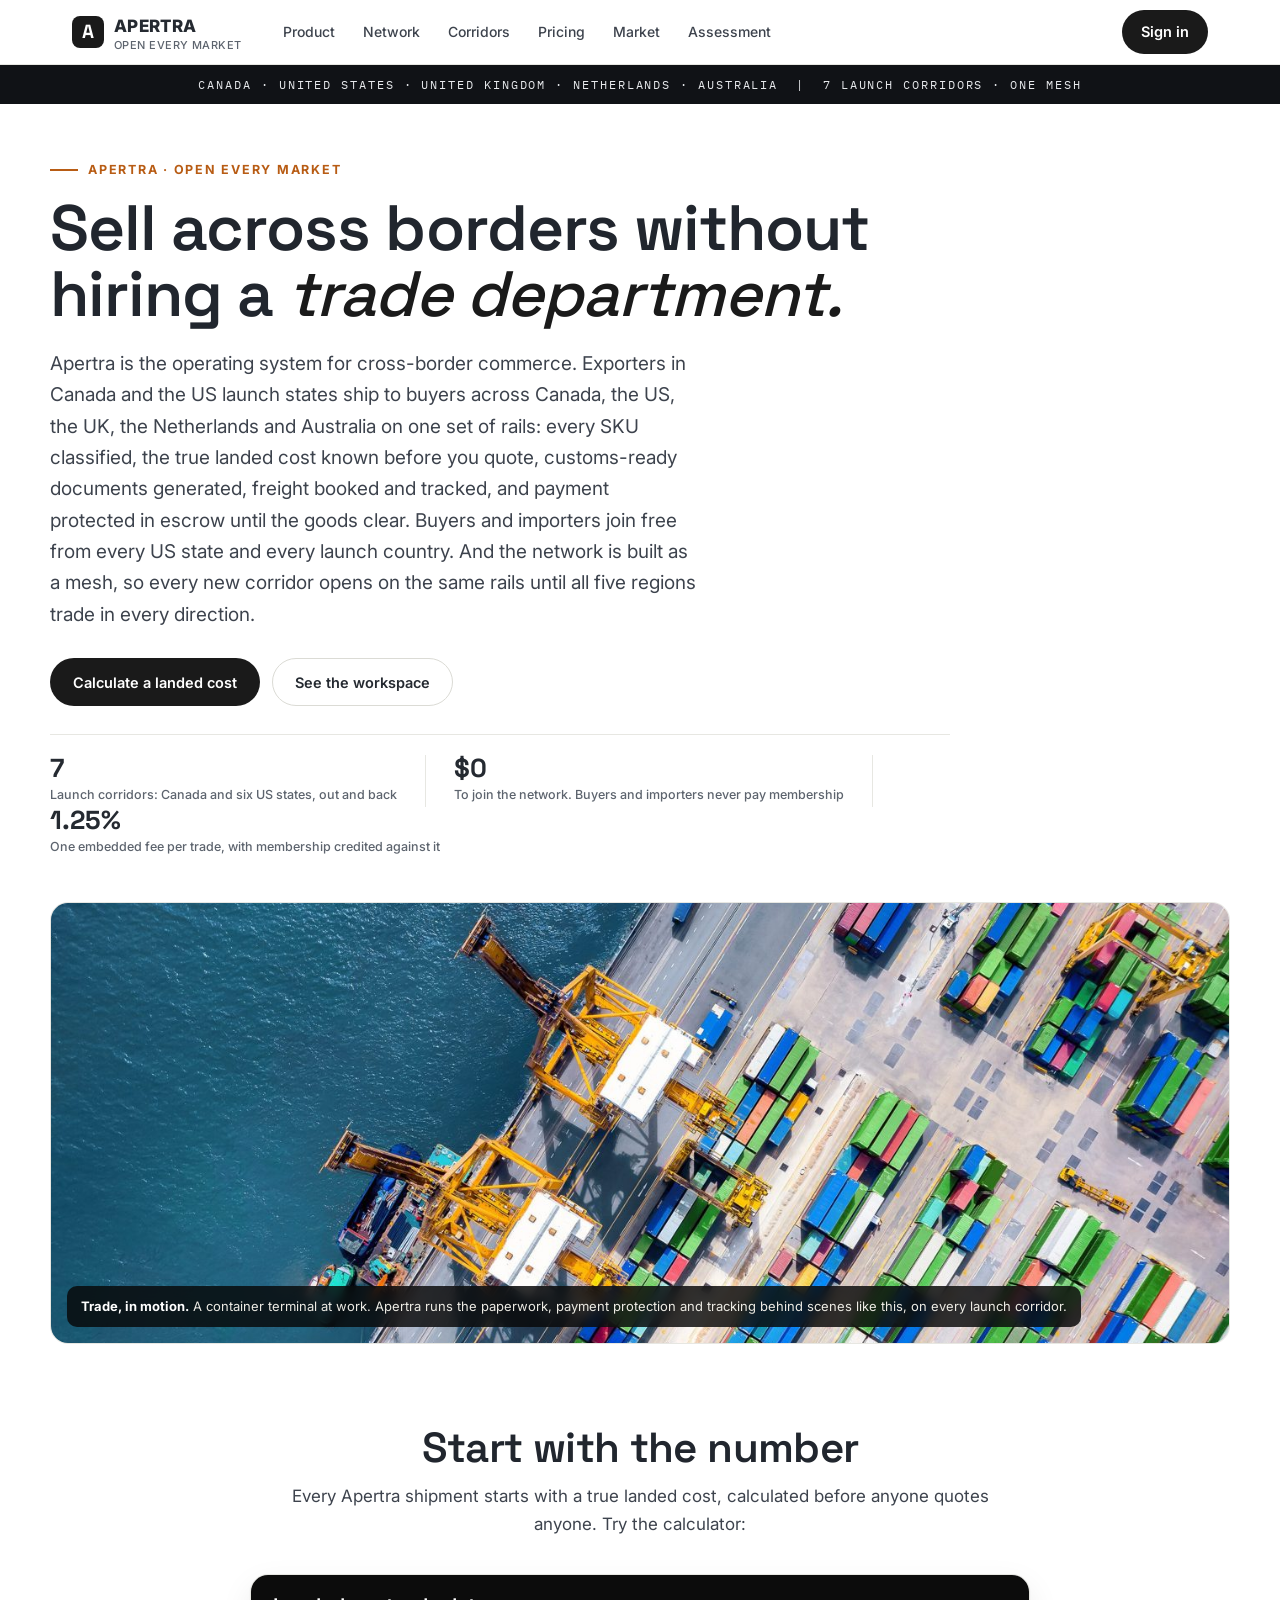
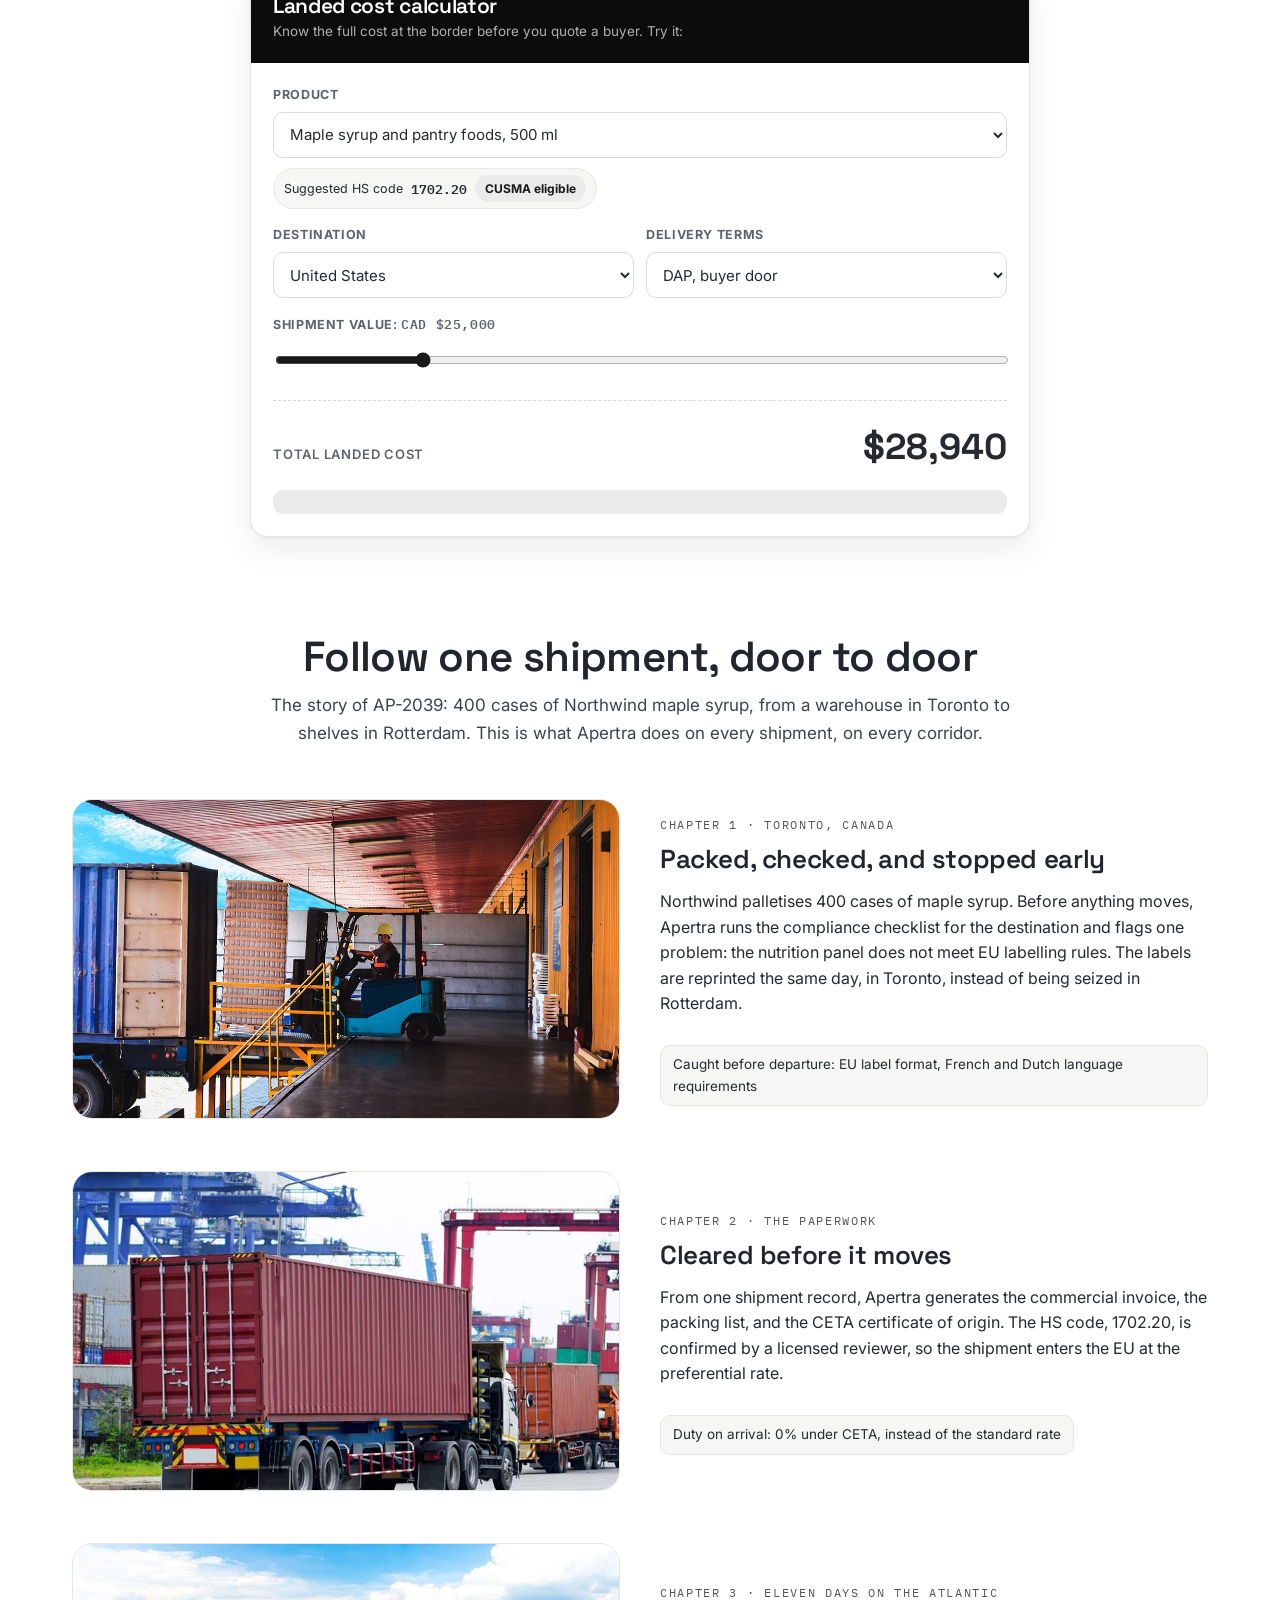
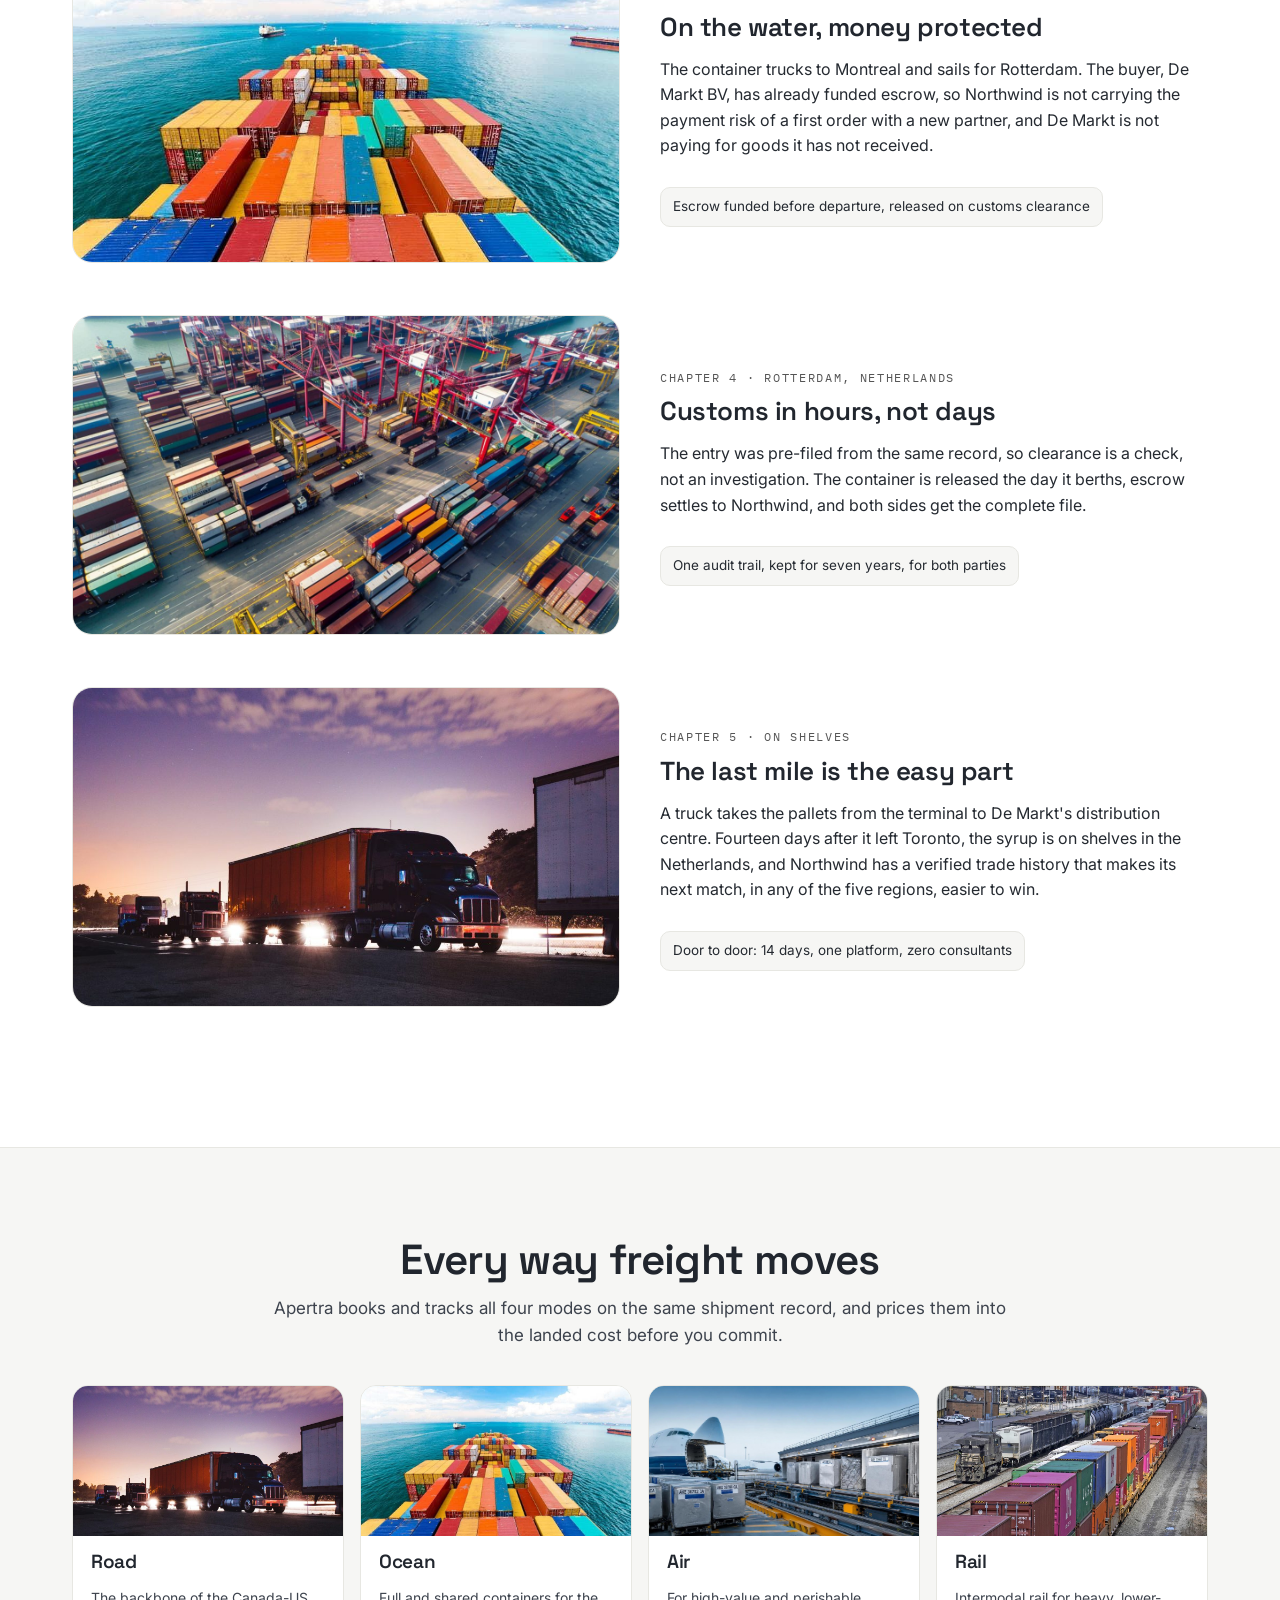
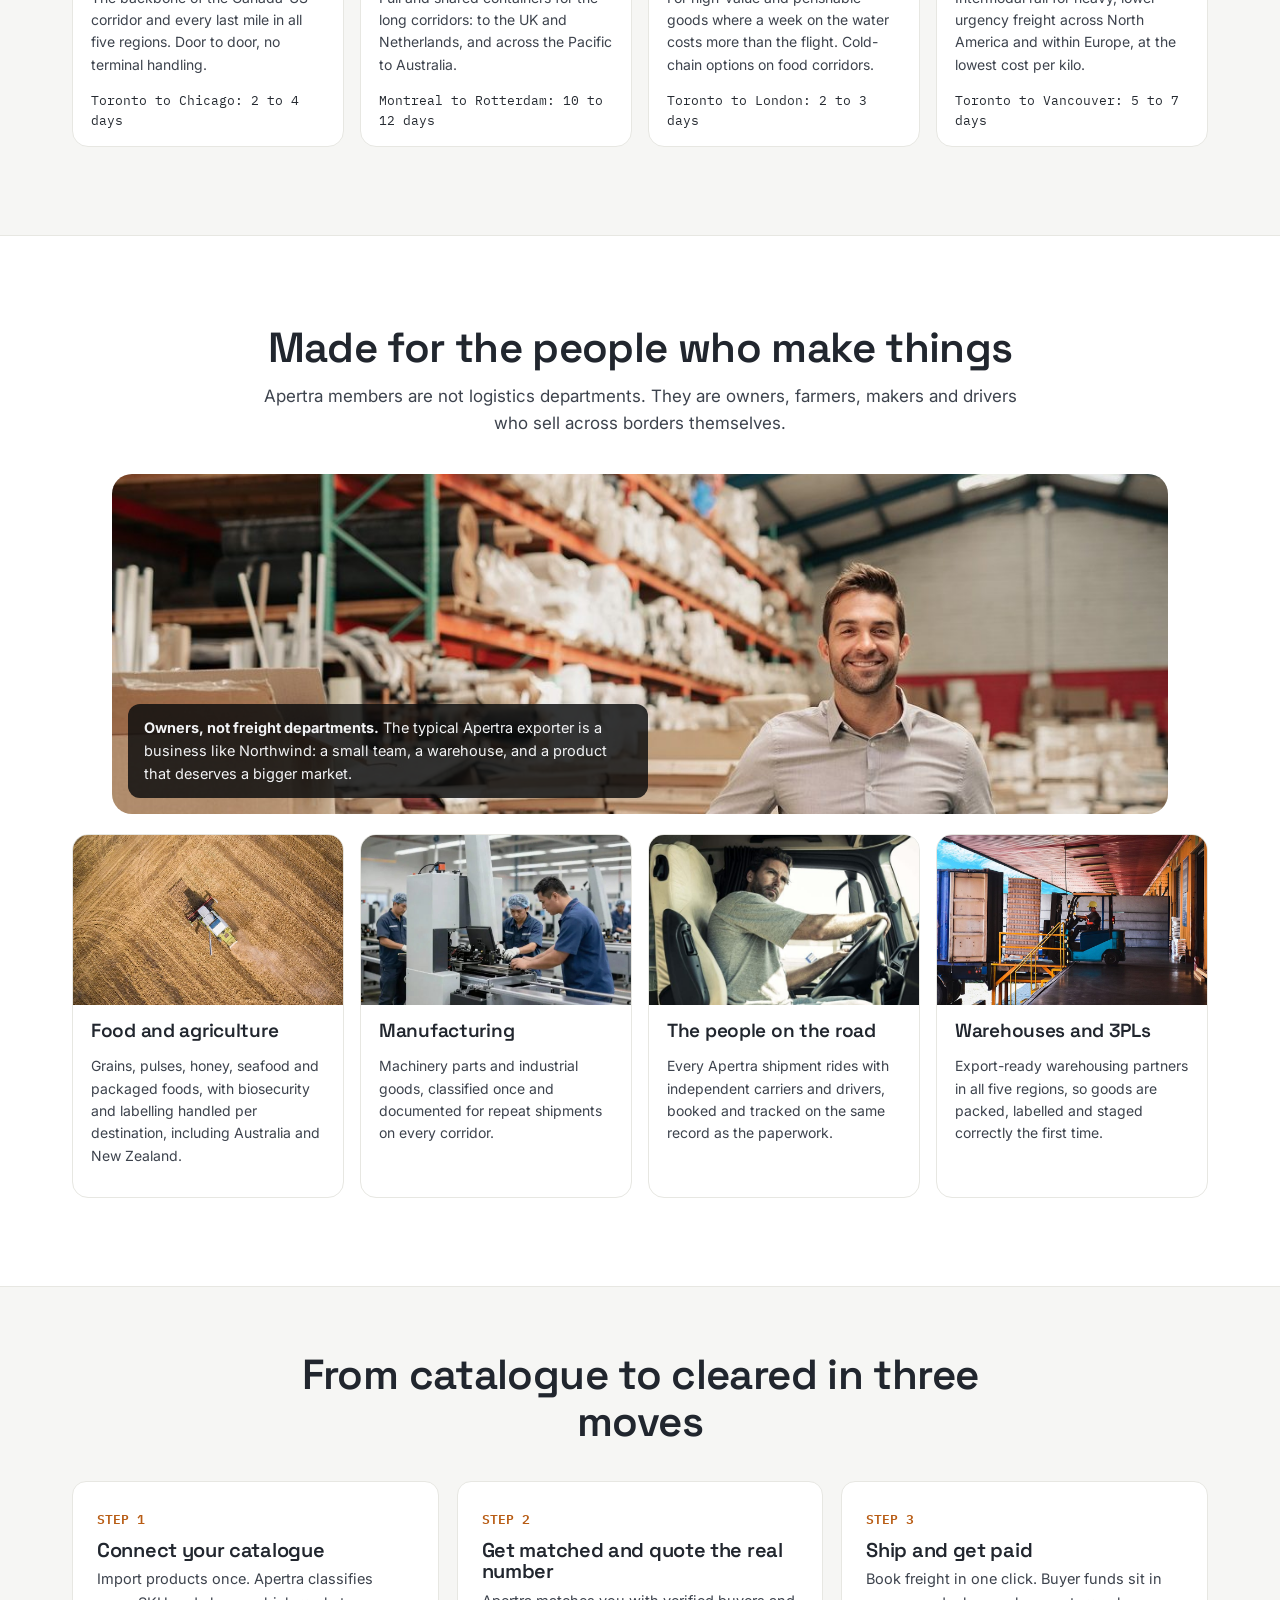
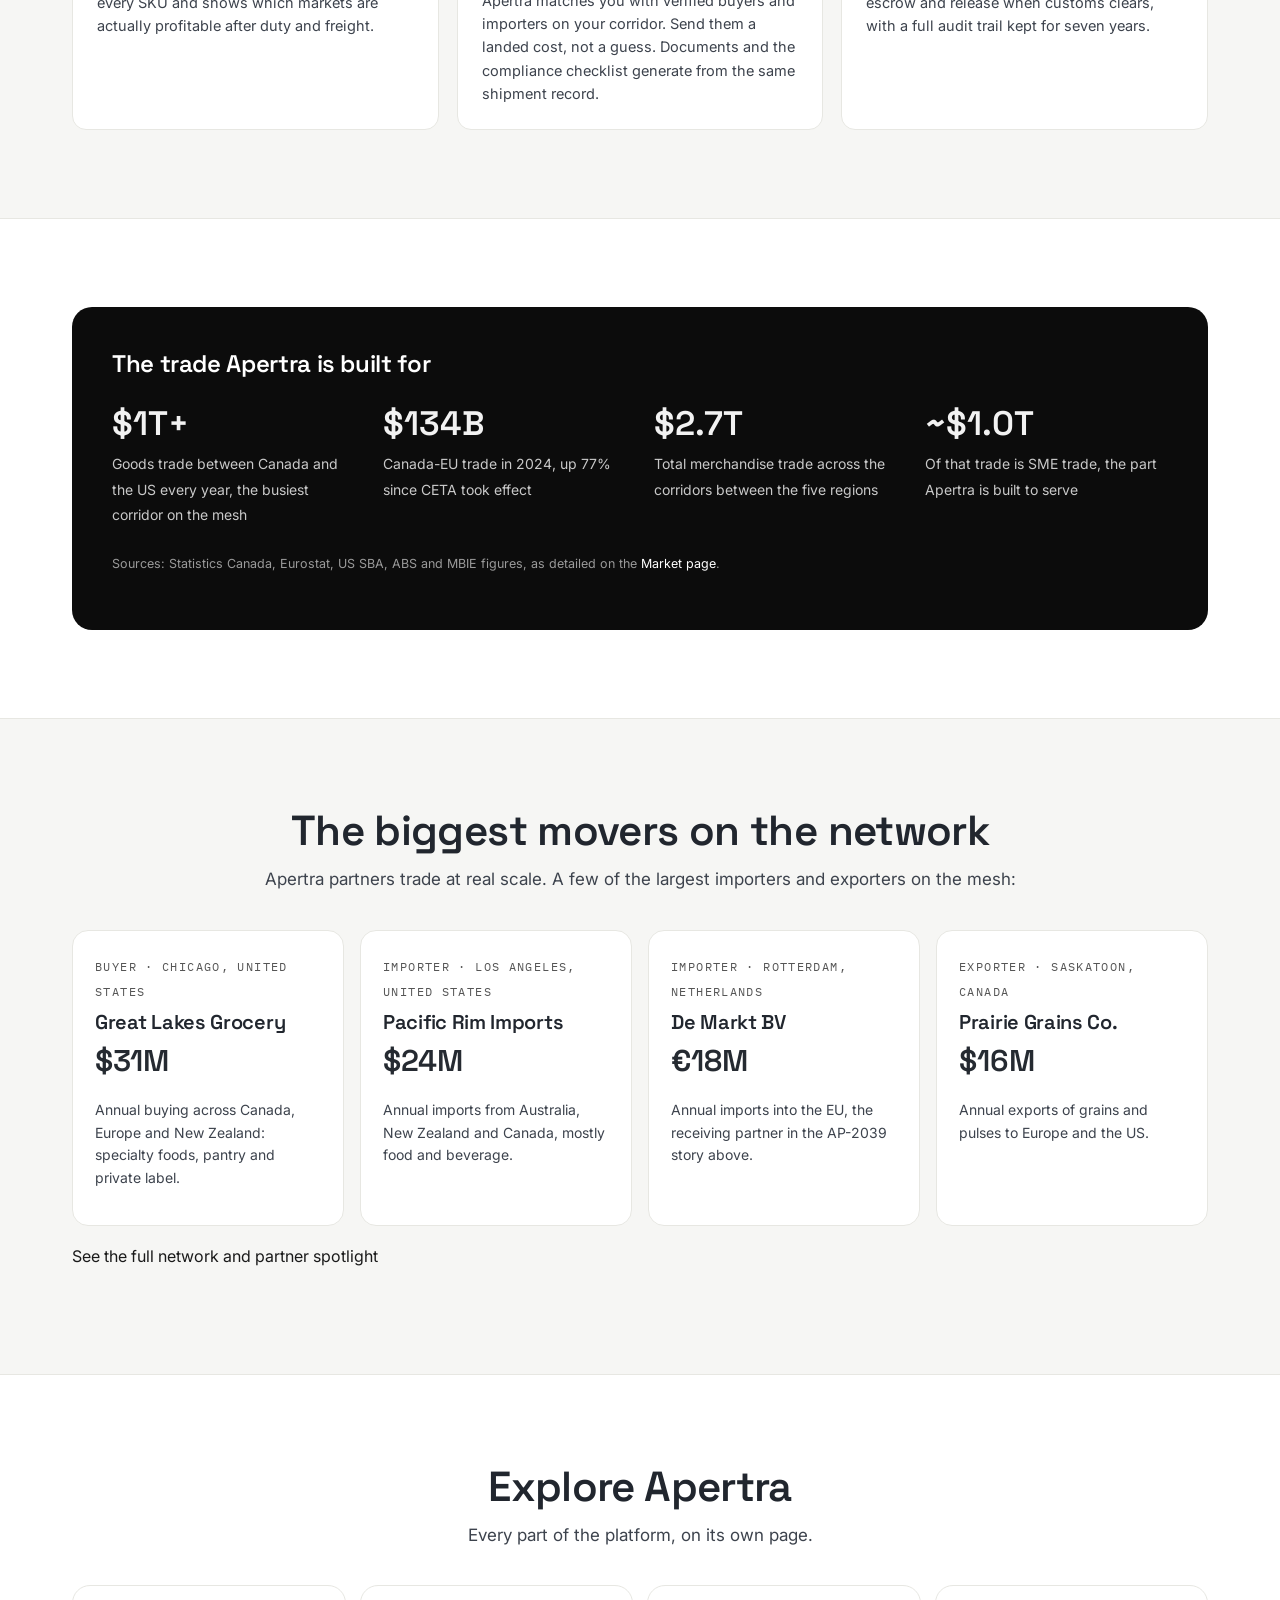
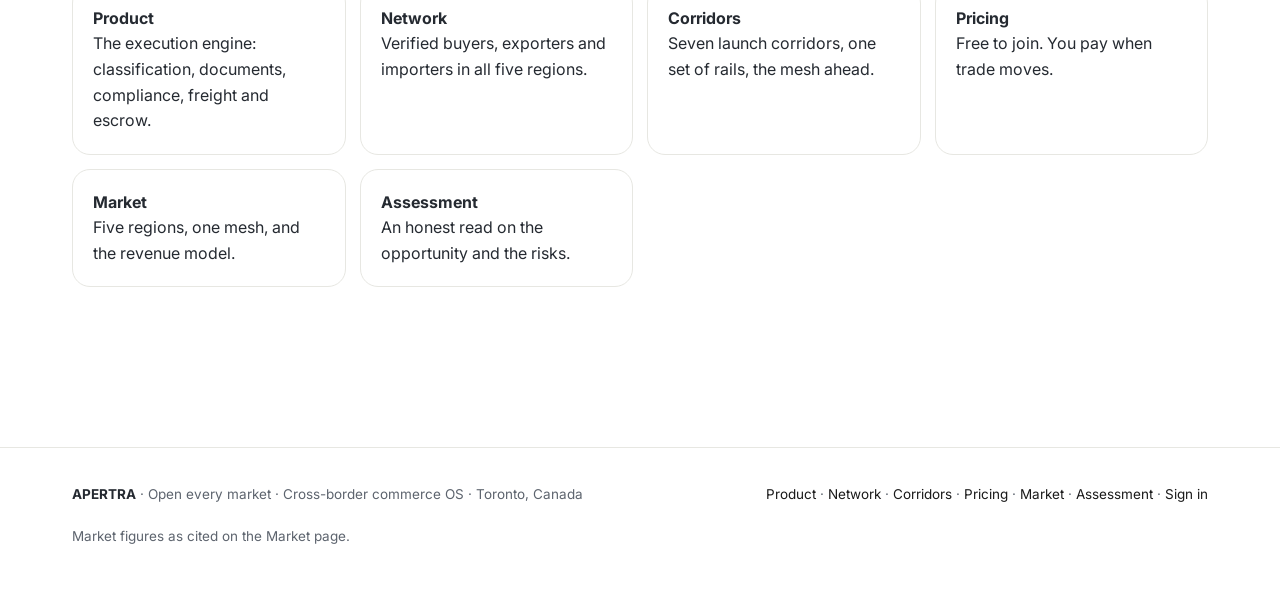
<file: index.html>
<!DOCTYPE html>
<html lang="en">
<head>
<meta charset="utf-8">
<meta name="viewport" content="width=device-width, initial-scale=1, viewport-fit=cover">
<meta name="color-scheme" content="light dark">
<link rel="icon" href="data:,">
<title>Apertra - Open every market</title>
<link rel="preconnect" href="https://fonts.googleapis.com">
<link rel="preconnect" href="https://fonts.gstatic.com" crossorigin>
<link href="https://fonts.googleapis.com/css2?family=Space+Grotesk:wght@400;500;600;700&family=Inter:wght@400;500;600;700&family=IBM+Plex+Mono:wght@400;500;600&display=swap" rel="stylesheet">
<link rel="stylesheet" href="assets/site.css?v=30">
</head>
<body class="marketing">
<header class="topbar">
  <div class="wrap topbar-in">
    <a class="logo" href="index.html"><span class="logo-mark">A</span><span>APERTRA<small>Open every market</small></span></a>
    <nav class="navlinks" id="landing-nav">
      <a href="product.html">Product</a><a href="network.html">Network</a><a href="corridors.html">Corridors</a><a href="pricing.html">Pricing</a><a href="market.html">Market</a><a href="assessment.html">Assessment</a>
    </nav>
    <div class="top-actions">
      <a class="btn btn-primary" href="https://apertra-trade.github.io/development/workspace.html">Sign in</a>
    </div>
  </div>
</header>
<div class="ap-ticker">Canada · United States · United Kingdom · Netherlands · Australia &nbsp;|&nbsp; 7 launch corridors · One mesh</div>
<div id="view-landing" class="active">
<main>

  <div class="wrap hero">
    <div class="hero-grid" style="grid-template-columns:1fr;max-width:900px">
      <div>
        <p class="kicker">Apertra · Open every market</p>
        <h1>Sell across borders without hiring a <em>trade department.</em></h1>
        <p class="lede">Apertra is the operating system for cross-border commerce. Exporters in Canada and the US launch states ship to buyers across Canada, the US, the UK, the Netherlands and Australia on one set of rails: every SKU classified, the true landed cost known before you quote, customs-ready documents generated, freight booked and tracked, and payment protected in escrow until the goods clear. Buyers and importers join free from every US state and every launch country. And the network is built as a mesh, so every new corridor opens on the same rails until all five regions trade in every direction.</p>
        <div class="hero-ctas">
          <a class="btn btn-primary" href="#calculator" style="min-height:48px;padding:0 22px">Calculate a landed cost</a>
          <button type="button" class="btn btn-ghost" style="min-height:48px;padding:0 22px" data-view="app">See the workspace</button>
        </div>
        <div class="hero-proof">
          <div class="proof-item"><b>7</b><span>Launch corridors: Canada and six US states, out and back</span></div>
          <div class="proof-item"><b>$0</b><span>To join the network. Buyers and importers never pay membership</span></div>
          <div class="proof-item"><b>1.25%</b><span>One embedded fee per trade, with membership credited against it</span></div>
        </div>
      </div>

      <!-- Calculator -->
      
    </div>

    <figure class="hero-photo" style="margin-left:0;margin-right:0">
      <img class="ap-hero-img" src="assets/ship-terminal.jpg" alt="Aerial view of a container terminal with gantry cranes loading a container ship">
      <figcaption><b>Trade, in motion.</b> A container terminal at work. Apertra runs the paperwork, payment protection and tracking behind scenes like this, on every launch corridor.</figcaption>
    </figure>
  </div>
  <section class="calc-band">
    <div class="wrap">
      <div class="sec-head center"><h2>Start with the number</h2><p>Every Apertra shipment starts with a true landed cost, calculated before anyone quotes anyone. Try the calculator:</p></div>
      <div class="calc" id="calculator">
        <div class="calc-head">
          <h3>Landed cost calculator</h3>
          <p>Know the full cost at the border before you quote a buyer. Try it:</p>
        </div>
        <div class="calc-body">
          <div class="field">
            <label for="calc-product">Product</label>
            <select id="calc-product">
              <option value="maple">Maple syrup and pantry foods, 500 ml</option>
              <option value="skincare">Natural skincare and cosmetics</option>
              <option value="parts">Industrial machinery parts, steel</option>
              <option value="honey">Honey and specialty foods, jars</option>
            </select>
            <span class="hs-chip">Suggested HS code <span class="mono" id="calc-hs">1702.20</span> <span class="tag green" id="calc-fta">CUSMA eligible</span></span>
          </div>
          <div class="field-row">
            <div class="field">
              <label for="calc-dest">Destination</label>
              <select id="calc-dest">
                <option value="us">United States</option>
                <option value="uk">United Kingdom</option>
                <option value="nl">Netherlands</option>
                <option value="au">Australia</option>
              </select>
            </div>
            <div class="field">
              <label for="calc-terms">Delivery terms</label>
              <select id="calc-terms">
                <option value="dap">DAP, buyer door</option>
                <option value="ddp">DDP, duties paid</option>
                <option value="exw">EXW, factory gate</option>
              </select>
            </div>
          </div>
          <div class="field">
            <label>Shipment value: <span class="range-val" id="calc-val-label">CAD $25,000</span></label>
            <input type="range" id="calc-value" min="2000" max="120000" step="1000" value="25000">
          </div>
          <div class="calc-result">
            <div class="calc-total"><span>Total landed cost</span><b id="calc-total">$28,940</b></div>
            <div id="calc-bars"></div>
            <div class="calc-note" id="calc-note"></div>
          </div>
        </div>
      </div>
    </div>
  </section>

  <section>
    <div class="wrap">
      <div class="sec-head center"><h2>Follow one shipment, door to door</h2><p>The story of AP-2039: 400 cases of Northwind maple syrup, from a warehouse in Toronto to shelves in Rotterdam. This is what Apertra does on every shipment, on every corridor.</p></div>

      <div class="ap-chapter">
        <img src="assets/ship-warehouse-dock.jpg" alt="Forklift loading palletised export cartons at a warehouse dock">
        <div class="ap-ch-text"><span class="ap-ch-num">Chapter 1 · Toronto, Canada</span><h3>Packed, checked, and stopped early</h3><p>Northwind palletises 400 cases of maple syrup. Before anything moves, Apertra runs the compliance checklist for the destination and flags one problem: the nutrition panel does not meet EU labelling rules. The labels are reprinted the same day, in Toronto, instead of being seized in Rotterdam.</p><span class="ap-fact">Caught before departure: EU label format, French and Dutch language requirements</span></div>
      </div>

      <div class="ap-chapter flip">
        <img src="assets/ship-port-truck.jpg" alt="Container being loaded onto a truck at a port terminal">
        <div class="ap-ch-text"><span class="ap-ch-num">Chapter 2 · The paperwork</span><h3>Cleared before it moves</h3><p>From one shipment record, Apertra generates the commercial invoice, the packing list, and the CETA certificate of origin. The HS code, 1702.20, is confirmed by a licensed reviewer, so the shipment enters the EU at the preferential rate.</p><span class="ap-fact">Duty on arrival: 0% under CETA, instead of the standard rate</span></div>
      </div>

      <div class="ap-chapter">
        <img src="assets/ship-ocean-ship.jpg" alt="Container ship crossing the Atlantic Ocean">
        <div class="ap-ch-text"><span class="ap-ch-num">Chapter 3 · Eleven days on the Atlantic</span><h3>On the water, money protected</h3><p>The container trucks to Montreal and sails for Rotterdam. The buyer, De Markt BV, has already funded escrow, so Northwind is not carrying the payment risk of a first order with a new partner, and De Markt is not paying for goods it has not received.</p><span class="ap-fact">Escrow funded before departure, released on customs clearance</span></div>
      </div>

      <div class="ap-chapter flip">
        <img src="assets/ship-port-aerial.jpg" alt="Aerial view of cranes unloading a container ship at Rotterdam">
        <div class="ap-ch-text"><span class="ap-ch-num">Chapter 4 · Rotterdam, Netherlands</span><h3>Customs in hours, not days</h3><p>The entry was pre-filed from the same record, so clearance is a check, not an investigation. The container is released the day it berths, escrow settles to Northwind, and both sides get the complete file.</p><span class="ap-fact">One audit trail, kept for seven years, for both parties</span></div>
      </div>

      <div class="ap-chapter">
        <img src="assets/ship-trucks-dusk.jpg" alt="Trucks on the highway at dusk carrying the final delivery">
        <div class="ap-ch-text"><span class="ap-ch-num">Chapter 5 · On shelves</span><h3>The last mile is the easy part</h3><p>A truck takes the pallets from the terminal to De Markt's distribution centre. Fourteen days after it left Toronto, the syrup is on shelves in the Netherlands, and Northwind has a verified trade history that makes its next match, in any of the five regions, easier to win.</p><span class="ap-fact">Door to door: 14 days, one platform, zero consultants</span></div>
      </div>
    </div>
  </section>

  <section class="alt">
    <div class="wrap">
      <div class="sec-head center"><h2>Every way freight moves</h2><p>Apertra books and tracks all four modes on the same shipment record, and prices them into the landed cost before you commit.</p></div>
      <div class="ap-mode-grid">
        <div class="ap-mode"><img src="assets/ship-trucks-dusk.jpg" alt="Semi trucks on a highway at dusk"><div class="ap-mode-body"><h3>Road</h3><p>The backbone of the Canada-US corridor and every last mile in all five regions. Door to door, no terminal handling.</p><span class="ap-transit">Toronto to Chicago: 2 to 4 days</span></div></div>
        <div class="ap-mode"><img src="assets/ship-ocean-ship.jpg" alt="Container ship at sea"><div class="ap-mode-body"><h3>Ocean</h3><p>Full and shared containers for the long corridors: to the UK and Netherlands, and across the Pacific to Australia.</p><span class="ap-transit">Montreal to Rotterdam: 10 to 12 days</span></div></div>
        <div class="ap-mode"><img src="assets/ship-air-cargo.jpg" alt="Cargo containers being loaded into a freighter aircraft"><div class="ap-mode-body"><h3>Air</h3><p>For high-value and perishable goods where a week on the water costs more than the flight. Cold-chain options on food corridors.</p><span class="ap-transit">Toronto to London: 2 to 3 days</span></div></div>
        <div class="ap-mode"><img src="assets/ship-rail-yard.jpg" alt="Freight train carrying containers through a rail yard"><div class="ap-mode-body"><h3>Rail</h3><p>Intermodal rail for heavy, lower-urgency freight across North America and within Europe, at the lowest cost per kilo.</p><span class="ap-transit">Toronto to Vancouver: 5 to 7 days</span></div></div>
      </div>
    </div>
  </section>

  <section>
    <div class="wrap">
      <div class="sec-head center"><h2>Made for the people who make things</h2><p>Apertra members are not logistics departments. They are owners, farmers, makers and drivers who sell across borders themselves.</p></div>
      <figure class="ap-banner">
        <img src="assets/ind-owner.jpg" alt="Business owner standing in his warehouse among shelving and stock">
        <figcaption><b>Owners, not freight departments.</b> The typical Apertra exporter is a business like Northwind: a small team, a warehouse, and a product that deserves a bigger market.</figcaption>
      </figure>
      <div class="ap-ind-grid">
        <div class="ap-ind"><img src="assets/ind-farm.jpg" alt="Combine harvester working a golden grain field from above"><div class="ap-mode-body"><h3>Food and agriculture</h3><p>Grains, pulses, honey, seafood and packaged foods, with biosecurity and labelling handled per destination, including Australia and New Zealand.</p></div></div>
        <div class="ap-ind"><img src="assets/ind-factory.jpg" alt="Workers operating machinery on a manufacturing floor"><div class="ap-mode-body"><h3>Manufacturing</h3><p>Machinery parts and industrial goods, classified once and documented for repeat shipments on every corridor.</p></div></div>
        <div class="ap-ind"><img src="assets/ind-driver.jpg" alt="Truck driver at the wheel of his cab"><div class="ap-mode-body"><h3>The people on the road</h3><p>Every Apertra shipment rides with independent carriers and drivers, booked and tracked on the same record as the paperwork.</p></div></div>
        <div class="ap-ind"><img src="assets/ship-warehouse-dock.jpg" alt="Forklift loading pallets at a warehouse dock"><div class="ap-mode-body"><h3>Warehouses and 3PLs</h3><p>Export-ready warehousing partners in all five regions, so goods are packed, labelled and staged correctly the first time.</p></div></div>
      </div>
    </div>
  </section>

  <!-- Friction -->
  <section class="alt" style="padding-top:64px">
    <div class="wrap">
      <div class="sec-head center"><h2>From catalogue to cleared in three moves</h2></div>
      <div class="steps">
        <div class="step"><span class="n">STEP 1</span><h3>Connect your catalogue</h3><p>Import products once. Apertra classifies every SKU and shows which markets are actually profitable after duty and freight.</p></div>
        <div class="step"><span class="n">STEP 2</span><h3>Get matched and quote the real number</h3><p>Apertra matches you with verified buyers and importers on your corridor. Send them a landed cost, not a guess. Documents and the compliance checklist generate from the same shipment record.</p></div>
        <div class="step"><span class="n">STEP 3</span><h3>Ship and get paid</h3><p>Book freight in one click. Buyer funds sit in escrow and release when customs clears, with a full audit trail kept for seven years.</p></div>
      </div>
    </div>
  </section>
  <section>
    <div class="wrap">
      <div class="ap-facts">
        <h2 style="color:#fff;margin-top:0">The trade Apertra is built for</h2>
        <div class="ap-facts-grid">
          <div><b>$1T+</b><span>Goods trade between Canada and the US every year, the busiest corridor on the mesh</span></div>
          <div><b>$134B</b><span>Canada-EU trade in 2024, up 77% since CETA took effect</span></div>
          <div><b>$2.7T</b><span>Total merchandise trade across the corridors between the five regions</span></div>
          <div><b>~$1.0T</b><span>Of that trade is SME trade, the part Apertra is built to serve</span></div>
        </div>
        <p class="ap-src">Sources: Statistics Canada, Eurostat, US SBA, ABS and MBIE figures, as detailed on the <a href="market.html" style="color:#fff">Market page</a>.</p>
      </div>
    </div>
  </section>

  <section class="alt">
    <div class="wrap">
      <div class="sec-head center"><h2>The biggest movers on the network</h2><p>Apertra partners trade at real scale. A few of the largest importers and exporters on the mesh:</p></div>
      <div class="ap-spot-grid">
        <div class="ap-spot"><span class="ap-role">Buyer · Chicago, United States</span><h3>Great Lakes Grocery</h3><span class="ap-vol">$31M</span><p>Annual buying across Canada, Europe and New Zealand: specialty foods, pantry and private label.</p></div>
        <div class="ap-spot"><span class="ap-role">Importer · Los Angeles, United States</span><h3>Pacific Rim Imports</h3><span class="ap-vol">$24M</span><p>Annual imports from Australia, New Zealand and Canada, mostly food and beverage.</p></div>
        <div class="ap-spot"><span class="ap-role">Importer · Rotterdam, Netherlands</span><h3>De Markt BV</h3><span class="ap-vol">€18M</span><p>Annual imports into the EU, the receiving partner in the AP-2039 story above.</p></div>
        <div class="ap-spot"><span class="ap-role">Exporter · Saskatoon, Canada</span><h3>Prairie Grains Co.</h3><span class="ap-vol">$16M</span><p>Annual exports of grains and pulses to Europe and the US.</p></div>
      </div>
      <p style="margin-top:18px"><a href="network.html">See the full network and partner spotlight</a></p>
    </div>
  </section>

<section>
  <div class="wrap">
    <div class="sec-head center"><h2>Explore Apertra</h2><p>Every part of the platform, on its own page.</p></div>
    <div style="display:grid;grid-template-columns:repeat(auto-fit,minmax(220px,1fr));gap:14px">
      <a href="product.html" style="display:block;padding:20px;border:1px solid var(--line);border-radius:18px;color:inherit;text-decoration:none"><b>Product</b><br>The execution engine: classification, documents, compliance, freight and escrow.</a>
      <a href="network.html" style="display:block;padding:20px;border:1px solid var(--line);border-radius:18px;color:inherit;text-decoration:none"><b>Network</b><br>Verified buyers, exporters and importers in all five regions.</a>
      <a href="corridors.html" style="display:block;padding:20px;border:1px solid var(--line);border-radius:18px;color:inherit;text-decoration:none"><b>Corridors</b><br>Seven launch corridors, one set of rails, the mesh ahead.</a>
      <a href="pricing.html" style="display:block;padding:20px;border:1px solid var(--line);border-radius:18px;color:inherit;text-decoration:none"><b>Pricing</b><br>Free to join. You pay when trade moves.</a>
      <a href="market.html" style="display:block;padding:20px;border:1px solid var(--line);border-radius:18px;color:inherit;text-decoration:none"><b>Market</b><br>Five regions, one mesh, and the revenue model.</a>
      <a href="assessment.html" style="display:block;padding:20px;border:1px solid var(--line);border-radius:18px;color:inherit;text-decoration:none"><b>Assessment</b><br>An honest read on the opportunity and the risks.</a>
    </div>
  </div>
</section>


</main>
<footer>
  <div class="wrap foot">
    <span><b style="color:var(--ink)">APERTRA</b> &middot; Open every market &middot; Cross-border commerce OS &middot; Toronto, Canada</span>
    <span><a href="product.html">Product</a> &middot; <a href="network.html">Network</a> &middot; <a href="corridors.html">Corridors</a> &middot; <a href="pricing.html">Pricing</a> &middot; <a href="market.html">Market</a> &middot; <a href="assessment.html">Assessment</a> &middot; <a href="https://apertra-trade.github.io/development/workspace.html">Sign in</a></span>
    <span>Market figures as cited on the Market page.</span>
  </div>
</footer>
</div>

<div hidden aria-hidden="true">





<input type="text" id="net-search" value="">
<button type="button" id="net-invite-btn">invite</button>
<img id="spp-img" alt=""><span id="spp-name"></span><span id="spp-meta"></span><span id="spp-line"></span>
<button type="button" id="spp-btn">preview</button>
<select id="ship-buyer"><option value="northwind" selected>northwind</option></select>
</div>
<script src="assets/site.js?v=16"></script>
<script src="assets/pages.js?v=5"></script>
</body>
</html>
</file>
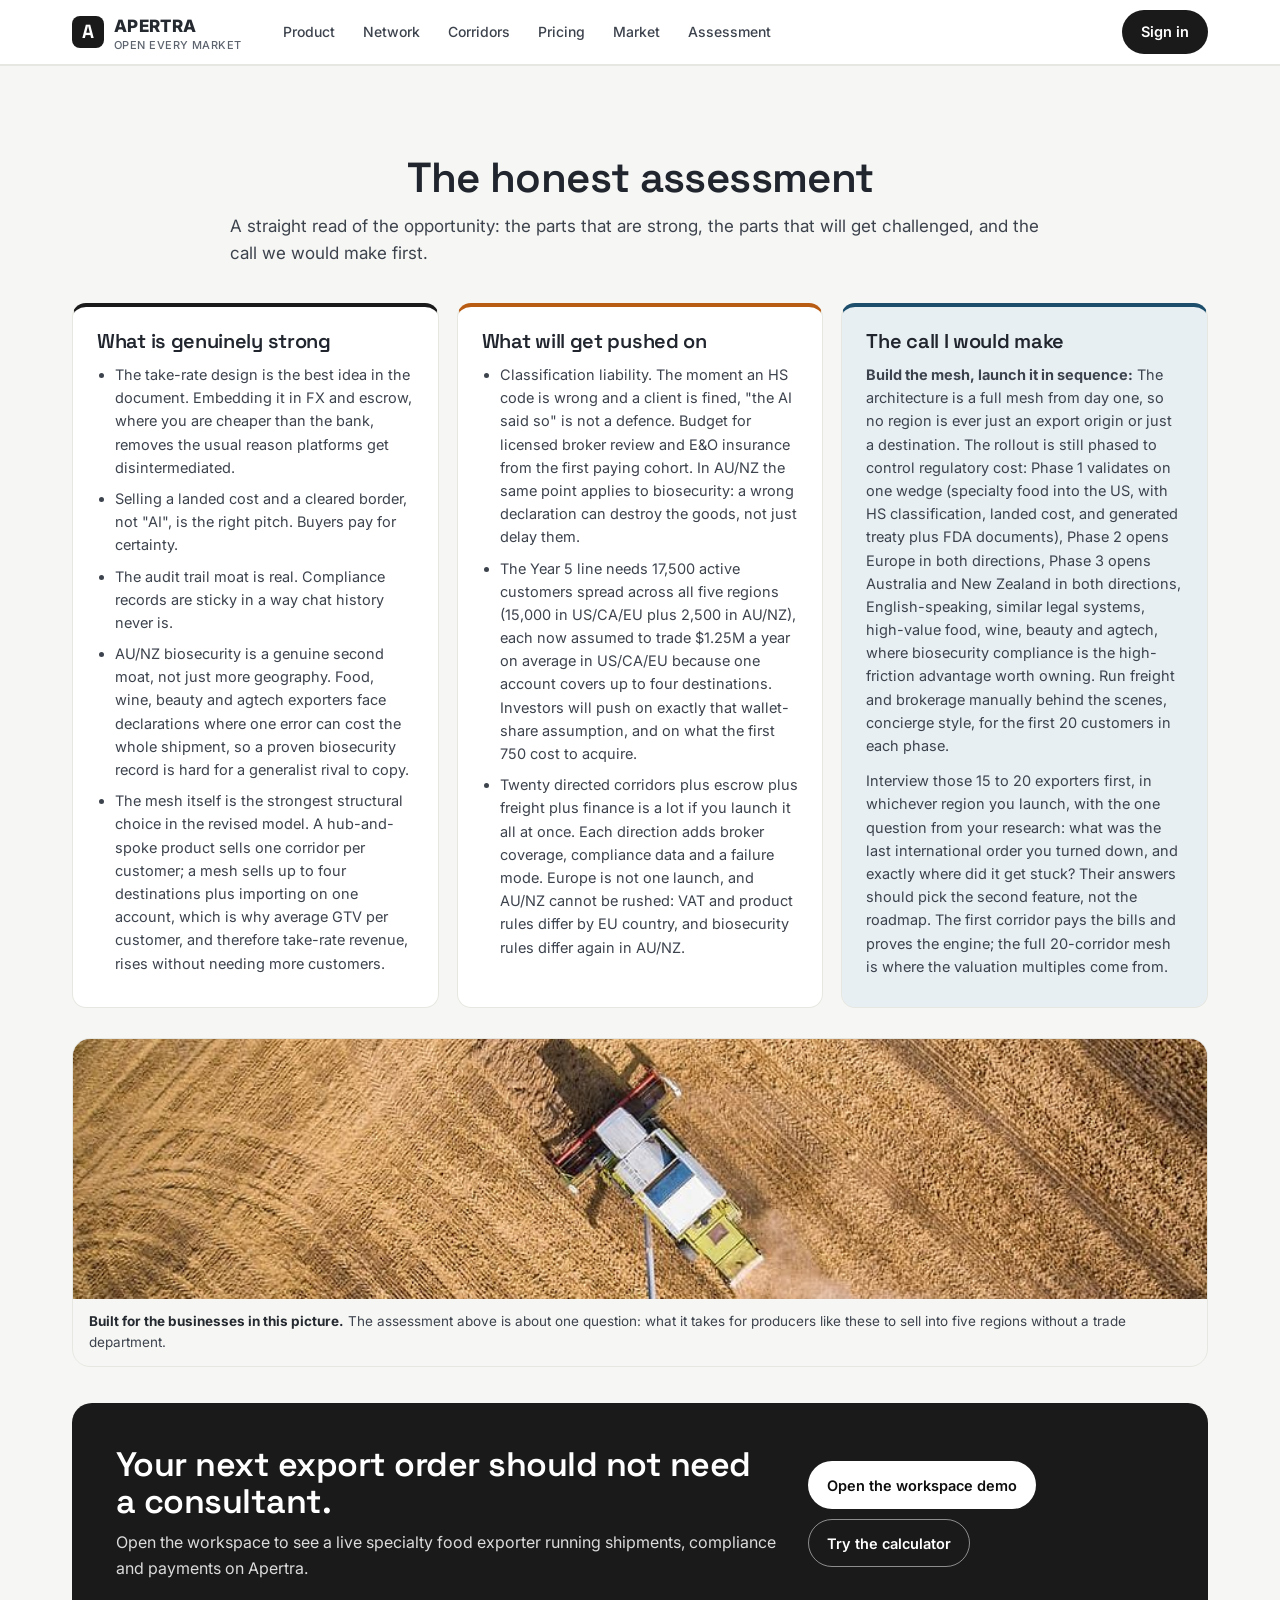
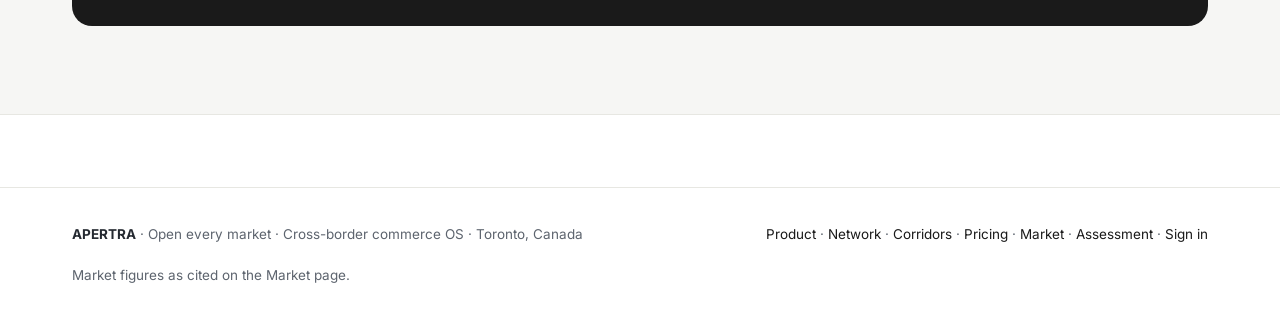
<file: assessment.html>
<!DOCTYPE html>
<html lang="en">
<head>
<meta charset="utf-8">
<meta name="viewport" content="width=device-width, initial-scale=1, viewport-fit=cover">
<meta name="color-scheme" content="light dark">
<link rel="icon" href="data:,">
<title>Assessment - Apertra</title>
<link rel="preconnect" href="https://fonts.googleapis.com">
<link rel="preconnect" href="https://fonts.gstatic.com" crossorigin>
<link href="https://fonts.googleapis.com/css2?family=Space+Grotesk:wght@400;500;600;700&family=Inter:wght@400;500;600;700&family=IBM+Plex+Mono:wght@400;500;600&display=swap" rel="stylesheet">
<link rel="stylesheet" href="assets/site.css?v=30">
</head>
<body class="marketing">
<header class="topbar">
  <div class="wrap topbar-in">
    <a class="logo" href="index.html"><span class="logo-mark">A</span><span>APERTRA<small>Open every market</small></span></a>
    <nav class="navlinks" id="landing-nav">
      <a href="product.html">Product</a><a href="network.html">Network</a><a href="corridors.html">Corridors</a><a href="pricing.html">Pricing</a><a href="market.html">Market</a><a href="assessment.html">Assessment</a>
    </nav>
    <div class="top-actions">
      <a class="btn btn-primary" href="https://apertra-trade.github.io/development/workspace.html">Sign in</a>
    </div>
  </div>
</header>
<div id="view-landing" class="active">
<main>
<section class="alt" id="verdict">
    <div class="wrap">
      <div class="sec-head mid">
        <h2>The honest assessment</h2>
        <p>A straight read of the opportunity: the parts that are strong, the parts that will get challenged, and the call we would make first.</p>
      </div>
      <div class="verdict">
        <div class="v-card good">
          <h3>What is genuinely strong</h3>
          <ul>
            <li>The take-rate design is the best idea in the document. Embedding it in FX and escrow, where you are cheaper than the bank, removes the usual reason platforms get disintermediated.</li>
            <li>Selling a landed cost and a cleared border, not "AI", is the right pitch. Buyers pay for certainty.</li>
            <li>The audit trail moat is real. Compliance records are sticky in a way chat history never is.</li>
            <li>AU/NZ biosecurity is a genuine second moat, not just more geography. Food, wine, beauty and agtech exporters face declarations where one error can cost the whole shipment, so a proven biosecurity record is hard for a generalist rival to copy.</li>
            <li>The mesh itself is the strongest structural choice in the revised model. A hub-and-spoke product sells one corridor per customer; a mesh sells up to four destinations plus importing on one account, which is why average GTV per customer, and therefore take-rate revenue, rises without needing more customers.</li>
          </ul>
        </div>
        <div class="v-card risk">
          <h3>What will get pushed on</h3>
          <ul>
            <li>Classification liability. The moment an HS code is wrong and a client is fined, "the AI said so" is not a defence. Budget for licensed broker review and E&amp;O insurance from the first paying cohort. In AU/NZ the same point applies to biosecurity: a wrong declaration can destroy the goods, not just delay them.</li>
            <li>The Year 5 line needs 17,500 active customers spread across all five regions (15,000 in US/CA/EU plus 2,500 in AU/NZ), each now assumed to trade $1.25M a year on average in US/CA/EU because one account covers up to four destinations. Investors will push on exactly that wallet-share assumption, and on what the first 750 cost to acquire.</li>
            <li>Twenty directed corridors plus escrow plus freight plus finance is a lot if you launch it all at once. Each direction adds broker coverage, compliance data and a failure mode. Europe is not one launch, and AU/NZ cannot be rushed: VAT and product rules differ by EU country, and biosecurity rules differ again in AU/NZ.</li>
          </ul>
        </div>
        <div class="v-card call">
          <h3>The call I would make</h3>
          <p style="margin-bottom:12px"><b>Build the mesh, launch it in sequence:</b> The architecture is a full mesh from day one, so no region is ever just an export origin or just a destination. The rollout is still phased to control regulatory cost: Phase 1 validates on one wedge (specialty food into the US, with HS classification, landed cost, and generated treaty plus FDA documents), Phase 2 opens Europe in both directions, Phase 3 opens Australia and New Zealand in both directions, English-speaking, similar legal systems, high-value food, wine, beauty and agtech, where biosecurity compliance is the high-friction advantage worth owning. Run freight and brokerage manually behind the scenes, concierge style, for the first 20 customers in each phase.</p>
          <p>Interview those 15 to 20 exporters first, in whichever region you launch, with the one question from your research: what was the last international order you turned down, and exactly where did it get stuck? Their answers should pick the second feature, not the roadmap. The first corridor pays the bills and proves the engine; the full 20-corridor mesh is where the valuation multiples come from.</p>
        </div>
      </div>

      <figure style="margin:30px 0 6px;border-radius:18px;overflow:hidden;border:1px solid var(--line)">
        <img src="assets/ind-farm.jpg" alt="Combine harvester working a golden grain field from above" style="width:100%;height:260px;object-fit:cover;display:block">
        <figcaption style="font-size:13.5px;color:var(--ink2);padding:12px 16px"><b style="color:var(--ink)">Built for the businesses in this picture.</b> The assessment above is about one question: what it takes for producers like these to sell into five regions without a trade department.</figcaption>
      </figure>

      <div class="cta-band" style="margin-top:36px">
        <div><h2>Your next export order should not need a consultant.</h2><p>Open the workspace to see a live specialty food exporter running shipments, compliance and payments on Apertra.</p></div>
        <div style="display:flex;gap:10px;flex-wrap:wrap"><button type="button" class="btn btn-light" style="min-height:48px" data-view="app">Open the workspace demo</button><a class="btn" href="index.html#calculator" style="min-height:48px;background:transparent;color:#ffffff;border-color:rgba(255,255,255,.5)">Try the calculator</a></div>
      </div>
    </div>
  </section>

</main>
<footer>
  <div class="wrap foot">
    <span><b style="color:var(--ink)">APERTRA</b> &middot; Open every market &middot; Cross-border commerce OS &middot; Toronto, Canada</span>
    <span><a href="product.html">Product</a> &middot; <a href="network.html">Network</a> &middot; <a href="corridors.html">Corridors</a> &middot; <a href="pricing.html">Pricing</a> &middot; <a href="market.html">Market</a> &middot; <a href="assessment.html">Assessment</a> &middot; <a href="https://apertra-trade.github.io/development/workspace.html">Sign in</a></span>
    <span>Market figures as cited on the Market page.</span>
  </div>
</footer>
</div>

<div hidden aria-hidden="true">
<input type="range" id="calc-value" value="25000">
<select id="calc-product"><option value="maple" selected>maple</option></select>
<select id="calc-dest"><option value="us" selected>us</option></select>
<select id="calc-terms"><option value="dap" selected>dap</option></select>
<span id="calc-total"></span><span id="calc-bars"></span><span id="calc-hs"></span><span id="calc-fta"></span><span id="calc-note"></span><span id="calc-val-label"></span>
<input type="text" id="net-search" value="">
<button type="button" id="net-invite-btn">invite</button>
<img id="spp-img" alt=""><span id="spp-name"></span><span id="spp-meta"></span><span id="spp-line"></span>
<button type="button" id="spp-btn">preview</button>
<select id="ship-buyer"><option value="northwind" selected>northwind</option></select>
</div>
<script src="assets/site.js?v=16"></script>
<script src="assets/pages.js?v=5"></script>
</body>
</html>
</file>
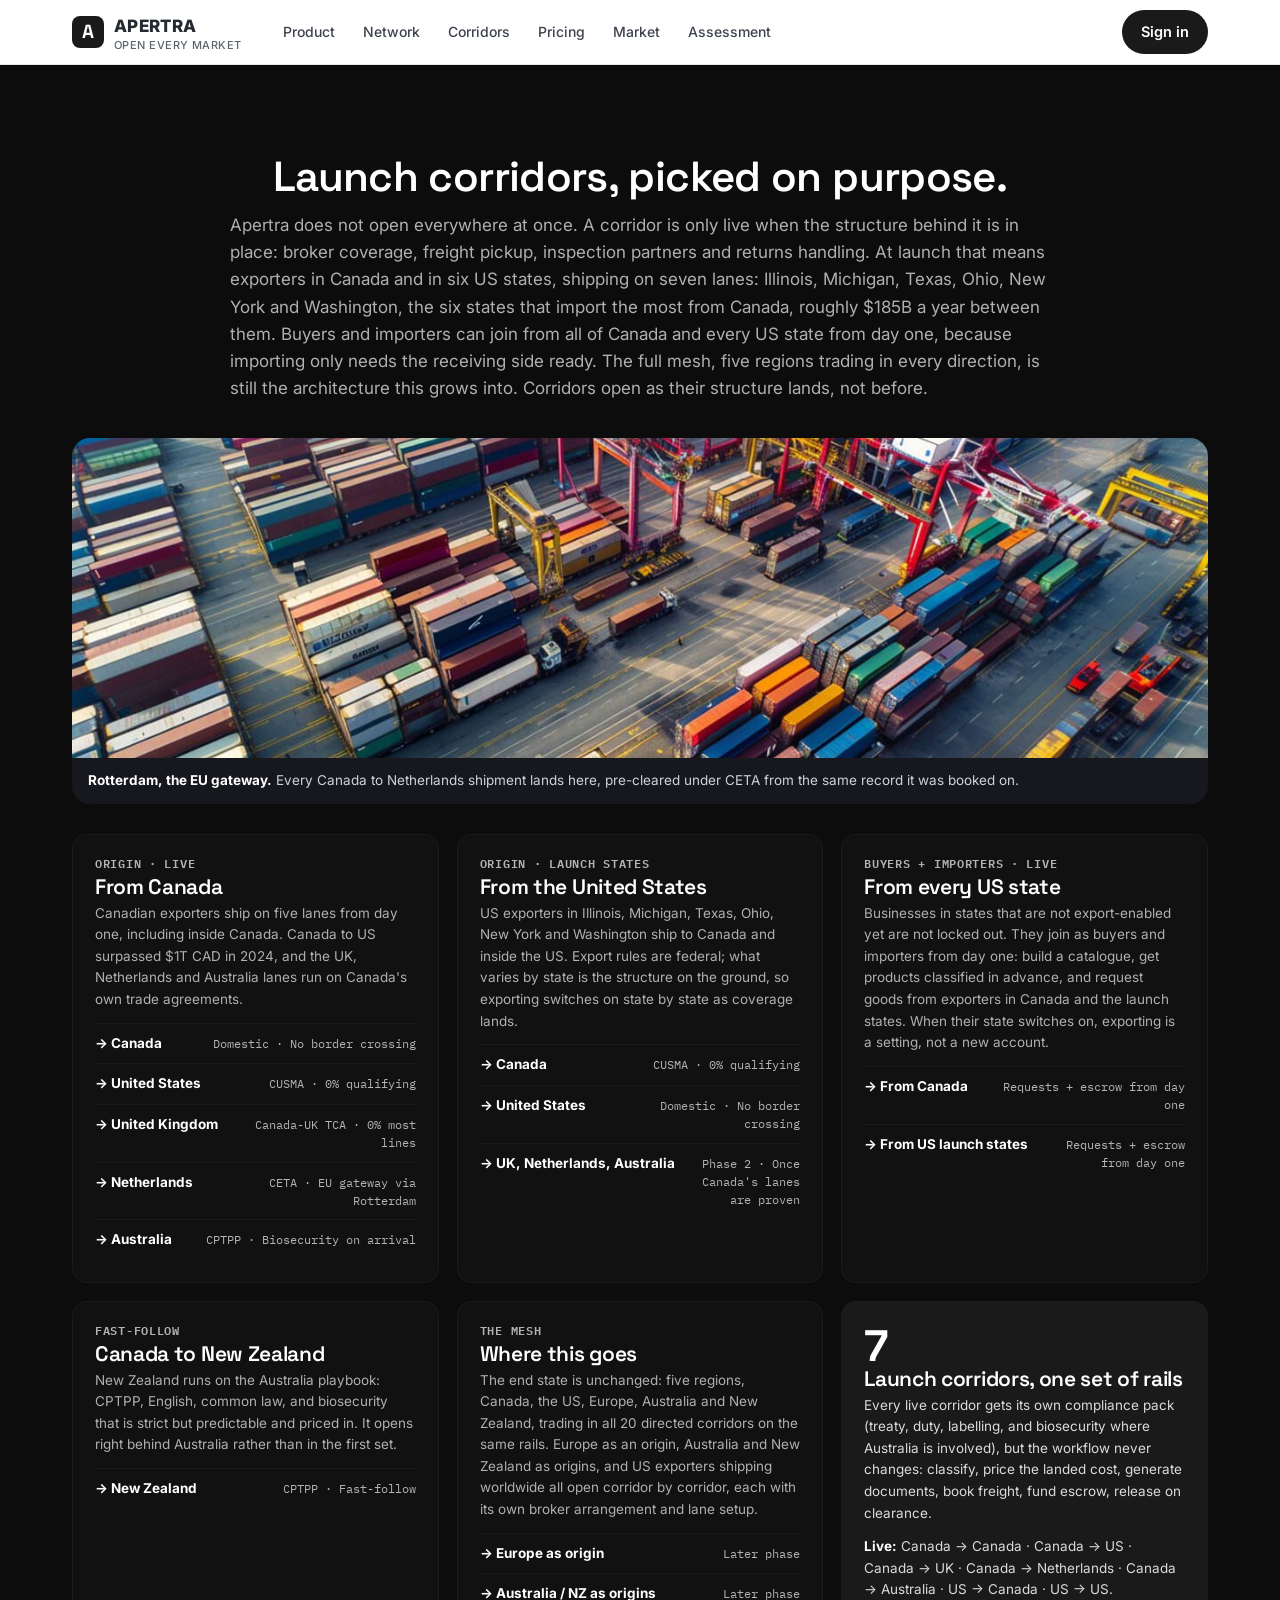
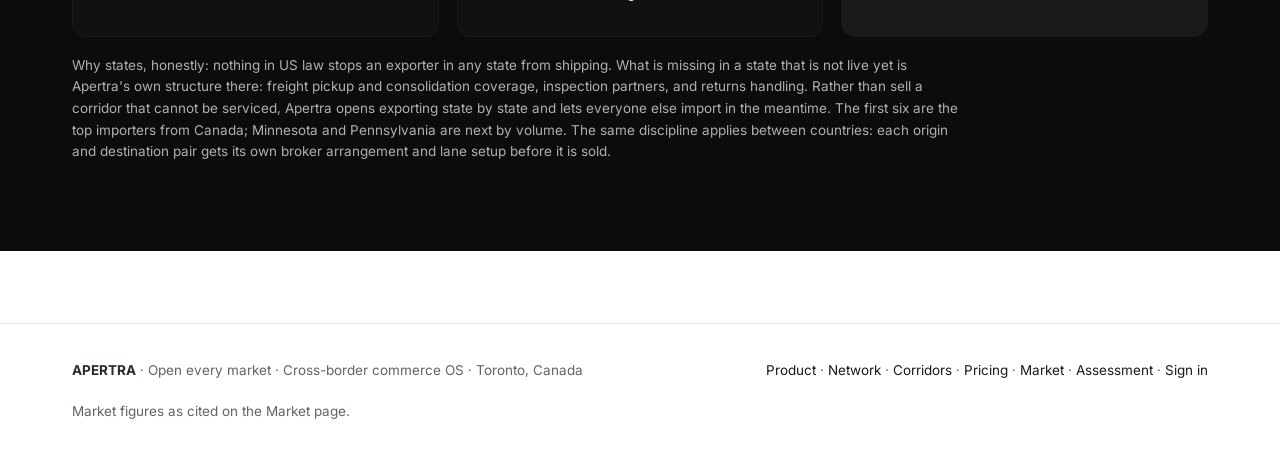
<file: corridors.html>
<!DOCTYPE html>
<html lang="en">
<head>
<meta charset="utf-8">
<meta name="viewport" content="width=device-width, initial-scale=1, viewport-fit=cover">
<meta name="color-scheme" content="light dark">
<link rel="icon" href="data:,">
<title>Corridors - Apertra</title>
<link rel="preconnect" href="https://fonts.googleapis.com">
<link rel="preconnect" href="https://fonts.gstatic.com" crossorigin>
<link href="https://fonts.googleapis.com/css2?family=Space+Grotesk:wght@400;500;600;700&family=Inter:wght@400;500;600;700&family=IBM+Plex+Mono:wght@400;500;600&display=swap" rel="stylesheet">
<link rel="stylesheet" href="assets/site.css?v=30">
</head>
<body class="marketing">
<header class="topbar">
  <div class="wrap topbar-in">
    <a class="logo" href="index.html"><span class="logo-mark">A</span><span>APERTRA<small>Open every market</small></span></a>
    <nav class="navlinks" id="landing-nav">
      <a href="product.html">Product</a><a href="network.html">Network</a><a href="corridors.html">Corridors</a><a href="pricing.html">Pricing</a><a href="market.html">Market</a><a href="assessment.html">Assessment</a>
    </nav>
    <div class="top-actions">
      <a class="btn btn-primary" href="https://apertra-trade.github.io/development/workspace.html">Sign in</a>
    </div>
  </div>
</header>
<div id="view-landing" class="active">
<main>
<section class="dark-sec" id="corridors">
    <div class="wrap">
      <div class="sec-head mid">
        <h2>Launch corridors, picked on purpose.</h2>
        <p>Apertra does not open everywhere at once. A corridor is only live when the structure behind it is in place: broker coverage, freight pickup, inspection partners and returns handling. At launch that means exporters in Canada and in six US states, shipping on seven lanes: Illinois, Michigan, Texas, Ohio, New York and Washington, the six states that import the most from Canada, roughly $185B a year between them. Buyers and importers can join from all of Canada and every US state from day one, because importing only needs the receiving side ready. The full mesh, five regions trading in every direction, is still the architecture this grows into. Corridors open as their structure lands, not before.</p>
      </div>
      <figure style="margin:26px 0 30px;border-radius:18px;overflow:hidden">
        <img src="assets/ship-port-aerial.jpg" alt="Aerial view of gantry cranes unloading a container ship at the Port of Rotterdam" style="width:100%;height:320px;object-fit:cover;display:block">
        <figcaption style="background:#17181d;color:#cfd2d8;font-size:13.5px;padding:12px 16px"><b style="color:#fff">Rotterdam, the EU gateway.</b> Every Canada to Netherlands shipment lands here, pre-cleared under CETA from the same record it was booked on.</figcaption>
      </figure>
      <div class="mesh-grid" aria-label="Apertra launch corridors">
        <div class="mesh-card">
          <h3><span>ORIGIN · LIVE</span>From Canada</h3>
          <p>Canadian exporters ship on five lanes from day one, including inside Canada. Canada to US surpassed $1T CAD in 2024, and the UK, Netherlands and Australia lanes run on Canada's own trade agreements.</p>
          <div class="mesh-dest"><b>→ Canada</b><span>Domestic · No border crossing</span></div>
          <div class="mesh-dest"><b>→ United States</b><span>CUSMA · 0% qualifying</span></div>
          <div class="mesh-dest"><b>→ United Kingdom</b><span>Canada-UK TCA · 0% most lines</span></div>
          <div class="mesh-dest"><b>→ Netherlands</b><span>CETA · EU gateway via Rotterdam</span></div>
          <div class="mesh-dest"><b>→ Australia</b><span>CPTPP · Biosecurity on arrival</span></div>
        </div>
        <div class="mesh-card">
          <h3><span>ORIGIN · LAUNCH STATES</span>From the United States</h3>
          <p>US exporters in Illinois, Michigan, Texas, Ohio, New York and Washington ship to Canada and inside the US. Export rules are federal; what varies by state is the structure on the ground, so exporting switches on state by state as coverage lands.</p>
          <div class="mesh-dest"><b>→ Canada</b><span>CUSMA · 0% qualifying</span></div>
          <div class="mesh-dest"><b>→ United States</b><span>Domestic · No border crossing</span></div>
          <div class="mesh-dest"><b>→ UK, Netherlands, Australia</b><span>Phase 2 · Once Canada's lanes are proven</span></div>
        </div>
        <div class="mesh-card">
          <h3><span>BUYERS + IMPORTERS · LIVE</span>From every US state</h3>
          <p>Businesses in states that are not export-enabled yet are not locked out. They join as buyers and importers from day one: build a catalogue, get products classified in advance, and request goods from exporters in Canada and the launch states. When their state switches on, exporting is a setting, not a new account.</p>
          <div class="mesh-dest"><b>→ From Canada</b><span>Requests + escrow from day one</span></div>
          <div class="mesh-dest"><b>→ From US launch states</b><span>Requests + escrow from day one</span></div>
        </div>
        <div class="mesh-card">
          <h3><span>FAST-FOLLOW</span>Canada to New Zealand</h3>
          <p>New Zealand runs on the Australia playbook: CPTPP, English, common law, and biosecurity that is strict but predictable and priced in. It opens right behind Australia rather than in the first set.</p>
          <div class="mesh-dest"><b>→ New Zealand</b><span>CPTPP · Fast-follow</span></div>
        </div>
        <div class="mesh-card">
          <h3><span>THE MESH</span>Where this goes</h3>
          <p>The end state is unchanged: five regions, Canada, the US, Europe, Australia and New Zealand, trading in all 20 directed corridors on the same rails. Europe as an origin, Australia and New Zealand as origins, and US exporters shipping worldwide all open corridor by corridor, each with its own broker arrangement and lane setup.</p>
          <div class="mesh-dest"><b>→ Europe as origin</b><span>Later phase</span></div>
          <div class="mesh-dest"><b>→ Australia / NZ as origins</b><span>Later phase</span></div>
        </div>
        <div class="mesh-card summary">
          <b class="big">7</b>
          <h3>Launch corridors, one set of rails</h3>
          <p>Every live corridor gets its own compliance pack (treaty, duty, labelling, and biosecurity where Australia is involved), but the workflow never changes: classify, price the landed cost, generate documents, book freight, fund escrow, release on clearance.</p>
          <p style="margin-top:10px"><b style="color:#ffffff">Live:</b> Canada → Canada · Canada → US · Canada → UK · Canada → Netherlands · Canada → Australia · US → Canada · US → US.</p>
        </div>
      </div>
      <p style="color:#b0b0b0;font-size:13.5px;margin:18px 0 0;max-width:66em">Why states, honestly: nothing in US law stops an exporter in any state from shipping. What is missing in a state that is not live yet is Apertra's own structure there: freight pickup and consolidation coverage, inspection partners, and returns handling. Rather than sell a corridor that cannot be serviced, Apertra opens exporting state by state and lets everyone else import in the meantime. The first six are the top importers from Canada; Minnesota and Pennsylvania are next by volume. The same discipline applies between countries: each origin and destination pair gets its own broker arrangement and lane setup before it is sold.</p>
    </div>
  </section>

</main>
<footer>
  <div class="wrap foot">
    <span><b style="color:var(--ink)">APERTRA</b> &middot; Open every market &middot; Cross-border commerce OS &middot; Toronto, Canada</span>
    <span><a href="product.html">Product</a> &middot; <a href="network.html">Network</a> &middot; <a href="corridors.html">Corridors</a> &middot; <a href="pricing.html">Pricing</a> &middot; <a href="market.html">Market</a> &middot; <a href="assessment.html">Assessment</a> &middot; <a href="https://apertra-trade.github.io/development/workspace.html">Sign in</a></span>
    <span>Market figures as cited on the Market page.</span>
  </div>
</footer>
</div>

<div hidden aria-hidden="true">
<input type="range" id="calc-value" value="25000">
<select id="calc-product"><option value="maple" selected>maple</option></select>
<select id="calc-dest"><option value="us" selected>us</option></select>
<select id="calc-terms"><option value="dap" selected>dap</option></select>
<span id="calc-total"></span><span id="calc-bars"></span><span id="calc-hs"></span><span id="calc-fta"></span><span id="calc-note"></span><span id="calc-val-label"></span>
<input type="text" id="net-search" value="">
<button type="button" id="net-invite-btn">invite</button>
<img id="spp-img" alt=""><span id="spp-name"></span><span id="spp-meta"></span><span id="spp-line"></span>
<button type="button" id="spp-btn">preview</button>
<select id="ship-buyer"><option value="northwind" selected>northwind</option></select>
</div>
<script src="assets/site.js?v=16"></script>
<script src="assets/pages.js?v=5"></script>
</body>
</html>
</file>
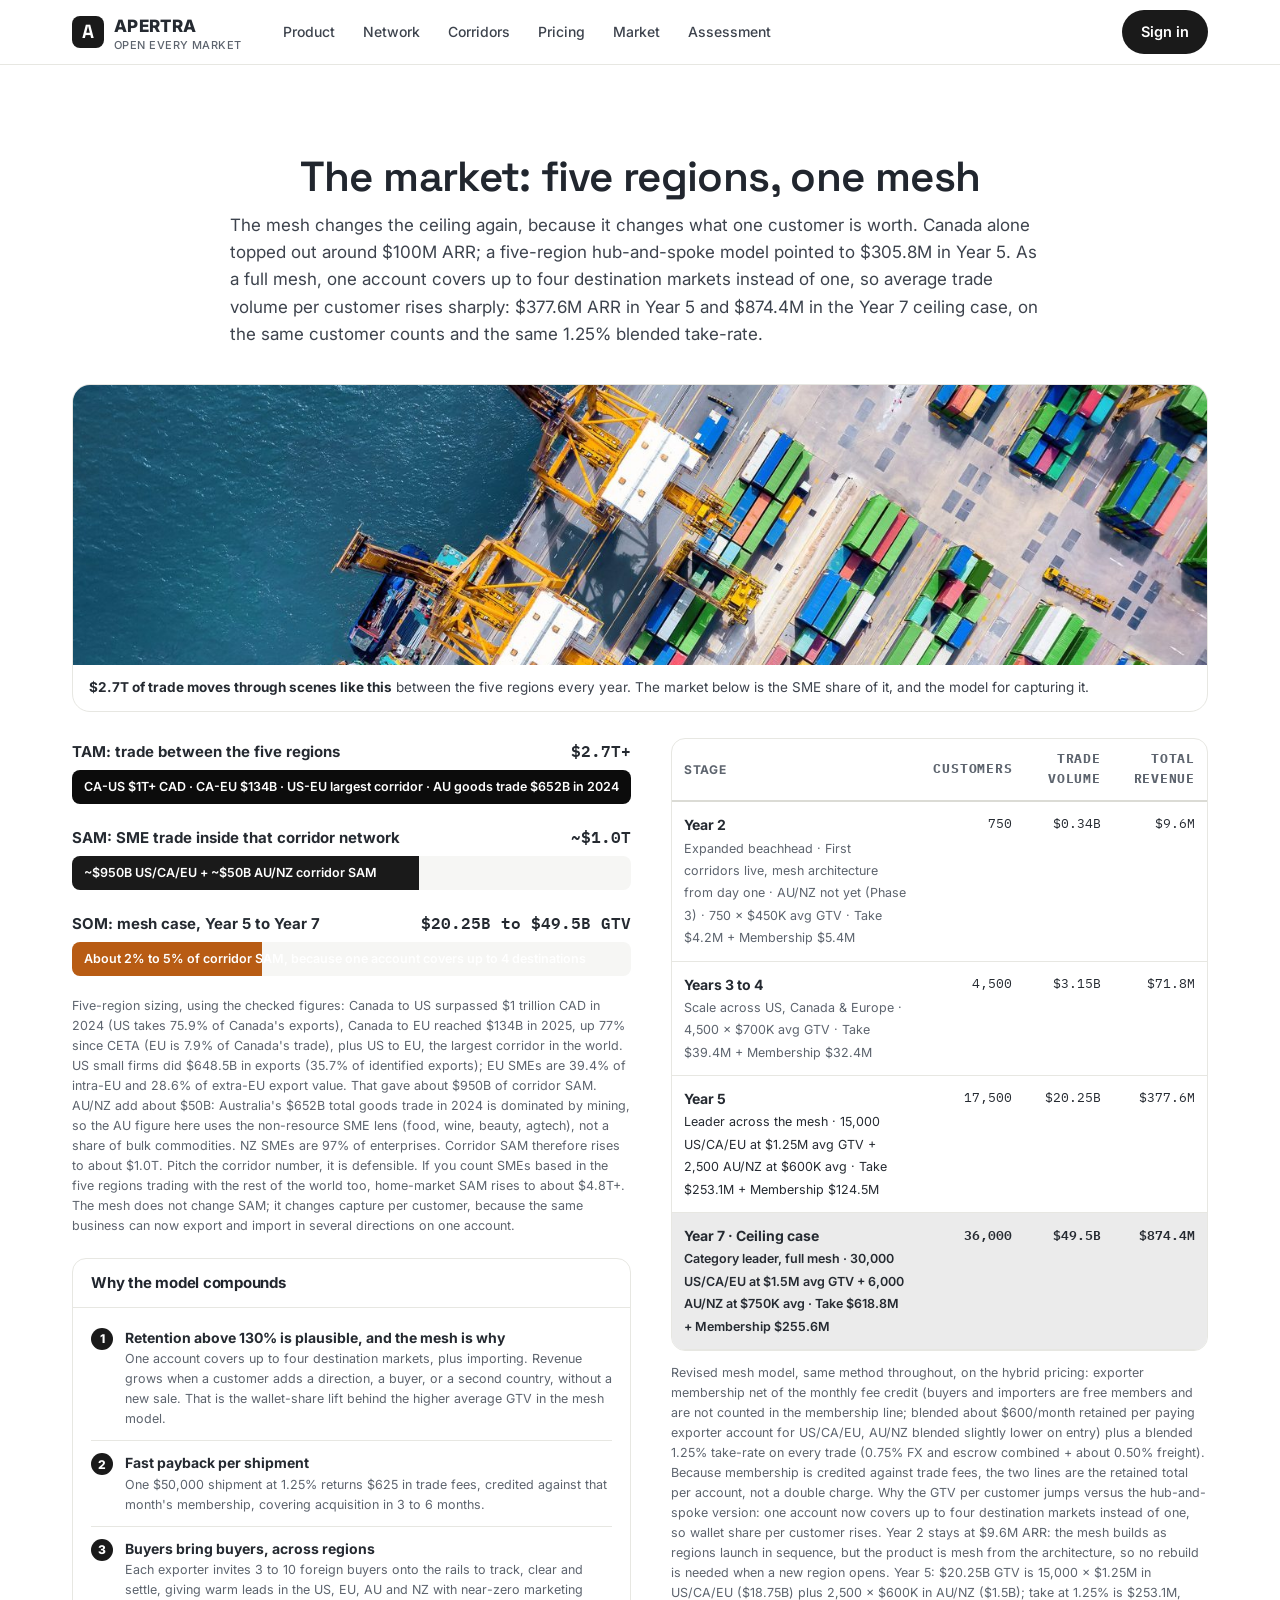
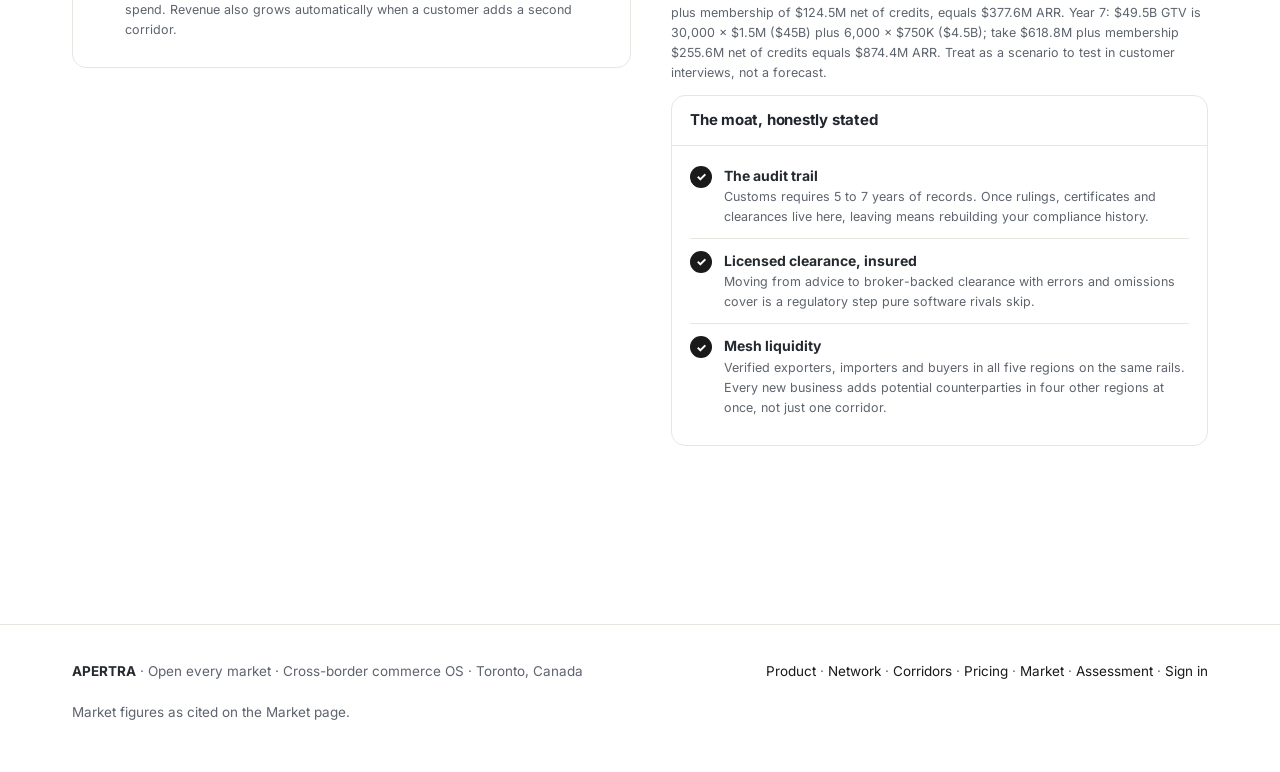
<file: market.html>
<!DOCTYPE html>
<html lang="en">
<head>
<meta charset="utf-8">
<meta name="viewport" content="width=device-width, initial-scale=1, viewport-fit=cover">
<meta name="color-scheme" content="light dark">
<link rel="icon" href="data:,">
<title>Market - Apertra</title>
<link rel="preconnect" href="https://fonts.googleapis.com">
<link rel="preconnect" href="https://fonts.gstatic.com" crossorigin>
<link href="https://fonts.googleapis.com/css2?family=Space+Grotesk:wght@400;500;600;700&family=Inter:wght@400;500;600;700&family=IBM+Plex+Mono:wght@400;500;600&display=swap" rel="stylesheet">
<link rel="stylesheet" href="assets/site.css?v=30">
</head>
<body class="marketing">
<header class="topbar">
  <div class="wrap topbar-in">
    <a class="logo" href="index.html"><span class="logo-mark">A</span><span>APERTRA<small>Open every market</small></span></a>
    <nav class="navlinks" id="landing-nav">
      <a href="product.html">Product</a><a href="network.html">Network</a><a href="corridors.html">Corridors</a><a href="pricing.html">Pricing</a><a href="market.html">Market</a><a href="assessment.html">Assessment</a>
    </nav>
    <div class="top-actions">
      <a class="btn btn-primary" href="https://apertra-trade.github.io/development/workspace.html">Sign in</a>
    </div>
  </div>
</header>
<div id="view-landing" class="active">
<main>
<section id="market">
    <div class="wrap">
      <div class="sec-head mid">
        <h2>The market: five regions, one mesh</h2>
        <p>The mesh changes the ceiling again, because it changes what one customer is worth. Canada alone topped out around $100M ARR; a five-region hub-and-spoke model pointed to $305.8M in Year 5. As a full mesh, one account covers up to four destination markets instead of one, so average trade volume per customer rises sharply: $377.6M ARR in Year 5 and $874.4M in the Year 7 ceiling case, on the same customer counts and the same 1.25% blended take-rate.</p>
      </div>
      <figure style="margin:4px 0 26px;border-radius:18px;overflow:hidden;border:1px solid var(--line)">
        <img src="assets/ship-terminal.jpg" alt="Aerial view of a container terminal with gantry cranes loading a container ship" style="width:100%;height:280px;object-fit:cover;display:block">
        <figcaption style="font-size:13.5px;color:var(--ink2);padding:12px 16px"><b style="color:var(--ink)">$2.7T of trade moves through scenes like this</b> between the five regions every year. The market below is the SME share of it, and the model for capturing it.</figcaption>
      </figure>
      <div class="market-grid">
        <div>
          <div class="funnel-row"><div class="fr-head"><b>TAM: trade between the five regions</b><span>$2.7T+</span></div><div class="funnel-track"><div class="funnel-fill" style="width:100%;background:var(--dark)">CA-US $1T+ CAD · CA-EU $134B · US-EU largest corridor · AU goods trade $652B in 2024</div></div></div>
          <div class="funnel-row"><div class="fr-head"><b>SAM: SME trade inside that corridor network</b><span>~$1.0T</span></div><div class="funnel-track"><div class="funnel-fill" style="width:62%;background:var(--green)">~$950B US/CA/EU + ~$50B AU/NZ corridor SAM</div></div></div>
          <div class="funnel-row"><div class="fr-head"><b>SOM: mesh case, Year 5 to Year 7</b><span>$20.25B to $49.5B GTV</span></div><div class="funnel-track"><div class="funnel-fill" style="width:34%;background:var(--amber)">About 2% to 5% of corridor SAM, because one account covers up to 4 destinations</div></div></div>
          <p class="src-note">Five-region sizing, using the checked figures: Canada to US surpassed $1 trillion CAD in 2024 (US takes 75.9% of Canada's exports), Canada to EU reached $134B in 2025, up 77% since CETA (EU is 7.9% of Canada's trade), plus US to EU, the largest corridor in the world. US small firms did $648.5B in exports (35.7% of identified exports); EU SMEs are 39.4% of intra-EU and 28.6% of extra-EU export value. That gave about $950B of corridor SAM. AU/NZ add about $50B: Australia's $652B total goods trade in 2024 is dominated by mining, so the AU figure here uses the non-resource SME lens (food, wine, beauty, agtech), not a share of bulk commodities. NZ SMEs are 97% of enterprises. Corridor SAM therefore rises to about $1.0T. Pitch the corridor number, it is defensible. If you count SMEs based in the five regions trading with the rest of the world too, home-market SAM rises to about $4.8T+. The mesh does not change SAM; it changes capture per customer, because the same business can now export and import in several directions on one account.</p>
          <div class="panel" style="margin-top:22px">
            <div class="panel-head"><h3>Why the model compounds</h3></div>
            <div class="panel-body">
              <div class="check-item"><span class="check-ic ci-done">1</span><div><b>Retention above 130% is plausible, and the mesh is why</b><small>One account covers up to four destination markets, plus importing. Revenue grows when a customer adds a direction, a buyer, or a second country, without a new sale. That is the wallet-share lift behind the higher average GTV in the mesh model.</small></div></div>
              <div class="check-item"><span class="check-ic ci-done">2</span><div><b>Fast payback per shipment</b><small>One $50,000 shipment at 1.25% returns $625 in trade fees, credited against that month's membership, covering acquisition in 3 to 6 months.</small></div></div>
              <div class="check-item"><span class="check-ic ci-done">3</span><div><b>Buyers bring buyers, across regions</b><small>Each exporter invites 3 to 10 foreign buyers onto the rails to track, clear and settle, giving warm leads in the US, EU, AU and NZ with near-zero marketing spend. Revenue also grows automatically when a customer adds a second corridor.</small></div></div>
            </div>
          </div>
        </div>
        <div>
          <div class="table-card">
            <table>
              <thead><tr><th>Stage</th><th class="num">Customers</th><th class="num">Trade volume</th><th class="num">Total revenue</th></tr></thead>
              <tbody>
                <tr><td><b>Year 2</b><br><span style="color:var(--muted);font-size:12.5px">Expanded beachhead · First corridors live, mesh architecture from day one · AU/NZ not yet (Phase 3) · 750 × $450K avg GTV · Take $4.2M + Membership $5.4M</span></td><td class="num">750</td><td class="num">$0.34B</td><td class="num">$9.6M</td></tr>
                <tr><td><b>Years 3 to 4</b><br><span style="color:var(--muted);font-size:12.5px">Scale across US, Canada &amp; Europe · 4,500 × $700K avg GTV · Take $39.4M + Membership $32.4M</span></td><td class="num">4,500</td><td class="num">$3.15B</td><td class="num">$71.8M</td></tr>
                <tr><td><b>Year 5</b><br><span style="font-size:12.5px">Leader across the mesh · 15,000 US/CA/EU at $1.25M avg GTV + 2,500 AU/NZ at $600K avg · Take $253.1M + Membership $124.5M</span></td><td class="num">17,500</td><td class="num">$20.25B</td><td class="num">$377.6M</td></tr>
                <tr class="hl"><td><b>Year 7 · Ceiling case</b><br><span style="font-size:12.5px">Category leader, full mesh · 30,000 US/CA/EU at $1.5M avg GTV + 6,000 AU/NZ at $750K avg · Take $618.8M + Membership $255.6M</span></td><td class="num">36,000</td><td class="num">$49.5B</td><td class="num">$874.4M</td></tr>
              </tbody>
            </table>
          </div>
          <p class="src-note">Revised mesh model, same method throughout, on the hybrid pricing: exporter membership net of the monthly fee credit (buyers and importers are free members and are not counted in the membership line; blended about $600/month retained per paying exporter account for US/CA/EU, AU/NZ blended slightly lower on entry) plus a blended 1.25% take-rate on every trade (0.75% FX and escrow combined + about 0.50% freight). Because membership is credited against trade fees, the two lines are the retained total per account, not a double charge. Why the GTV per customer jumps versus the hub-and-spoke version: one account now covers up to four destination markets instead of one, so wallet share per customer rises. Year 2 stays at $9.6M ARR: the mesh builds as regions launch in sequence, but the product is mesh from the architecture, so no rebuild is needed when a new region opens. Year 5: $20.25B GTV is 15,000 × $1.25M in US/CA/EU ($18.75B) plus 2,500 × $600K in AU/NZ ($1.5B); take at 1.25% is $253.1M, plus membership of $124.5M net of credits, equals $377.6M ARR. Year 7: $49.5B GTV is 30,000 × $1.5M ($45B) plus 6,000 × $750K ($4.5B); take $618.8M plus membership $255.6M net of credits equals $874.4M ARR. Treat as a scenario to test in customer interviews, not a forecast.</p>
          <div class="panel">
            <div class="panel-head"><h3>The moat, honestly stated</h3></div>
            <div class="panel-body">
              <div class="check-item"><span class="check-ic ci-done">✓</span><div><b>The audit trail</b><small>Customs requires 5 to 7 years of records. Once rulings, certificates and clearances live here, leaving means rebuilding your compliance history.</small></div></div>
              <div class="check-item"><span class="check-ic ci-done">✓</span><div><b>Licensed clearance, insured</b><small>Moving from advice to broker-backed clearance with errors and omissions cover is a regulatory step pure software rivals skip.</small></div></div>
              <div class="check-item"><span class="check-ic ci-done">✓</span><div><b>Mesh liquidity</b><small>Verified exporters, importers and buyers in all five regions on the same rails. Every new business adds potential counterparties in four other regions at once, not just one corridor.</small></div></div>
            </div>
          </div>
        </div>
      </div>
    </div>
  </section>

</main>
<footer>
  <div class="wrap foot">
    <span><b style="color:var(--ink)">APERTRA</b> &middot; Open every market &middot; Cross-border commerce OS &middot; Toronto, Canada</span>
    <span><a href="product.html">Product</a> &middot; <a href="network.html">Network</a> &middot; <a href="corridors.html">Corridors</a> &middot; <a href="pricing.html">Pricing</a> &middot; <a href="market.html">Market</a> &middot; <a href="assessment.html">Assessment</a> &middot; <a href="https://apertra-trade.github.io/development/workspace.html">Sign in</a></span>
    <span>Market figures as cited on the Market page.</span>
  </div>
</footer>
</div>

<div hidden aria-hidden="true">
<input type="range" id="calc-value" value="25000">
<select id="calc-product"><option value="maple" selected>maple</option></select>
<select id="calc-dest"><option value="us" selected>us</option></select>
<select id="calc-terms"><option value="dap" selected>dap</option></select>
<span id="calc-total"></span><span id="calc-bars"></span><span id="calc-hs"></span><span id="calc-fta"></span><span id="calc-note"></span><span id="calc-val-label"></span>
<input type="text" id="net-search" value="">
<button type="button" id="net-invite-btn">invite</button>
<img id="spp-img" alt=""><span id="spp-name"></span><span id="spp-meta"></span><span id="spp-line"></span>
<button type="button" id="spp-btn">preview</button>
<select id="ship-buyer"><option value="northwind" selected>northwind</option></select>
</div>
<script src="assets/site.js?v=16"></script>
<script src="assets/pages.js?v=5"></script>
</body>
</html>
</file>
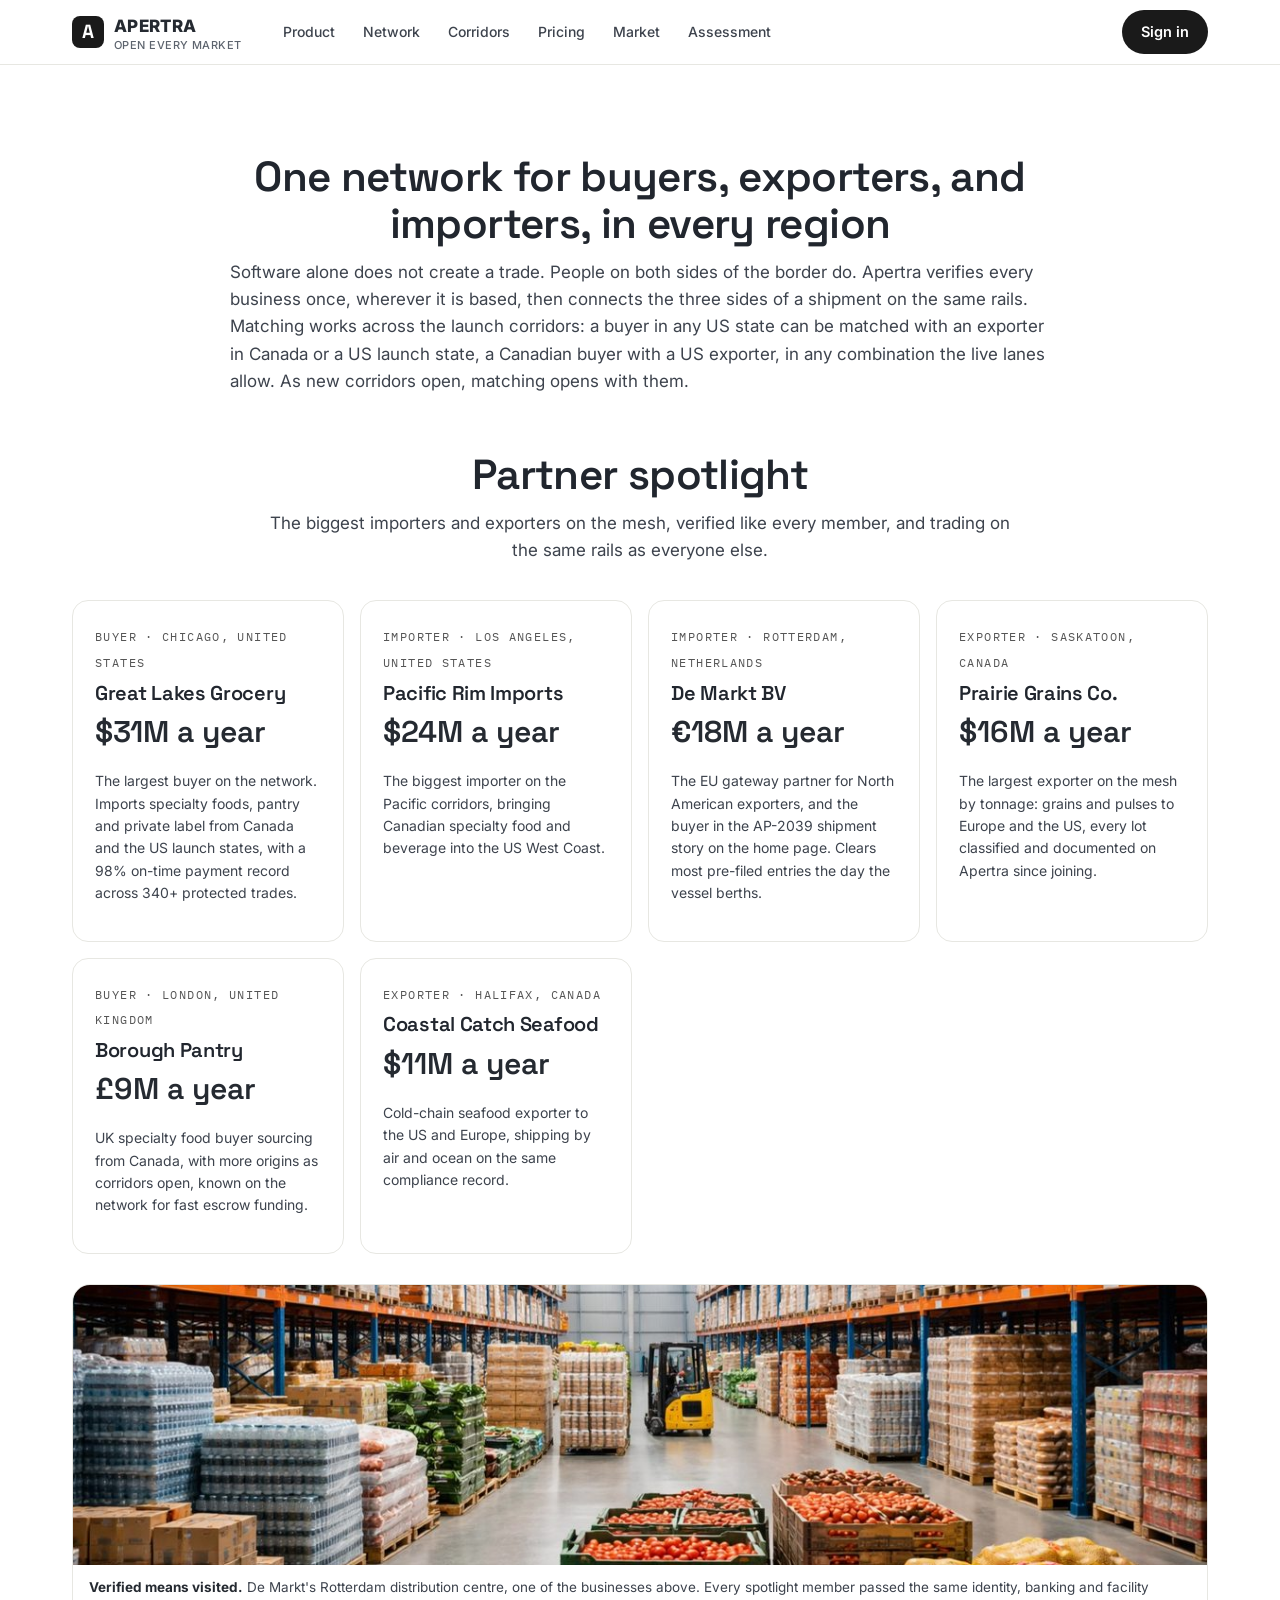
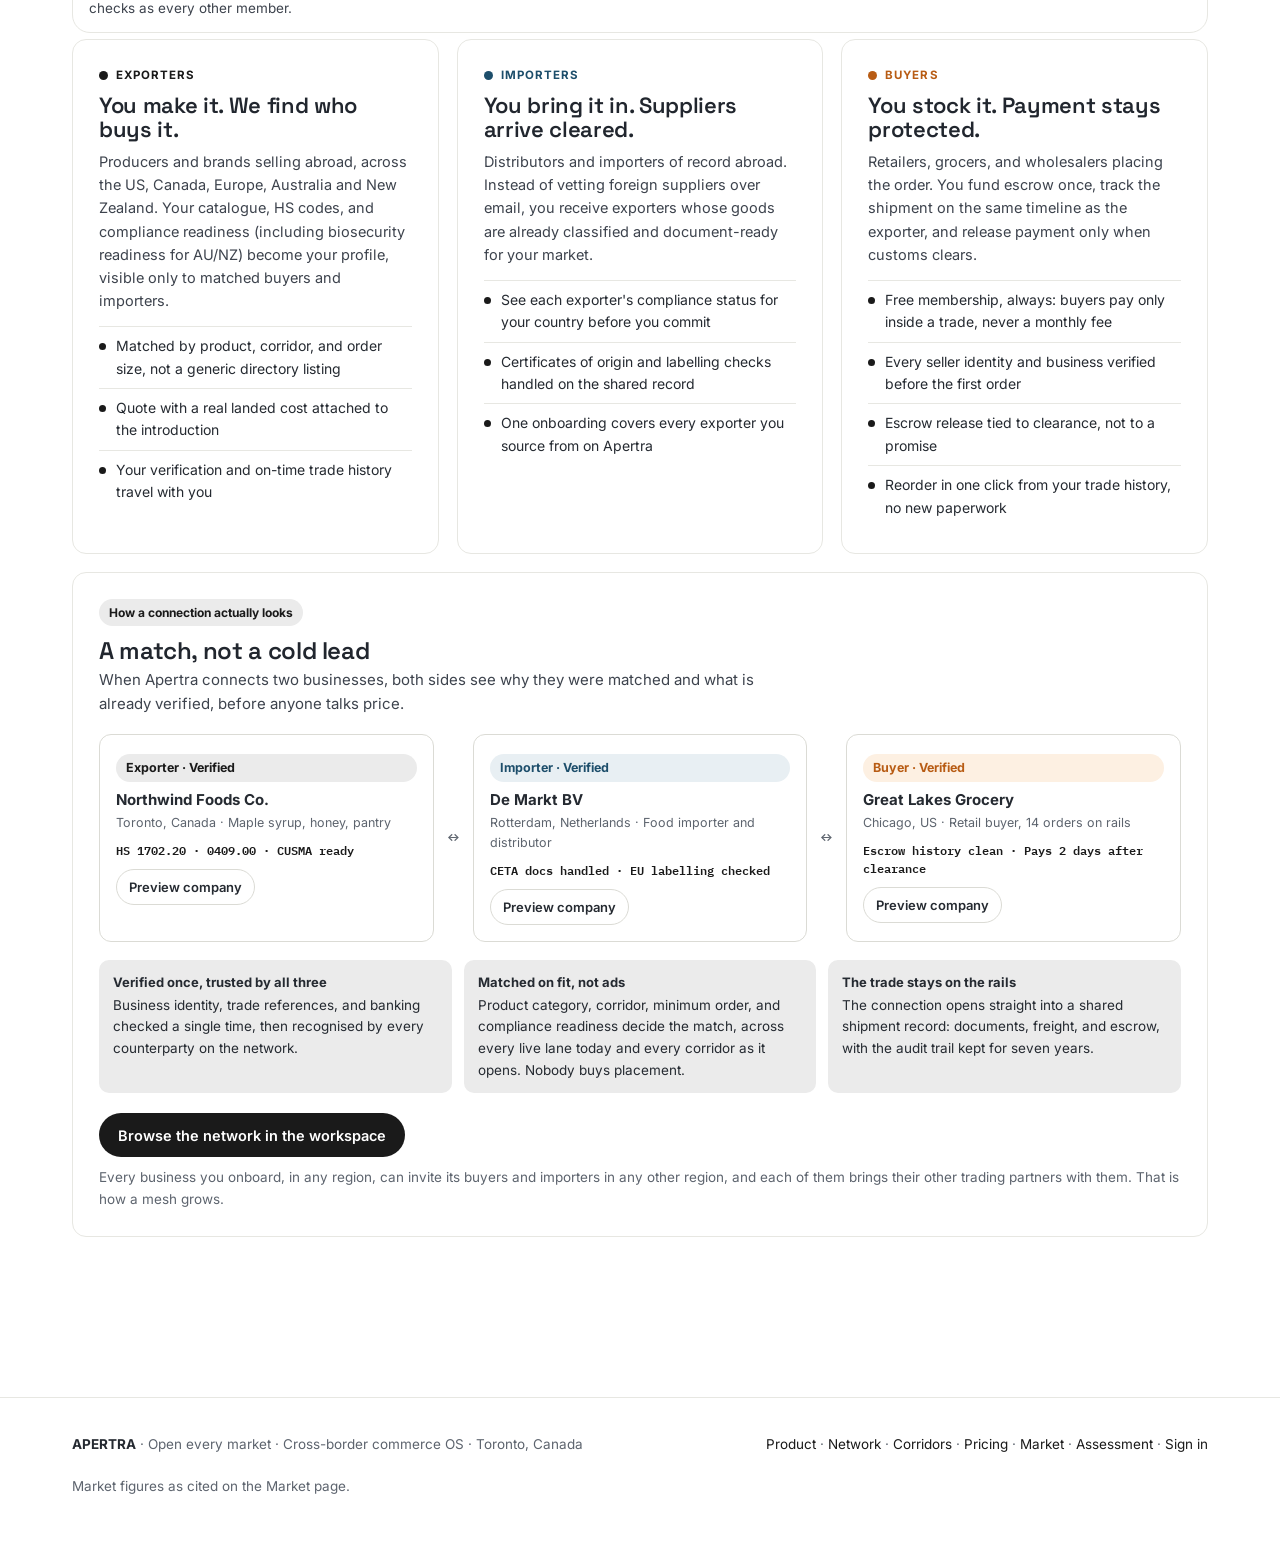
<file: network.html>
<!DOCTYPE html>
<html lang="en">
<head>
<meta charset="utf-8">
<meta name="viewport" content="width=device-width, initial-scale=1, viewport-fit=cover">
<meta name="color-scheme" content="light dark">
<link rel="icon" href="data:,">
<title>Network - Apertra</title>
<link rel="preconnect" href="https://fonts.googleapis.com">
<link rel="preconnect" href="https://fonts.gstatic.com" crossorigin>
<link href="https://fonts.googleapis.com/css2?family=Space+Grotesk:wght@400;500;600;700&family=Inter:wght@400;500;600;700&family=IBM+Plex+Mono:wght@400;500;600&display=swap" rel="stylesheet">
<link rel="stylesheet" href="assets/site.css?v=30">
</head>
<body class="marketing">
<header class="topbar">
  <div class="wrap topbar-in">
    <a class="logo" href="index.html"><span class="logo-mark">A</span><span>APERTRA<small>Open every market</small></span></a>
    <nav class="navlinks" id="landing-nav">
      <a href="product.html">Product</a><a href="network.html">Network</a><a href="corridors.html">Corridors</a><a href="pricing.html">Pricing</a><a href="market.html">Market</a><a href="assessment.html">Assessment</a>
    </nav>
    <div class="top-actions">
      <a class="btn btn-primary" href="https://apertra-trade.github.io/development/workspace.html">Sign in</a>
    </div>
  </div>
</header>
<div id="view-landing" class="active">
<main>
<section id="network">
    <div class="wrap">
      <div class="sec-head mid">
        <h2>One network for buyers, exporters, and importers, in every region</h2>
        <p>Software alone does not create a trade. People on both sides of the border do. Apertra verifies every business once, wherever it is based, then connects the three sides of a shipment on the same rails. Matching works across the launch corridors: a buyer in any US state can be matched with an exporter in Canada or a US launch state, a Canadian buyer with a US exporter, in any combination the live lanes allow. As new corridors open, matching opens with them.</p>
      </div>
      
      <div class="sec-head center" style="margin-top:56px"><h2>Partner spotlight</h2><p>The biggest importers and exporters on the mesh, verified like every member, and trading on the same rails as everyone else.</p></div>
      <div class="ap-spot-grid">
        <div class="ap-spot"><span class="ap-role">Buyer · Chicago, United States</span><h3>Great Lakes Grocery</h3><span class="ap-vol">$31M a year</span><p>The largest buyer on the network. Imports specialty foods, pantry and private label from Canada and the US launch states, with a 98% on-time payment record across 340+ protected trades.</p></div>
        <div class="ap-spot"><span class="ap-role">Importer · Los Angeles, United States</span><h3>Pacific Rim Imports</h3><span class="ap-vol">$24M a year</span><p>The biggest importer on the Pacific corridors, bringing Canadian specialty food and beverage into the US West Coast.</p></div>
        <div class="ap-spot"><span class="ap-role">Importer · Rotterdam, Netherlands</span><h3>De Markt BV</h3><span class="ap-vol">€18M a year</span><p>The EU gateway partner for North American exporters, and the buyer in the AP-2039 shipment story on the home page. Clears most pre-filed entries the day the vessel berths.</p></div>
        <div class="ap-spot"><span class="ap-role">Exporter · Saskatoon, Canada</span><h3>Prairie Grains Co.</h3><span class="ap-vol">$16M a year</span><p>The largest exporter on the mesh by tonnage: grains and pulses to Europe and the US, every lot classified and documented on Apertra since joining.</p></div>
        <div class="ap-spot"><span class="ap-role">Buyer · London, United Kingdom</span><h3>Borough Pantry</h3><span class="ap-vol">£9M a year</span><p>UK specialty food buyer sourcing from Canada, with more origins as corridors open, known on the network for fast escrow funding.</p></div>
        <div class="ap-spot"><span class="ap-role">Exporter · Halifax, Canada</span><h3>Coastal Catch Seafood</h3><span class="ap-vol">$11M a year</span><p>Cold-chain seafood exporter to the US and Europe, shipping by air and ocean on the same compliance record.</p></div>
      </div>

      <figure style="margin:30px 0 6px;border-radius:18px;overflow:hidden;border:1px solid var(--line)">
        <img src="assets/img-06.jpg" alt="Inside the De Markt BV food distribution warehouse near Rotterdam, a forklift moving palletised produce" style="width:100%;height:280px;object-fit:cover;display:block">
        <figcaption style="font-size:13.5px;color:var(--ink2);padding:12px 16px"><b style="color:var(--ink)">Verified means visited.</b> De Markt's Rotterdam distribution centre, one of the businesses above. Every spotlight member passed the same identity, banking and facility checks as every other member.</figcaption>
      </figure>

      <div class="role-grid">
        <div class="role-card">
          <div class="role-eyebrow" style="color:var(--green)"><i style="background:var(--green)"></i>Exporters</div>
          <h3>You make it. We find who buys it.</h3>
          <p>Producers and brands selling abroad, across the US, Canada, Europe, Australia and New Zealand. Your catalogue, HS codes, and compliance readiness (including biosecurity readiness for AU/NZ) become your profile, visible only to matched buyers and importers.</p>
          <ul>
            <li>Matched by product, corridor, and order size, not a generic directory listing</li>
            <li>Quote with a real landed cost attached to the introduction</li>
            <li>Your verification and on-time trade history travel with you</li>
          </ul>
        </div>
        <div class="role-card">
          <div class="role-eyebrow" style="color:var(--blue)"><i style="background:var(--blue)"></i>Importers</div>
          <h3>You bring it in. Suppliers arrive cleared.</h3>
          <p>Distributors and importers of record abroad. Instead of vetting foreign suppliers over email, you receive exporters whose goods are already classified and document-ready for your market.</p>
          <ul>
            <li>See each exporter's compliance status for your country before you commit</li>
            <li>Certificates of origin and labelling checks handled on the shared record</li>
            <li>One onboarding covers every exporter you source from on Apertra</li>
          </ul>
        </div>
        <div class="role-card">
          <div class="role-eyebrow" style="color:var(--amber)"><i style="background:var(--amber)"></i>Buyers</div>
          <h3>You stock it. Payment stays protected.</h3>
          <p>Retailers, grocers, and wholesalers placing the order. You fund escrow once, track the shipment on the same timeline as the exporter, and release payment only when customs clears.</p>
          <ul>
            <li>Free membership, always: buyers pay only inside a trade, never a monthly fee</li>
            <li>Every seller identity and business verified before the first order</li>
            <li>Escrow release tied to clearance, not to a promise</li>
            <li>Reorder in one click from your trade history, no new paperwork</li>
          </ul>
        </div>
      </div>

      <div class="match-panel">
        <span class="tag green">How a connection actually looks</span>
        <h3 style="font-size:24px;margin:12px 0 4px">A match, not a cold lead</h3>
        <p style="color:var(--ink2);font-size:15px;margin:0;max-width:46em">When Apertra connects two businesses, both sides see why they were matched and what is already verified, before anyone talks price.</p>
        <div class="match-nodes">
          <div class="match-node"><span class="tag green" style="margin-bottom:8px">Exporter · Verified</span><b>Northwind Foods Co.</b><span>Toronto, Canada · Maple syrup, honey, pantry</span><span class="mono">HS 1702.20 · 0409.00 · CUSMA ready</span><button type="button" class="btn btn-ghost" data-company-preview="northwind" style="min-height:36px;padding:0 12px;font-size:13px;margin-top:10px">Preview company</button></div>
          <div class="match-link" aria-hidden="true">&#8596;</div>
          <div class="match-node"><span class="tag blue" style="margin-bottom:8px">Importer · Verified</span><b>De Markt BV</b><span>Rotterdam, Netherlands · Food importer and distributor</span><span class="mono">CETA docs handled · EU labelling checked</span><button type="button" class="btn btn-ghost" data-company-preview="demarkt" style="min-height:36px;padding:0 12px;font-size:13px;margin-top:10px">Preview company</button></div>
          <div class="match-link" aria-hidden="true">&#8596;</div>
          <div class="match-node"><span class="tag amber" style="margin-bottom:8px">Buyer · Verified</span><b>Great Lakes Grocery</b><span>Chicago, US · Retail buyer, 14 orders on rails</span><span class="mono">Escrow history clean · Pays 2 days after clearance</span><button type="button" class="btn btn-ghost" data-company-preview="greatlakes" style="min-height:36px;padding:0 12px;font-size:13px;margin-top:10px">Preview company</button></div>
        </div>
        <div class="match-reasons">
          <div><b>Verified once, trusted by all three</b>Business identity, trade references, and banking checked a single time, then recognised by every counterparty on the network.</div>
          <div><b>Matched on fit, not ads</b>Product category, corridor, minimum order, and compliance readiness decide the match, across every live lane today and every corridor as it opens. Nobody buys placement.</div>
          <div><b>The trade stays on the rails</b>The connection opens straight into a shared shipment record: documents, freight, and escrow, with the audit trail kept for seven years.</div>
        </div>
        <div style="margin-top:20px;display:flex;gap:10px;flex-wrap:wrap">
          <button type="button" class="btn btn-primary" data-view="app" data-goto-network="1">Browse the network in the workspace</button>
          <span style="font-size:13.5px;color:var(--muted);align-self:center">Every business you onboard, in any region, can invite its buyers and importers in any other region, and each of them brings their other trading partners with them. That is how a mesh grows.</span>
        </div>
      </div>
    </div>
  </section>

</main>
<footer>
  <div class="wrap foot">
    <span><b style="color:var(--ink)">APERTRA</b> &middot; Open every market &middot; Cross-border commerce OS &middot; Toronto, Canada</span>
    <span><a href="product.html">Product</a> &middot; <a href="network.html">Network</a> &middot; <a href="corridors.html">Corridors</a> &middot; <a href="pricing.html">Pricing</a> &middot; <a href="market.html">Market</a> &middot; <a href="assessment.html">Assessment</a> &middot; <a href="https://apertra-trade.github.io/development/workspace.html">Sign in</a></span>
    <span>Market figures as cited on the Market page.</span>
  </div>
</footer>
</div>

<div class="co-modal" id="co-modal" role="dialog" aria-modal="true" aria-labelledby="co-name" aria-hidden="true">
  <div class="co-modal-backdrop" data-close-co></div>
  <div class="co-modal-card">
    <div class="co-cover-wrap">
      <img class="co-cover" id="co-cover" src="assets/img-05.jpg" alt="">
      <button type="button" class="co-close" data-close-co aria-label="Close company profile">&times;</button>
      <div class="co-cover-cap">
        <div id="co-tags"></div>
        <h3 id="co-name">Company</h3>
        <p id="co-meta"></p>
      </div>
    </div>
    <div class="co-body">
      <h4>About the business</h4>
      <p class="co-about" id="co-about"></p>
      <h4>At a glance</h4>
      <div class="co-facts" id="co-facts"></div>
      <h4 id="co-prods-title">Products</h4>
      <div class="co-prods" id="co-prods"></div>
      <h4>Verification, checked by Apertra</h4>
      <div class="co-checks" id="co-checks"></div>
      <h4 id="co-rel-title">Relationship</h4>
      <div class="co-trades" id="co-rel"></div>
    </div>
    <div class="co-modal-foot">
      <span class="foot-note" id="co-foot-note"></span>
      <span id="co-foot-actions" style="display:flex;gap:10px;flex-wrap:wrap"></span>
    </div>
  </div>
</div><div hidden aria-hidden="true">
<input type="range" id="calc-value" value="25000">
<select id="calc-product"><option value="maple" selected>maple</option></select>
<select id="calc-dest"><option value="us" selected>us</option></select>
<select id="calc-terms"><option value="dap" selected>dap</option></select>
<span id="calc-total"></span><span id="calc-bars"></span><span id="calc-hs"></span><span id="calc-fta"></span><span id="calc-note"></span><span id="calc-val-label"></span>
<input type="text" id="net-search" value="">
<button type="button" id="net-invite-btn">invite</button>
<img id="spp-img" alt=""><span id="spp-name"></span><span id="spp-meta"></span><span id="spp-line"></span>
<button type="button" id="spp-btn">preview</button>
<select id="ship-buyer"><option value="northwind" selected>northwind</option></select>
</div>
<script src="assets/site.js?v=16"></script>
<script src="assets/pages.js?v=5"></script>
</body>
</html>
</file>
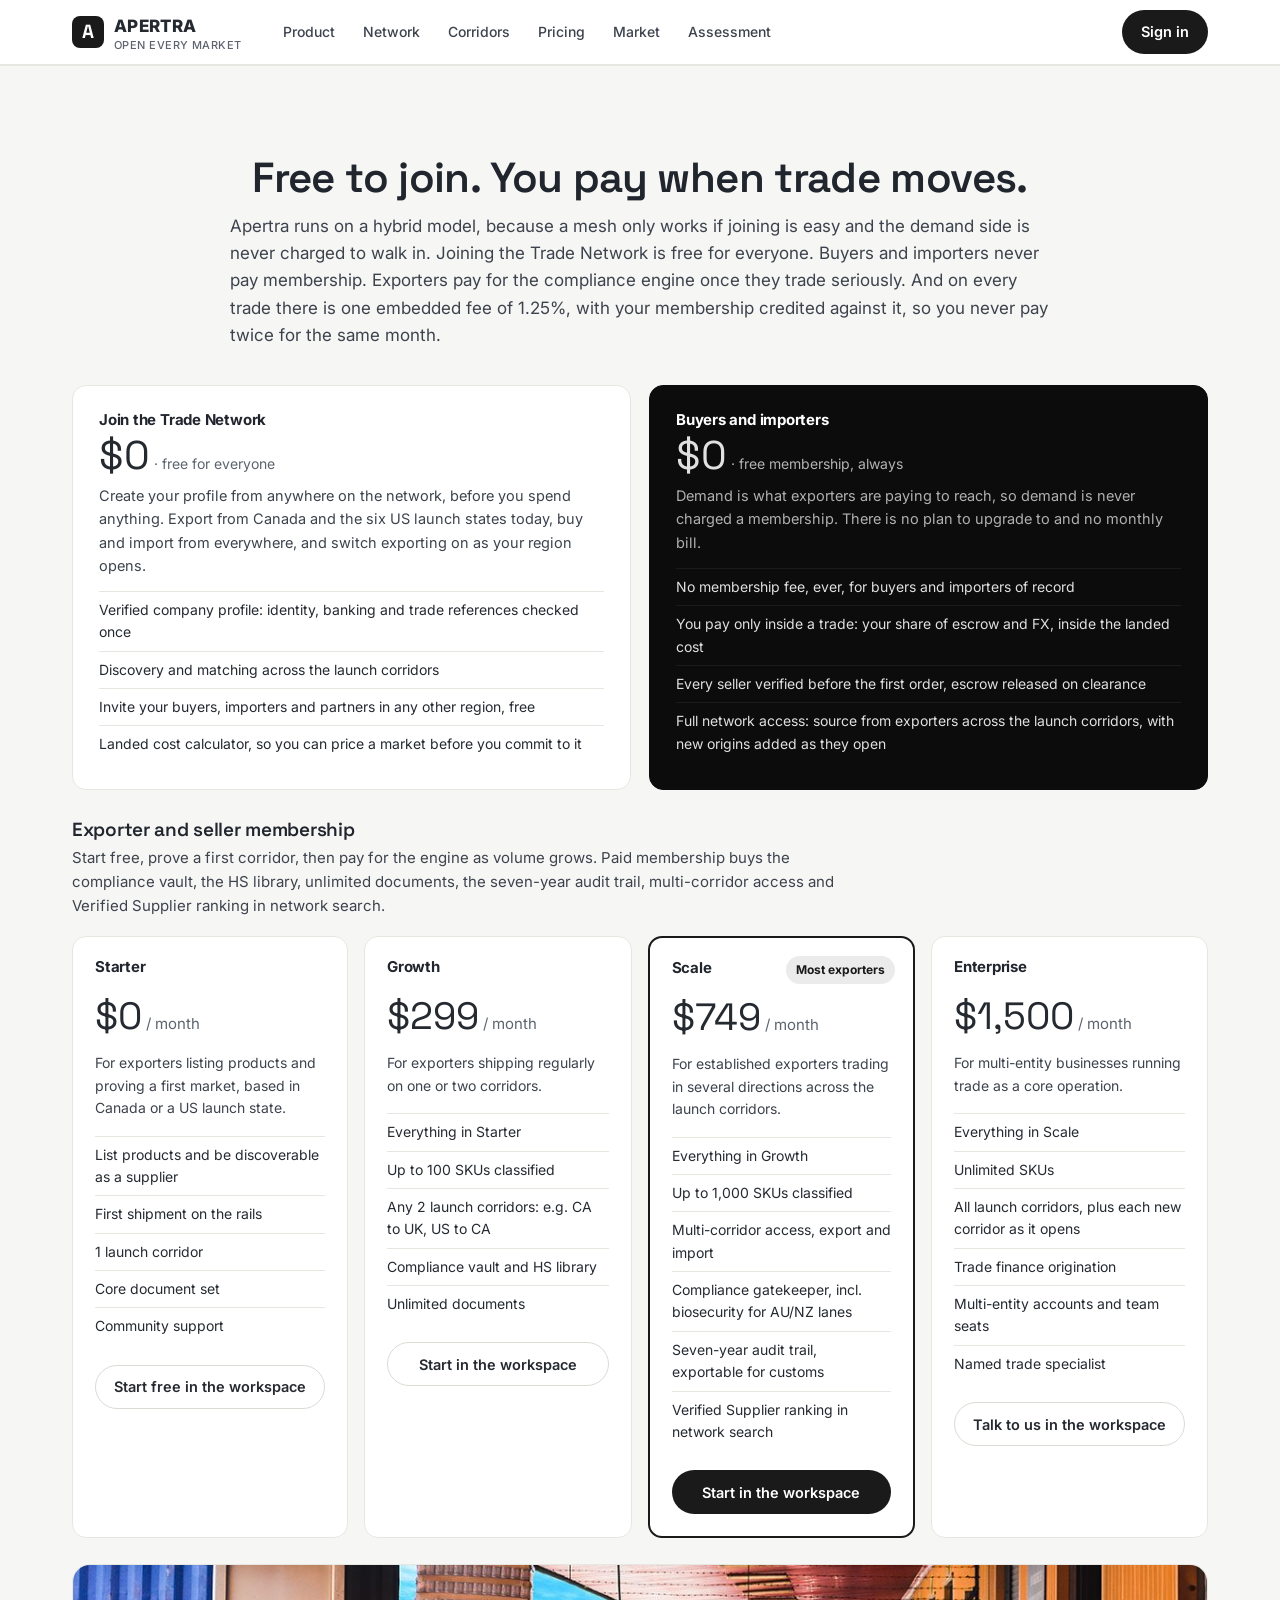
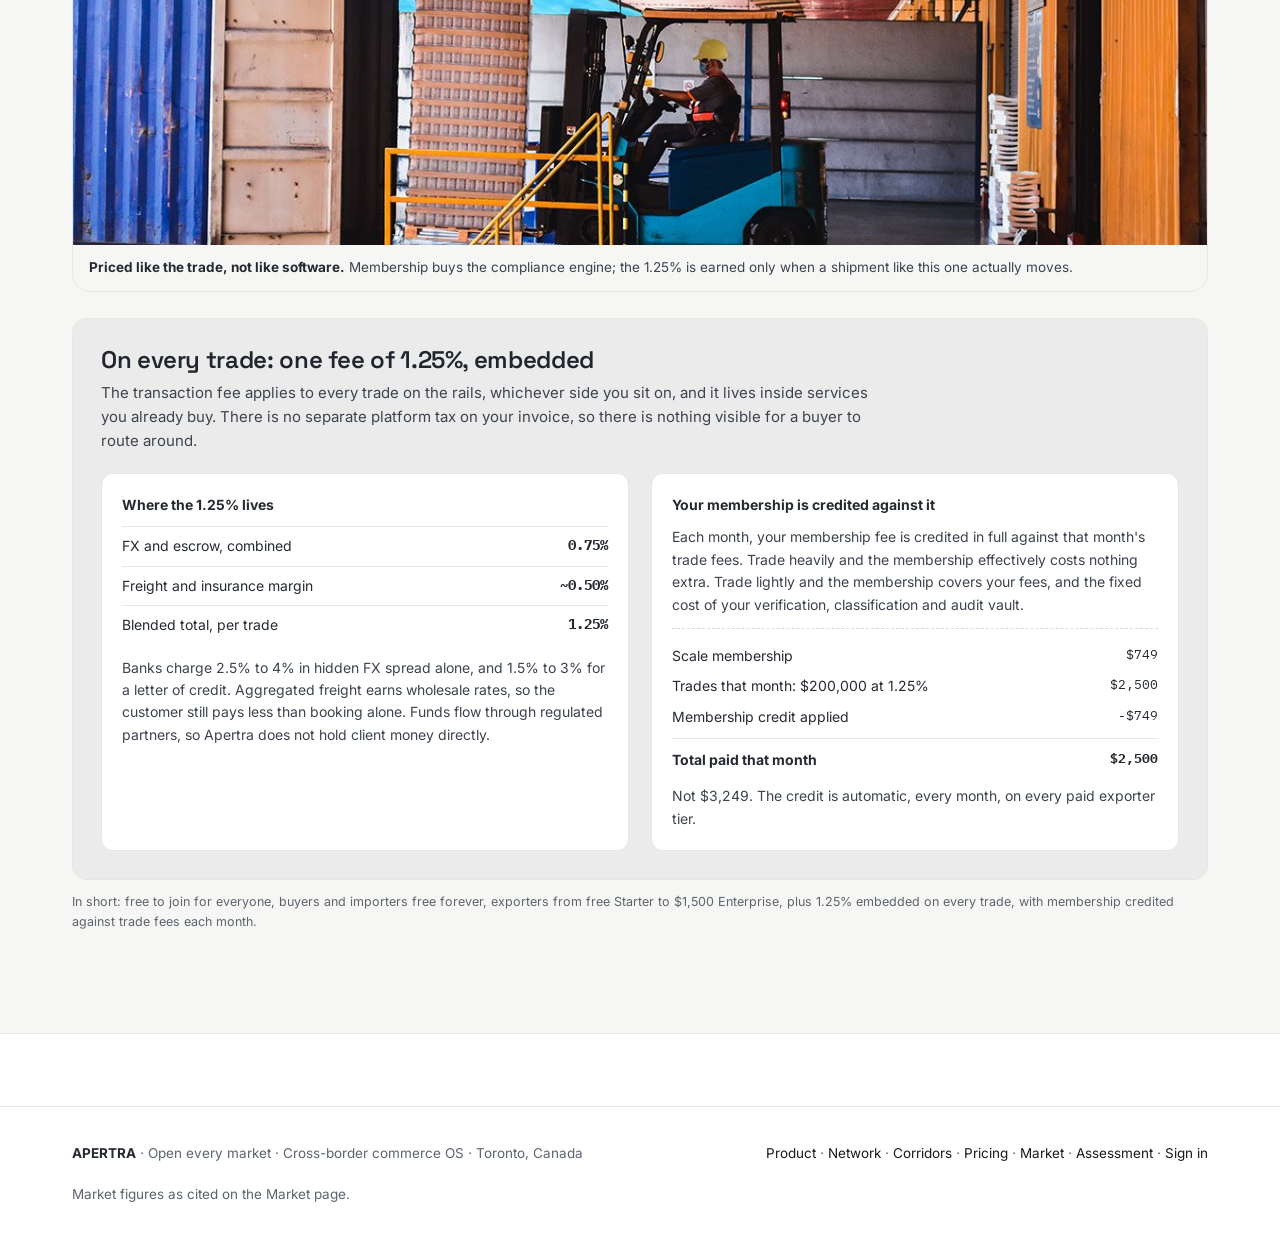
<file: pricing.html>
<!DOCTYPE html>
<html lang="en">
<head>
<meta charset="utf-8">
<meta name="viewport" content="width=device-width, initial-scale=1, viewport-fit=cover">
<meta name="color-scheme" content="light dark">
<link rel="icon" href="data:,">
<title>Pricing - Apertra</title>
<link rel="preconnect" href="https://fonts.googleapis.com">
<link rel="preconnect" href="https://fonts.gstatic.com" crossorigin>
<link href="https://fonts.googleapis.com/css2?family=Space+Grotesk:wght@400;500;600;700&family=Inter:wght@400;500;600;700&family=IBM+Plex+Mono:wght@400;500;600&display=swap" rel="stylesheet">
<link rel="stylesheet" href="assets/site.css?v=30">
</head>
<body class="marketing">
<header class="topbar">
  <div class="wrap topbar-in">
    <a class="logo" href="index.html"><span class="logo-mark">A</span><span>APERTRA<small>Open every market</small></span></a>
    <nav class="navlinks" id="landing-nav">
      <a href="product.html">Product</a><a href="network.html">Network</a><a href="corridors.html">Corridors</a><a href="pricing.html">Pricing</a><a href="market.html">Market</a><a href="assessment.html">Assessment</a>
    </nav>
    <div class="top-actions">
      <a class="btn btn-primary" href="https://apertra-trade.github.io/development/workspace.html">Sign in</a>
    </div>
  </div>
</header>
<div id="view-landing" class="active">
<main>
<section class="alt" id="pricing">
    <div class="wrap">
      <div class="sec-head mid">
        <h2>Free to join. You pay when trade moves.</h2>
        <p>Apertra runs on a hybrid model, because a mesh only works if joining is easy and the demand side is never charged to walk in. Joining the Trade Network is free for everyone. Buyers and importers never pay membership. Exporters pay for the compliance engine once they trade seriously. And on every trade there is one embedded fee of 1.25%, with your membership credited against it, so you never pay twice for the same month.</p>
      </div>

      <div class="free-join">
        <div class="free-card">
          <h3>Join the Trade Network</h3>
          <div class="amt">$0<span> · free for everyone</span></div>
          <p>Create your profile from anywhere on the network, before you spend anything. Export from Canada and the six US launch states today, buy and import from everywhere, and switch exporting on as your region opens.</p>
          <ul>
            <li>Verified company profile: identity, banking and trade references checked once</li>
            <li>Discovery and matching across the launch corridors</li>
            <li>Invite your buyers, importers and partners in any other region, free</li>
            <li>Landed cost calculator, so you can price a market before you commit to it</li>
          </ul>
        </div>
        <div class="free-card dark">
          <h3>Buyers and importers</h3>
          <div class="amt">$0<span> · free membership, always</span></div>
          <p>Demand is what exporters are paying to reach, so demand is never charged a membership. There is no plan to upgrade to and no monthly bill.</p>
          <ul>
            <li>No membership fee, ever, for buyers and importers of record</li>
            <li>You pay only inside a trade: your share of escrow and FX, inside the landed cost</li>
            <li>Every seller verified before the first order, escrow released on clearance</li>
            <li>Full network access: source from exporters across the launch corridors, with new origins added as they open</li>
          </ul>
        </div>
      </div>

      <h3 style="font-size:19px;margin:0 0 6px">Exporter and seller membership</h3>
      <p style="color:var(--ink2);font-size:15px;margin:0 0 18px;max-width:52em">Start free, prove a first corridor, then pay for the engine as volume grows. Paid membership buys the compliance vault, the HS library, unlimited documents, the seven-year audit trail, multi-corridor access and Verified Supplier ranking in network search.</p>
      <div class="price-grid-4">
        <div class="price-card">
          <h3>Starter</h3><div class="amt">$0<span> / month</span></div>
          <p class="desc">For exporters listing products and proving a first market, based in Canada or a US launch state.</p>
          <ul><li>List products and be discoverable as a supplier</li><li>First shipment on the rails</li><li>1 launch corridor</li><li>Core document set</li><li>Community support</li></ul>
          <button type="button" class="btn btn-ghost" style="width:100%" data-view="app">Start free in the workspace</button>
        </div>
        <div class="price-card">
          <h3>Growth</h3><div class="amt">$299<span> / month</span></div>
          <p class="desc">For exporters shipping regularly on one or two corridors.</p>
          <ul><li>Everything in Starter</li><li>Up to 100 SKUs classified</li><li>Any 2 launch corridors: e.g. CA to UK, US to CA</li><li>Compliance vault and HS library</li><li>Unlimited documents</li></ul>
          <button type="button" class="btn btn-ghost" style="width:100%" data-view="app">Start in the workspace</button>
        </div>
        <div class="price-card featured">
          <span class="tag green" style="position:absolute;top:18px;right:18px">Most exporters</span>
          <h3>Scale</h3><div class="amt">$749<span> / month</span></div>
          <p class="desc">For established exporters trading in several directions across the launch corridors.</p>
          <ul><li>Everything in Growth</li><li>Up to 1,000 SKUs classified</li><li>Multi-corridor access, export and import</li><li>Compliance gatekeeper, incl. biosecurity for AU/NZ lanes</li><li>Seven-year audit trail, exportable for customs</li><li>Verified Supplier ranking in network search</li></ul>
          <button type="button" class="btn btn-primary" style="width:100%" data-view="app">Start in the workspace</button>
        </div>
        <div class="price-card">
          <h3>Enterprise</h3><div class="amt">$1,500<span> / month</span></div>
          <p class="desc">For multi-entity businesses running trade as a core operation.</p>
          <ul><li>Everything in Scale</li><li>Unlimited SKUs</li><li>All launch corridors, plus each new corridor as it opens</li><li>Trade finance origination</li><li>Multi-entity accounts and team seats</li><li>Named trade specialist</li></ul>
          <button type="button" class="btn btn-ghost" style="width:100%" data-view="app">Talk to us in the workspace</button>
        </div>
      </div>

      <figure style="margin:26px 0;border-radius:18px;overflow:hidden;border:1px solid var(--line)">
        <img src="assets/ship-warehouse-dock.jpg" alt="Forklift loading palletised export cartons at a warehouse dock" style="width:100%;height:280px;object-fit:cover;display:block">
        <figcaption style="font-size:13.5px;color:var(--ink2);padding:12px 16px"><b style="color:var(--ink)">Priced like the trade, not like software.</b> Membership buys the compliance engine; the 1.25% is earned only when a shipment like this one actually moves.</figcaption>
      </figure>

      <div class="fee-box">
        <h3>On every trade: one fee of 1.25%, embedded</h3>
        <p>The transaction fee applies to every trade on the rails, whichever side you sit on, and it lives inside services you already buy. There is no separate platform tax on your invoice, so there is nothing visible for a buyer to route around.</p>
        <div class="fee-cols">
          <div class="fee-col">
            <h4>Where the 1.25% lives</h4>
            <div class="pct-row"><span>FX and escrow, combined</span><b>0.75%</b></div>
            <div class="pct-row"><span>Freight and insurance margin</span><b>~0.50%</b></div>
            <div class="pct-row"><span>Blended total, per trade</span><b>1.25%</b></div>
            <p style="margin-top:12px">Banks charge 2.5% to 4% in hidden FX spread alone, and 1.5% to 3% for a letter of credit. Aggregated freight earns wholesale rates, so the customer still pays less than booking alone. Funds flow through regulated partners, so Apertra does not hold client money directly.</p>
          </div>
          <div class="fee-col">
            <h4>Your membership is credited against it</h4>
            <p>Each month, your membership fee is credited in full against that month's trade fees. Trade heavily and the membership effectively costs nothing extra. Trade lightly and the membership covers your fees, and the fixed cost of your verification, classification and audit vault.</p>
            <div class="credit-math">
              <div><span>Scale membership</span><span>$749</span></div>
              <div><span>Trades that month: $200,000 at 1.25%</span><span>$2,500</span></div>
              <div><span>Membership credit applied</span><span>-$749</span></div>
              <div class="total"><span>Total paid that month</span><span>$2,500</span></div>
            </div>
            <p style="margin-top:10px">Not $3,249. The credit is automatic, every month, on every paid exporter tier.</p>
          </div>
        </div>
      </div>
      <p class="src-note">In short: free to join for everyone, buyers and importers free forever, exporters from free Starter to $1,500 Enterprise, plus 1.25% embedded on every trade, with membership credited against trade fees each month.</p>
    </div>
  </section>

</main>
<footer>
  <div class="wrap foot">
    <span><b style="color:var(--ink)">APERTRA</b> &middot; Open every market &middot; Cross-border commerce OS &middot; Toronto, Canada</span>
    <span><a href="product.html">Product</a> &middot; <a href="network.html">Network</a> &middot; <a href="corridors.html">Corridors</a> &middot; <a href="pricing.html">Pricing</a> &middot; <a href="market.html">Market</a> &middot; <a href="assessment.html">Assessment</a> &middot; <a href="https://apertra-trade.github.io/development/workspace.html">Sign in</a></span>
    <span>Market figures as cited on the Market page.</span>
  </div>
</footer>
</div>

<div hidden aria-hidden="true">
<input type="range" id="calc-value" value="25000">
<select id="calc-product"><option value="maple" selected>maple</option></select>
<select id="calc-dest"><option value="us" selected>us</option></select>
<select id="calc-terms"><option value="dap" selected>dap</option></select>
<span id="calc-total"></span><span id="calc-bars"></span><span id="calc-hs"></span><span id="calc-fta"></span><span id="calc-note"></span><span id="calc-val-label"></span>
<input type="text" id="net-search" value="">
<button type="button" id="net-invite-btn">invite</button>
<img id="spp-img" alt=""><span id="spp-name"></span><span id="spp-meta"></span><span id="spp-line"></span>
<button type="button" id="spp-btn">preview</button>
<select id="ship-buyer"><option value="northwind" selected>northwind</option></select>
</div>
<script src="assets/site.js?v=16"></script>
<script src="assets/pages.js?v=5"></script>
</body>
</html>
</file>
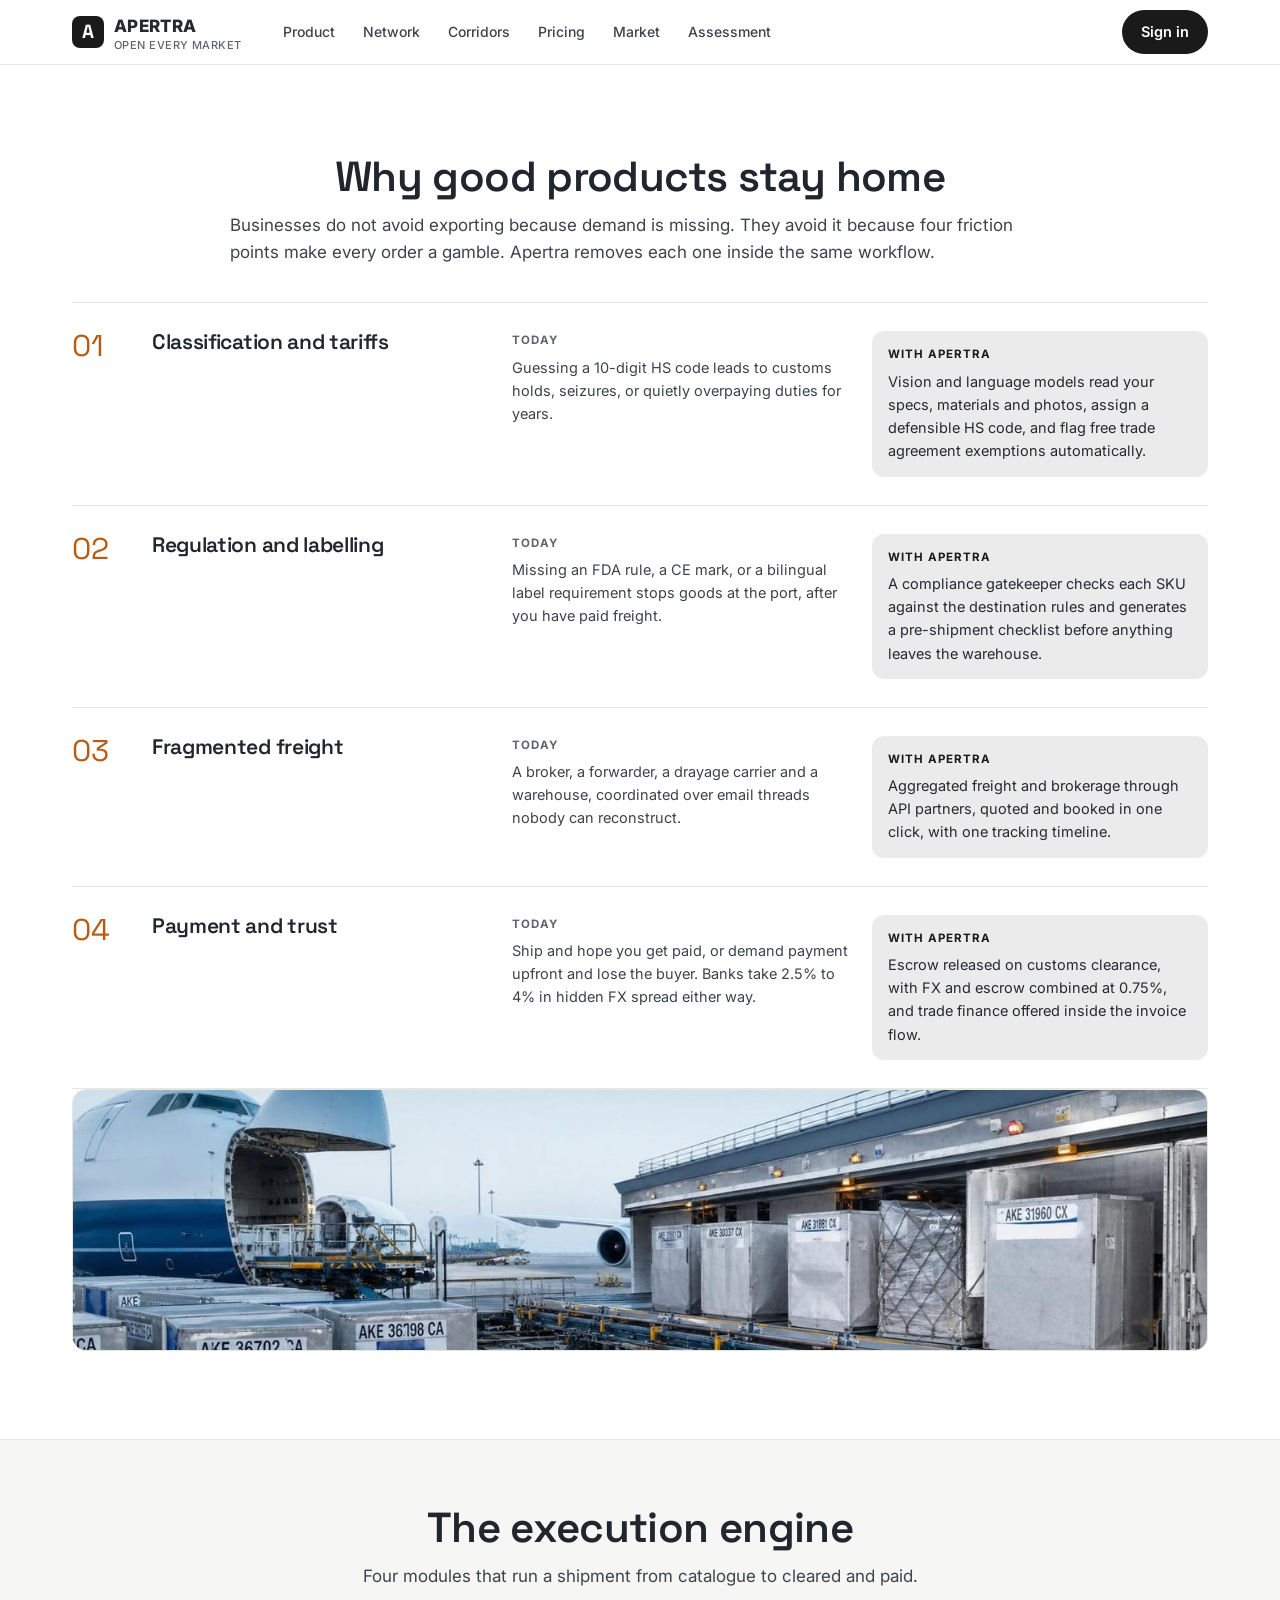
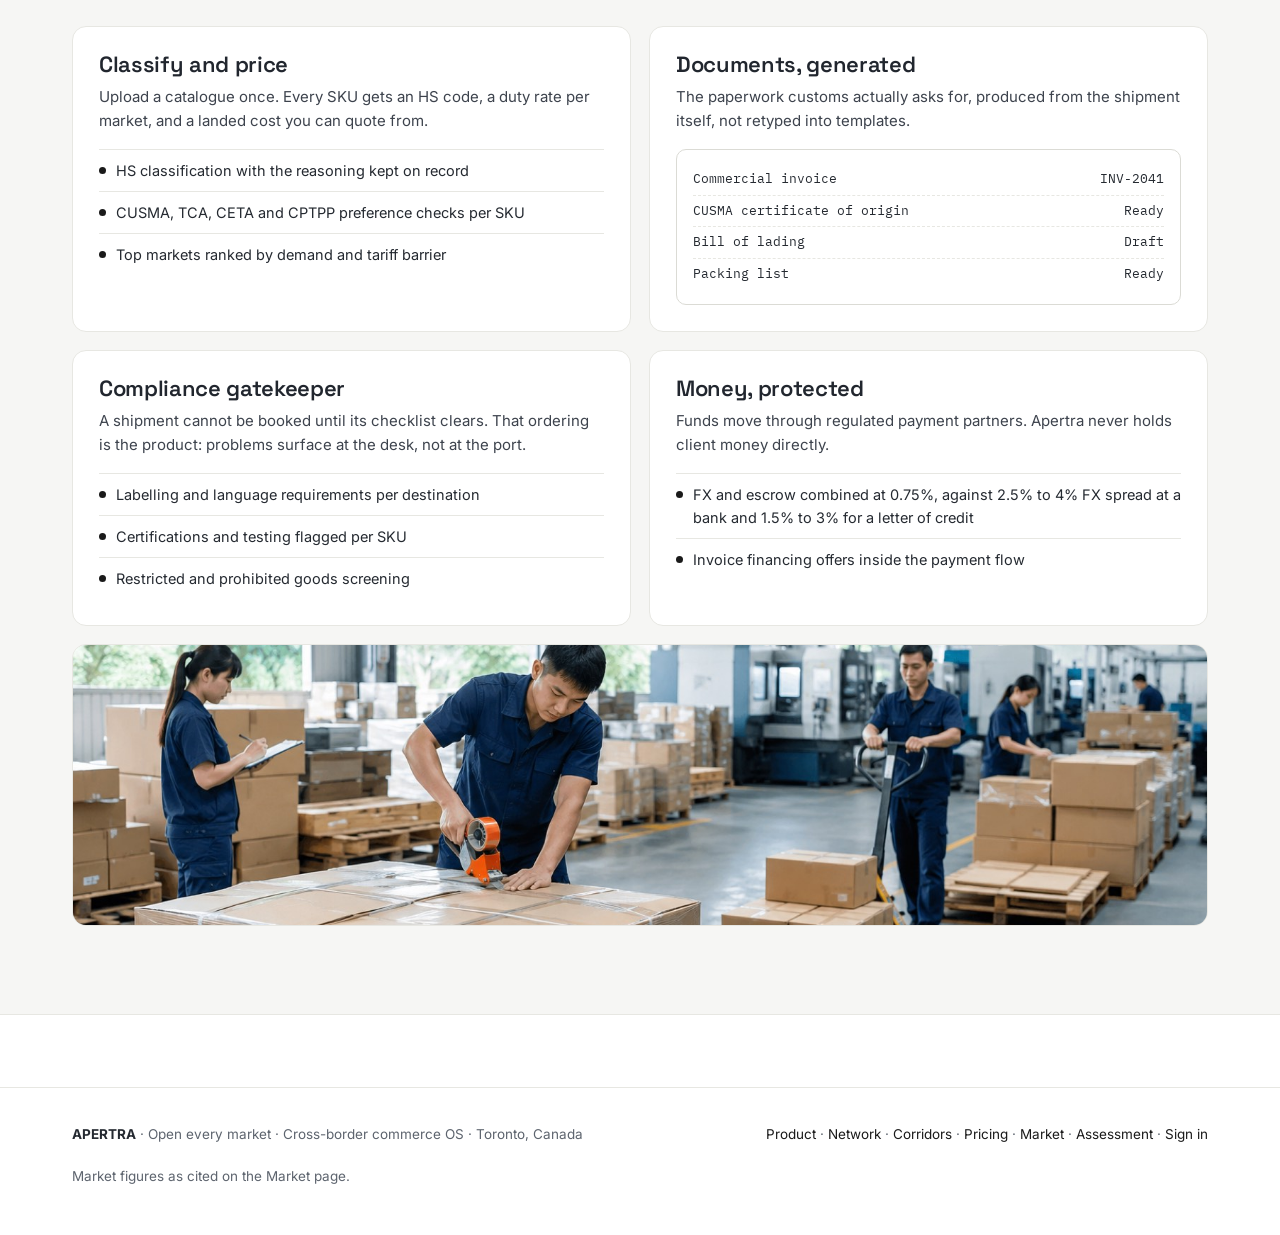
<file: product.html>
<!DOCTYPE html>
<html lang="en">
<head>
<meta charset="utf-8">
<meta name="viewport" content="width=device-width, initial-scale=1, viewport-fit=cover">
<meta name="color-scheme" content="light dark">
<link rel="icon" href="data:,">
<title>Product - Apertra</title>
<link rel="preconnect" href="https://fonts.googleapis.com">
<link rel="preconnect" href="https://fonts.gstatic.com" crossorigin>
<link href="https://fonts.googleapis.com/css2?family=Space+Grotesk:wght@400;500;600;700&family=Inter:wght@400;500;600;700&family=IBM+Plex+Mono:wght@400;500;600&display=swap" rel="stylesheet">
<link rel="stylesheet" href="assets/site.css?v=30">
</head>
<body class="marketing">
<header class="topbar">
  <div class="wrap topbar-in">
    <a class="logo" href="index.html"><span class="logo-mark">A</span><span>APERTRA<small>Open every market</small></span></a>
    <nav class="navlinks" id="landing-nav">
      <a href="product.html">Product</a><a href="network.html">Network</a><a href="corridors.html">Corridors</a><a href="pricing.html">Pricing</a><a href="market.html">Market</a><a href="assessment.html">Assessment</a>
    </nav>
    <div class="top-actions">
      <a class="btn btn-primary" href="https://apertra-trade.github.io/development/workspace.html">Sign in</a>
    </div>
  </div>
</header>
<div id="view-landing" class="active">
<main>
<section id="product">
    <div class="wrap">
      <div class="sec-head mid">
        <h2>Why good products stay home</h2>
        <p>Businesses do not avoid exporting because demand is missing. They avoid it because four friction points make every order a gamble. Apertra removes each one inside the same workflow.</p>
      </div>
      <div class="friction">
        <div class="f-row">
          <div class="f-num">01</div>
          <div><h3>Classification and tariffs</h3></div>
          <div class="f-today"><span class="col-label">Today</span><p>Guessing a 10-digit HS code leads to customs holds, seizures, or quietly overpaying duties for years.</p></div>
          <div class="f-fix"><span class="col-label">With Apertra</span><p>Vision and language models read your specs, materials and photos, assign a defensible HS code, and flag free trade agreement exemptions automatically.</p></div>
        </div>
        <div class="f-row">
          <div class="f-num">02</div>
          <div><h3>Regulation and labelling</h3></div>
          <div class="f-today"><span class="col-label">Today</span><p>Missing an FDA rule, a CE mark, or a bilingual label requirement stops goods at the port, after you have paid freight.</p></div>
          <div class="f-fix"><span class="col-label">With Apertra</span><p>A compliance gatekeeper checks each SKU against the destination rules and generates a pre-shipment checklist before anything leaves the warehouse.</p></div>
        </div>
        <div class="f-row">
          <div class="f-num">03</div>
          <div><h3>Fragmented freight</h3></div>
          <div class="f-today"><span class="col-label">Today</span><p>A broker, a forwarder, a drayage carrier and a warehouse, coordinated over email threads nobody can reconstruct.</p></div>
          <div class="f-fix"><span class="col-label">With Apertra</span><p>Aggregated freight and brokerage through API partners, quoted and booked in one click, with one tracking timeline.</p></div>
        </div>
        <div class="f-row">
          <div class="f-num">04</div>
          <div><h3>Payment and trust</h3></div>
          <div class="f-today"><span class="col-label">Today</span><p>Ship and hope you get paid, or demand payment upfront and lose the buyer. Banks take 2.5% to 4% in hidden FX spread either way.</p></div>
          <div class="f-fix"><span class="col-label">With Apertra</span><p>Escrow released on customs clearance, with FX and escrow combined at 0.75%, and trade finance offered inside the invoice flow.</p></div>
        </div>
      </div>
    </div>
    <div class="wrap"><div style="border-radius:14px;overflow:hidden;border:1px solid var(--line)">
      <img src="assets/ship-air-cargo.jpg" alt="Cargo plane being loaded at night for an international freight departure" style="width:100%;height:260px;object-fit:cover;display:block">
    </div></div>
  </section><section class="alt" style="padding-top:64px">
    <div class="wrap">
      <div class="sec-head center">
        <h2>The execution engine</h2>
        <p>Four modules that run a shipment from catalogue to cleared and paid.</p>
      </div>
      <div class="modules">
        <div class="module">
          <h3>Classify and price</h3>
          <p>Upload a catalogue once. Every SKU gets an HS code, a duty rate per market, and a landed cost you can quote from.</p>
          <ul>
            <li>HS classification with the reasoning kept on record</li>
            <li>CUSMA, TCA, CETA and CPTPP preference checks per SKU</li>
            <li>Top markets ranked by demand and tariff barrier</li>
          </ul>
        </div>
        <div class="module">
          <h3>Documents, generated</h3>
          <p>The paperwork customs actually asks for, produced from the shipment itself, not retyped into templates.</p>
          <div class="doc-mock mono">
            <div class="row"><span>Commercial invoice</span><span>INV-2041</span></div>
            <div class="row"><span>CUSMA certificate of origin</span><span>Ready</span></div>
            <div class="row"><span>Bill of lading</span><span>Draft</span></div>
            <div class="row"><span>Packing list</span><span>Ready</span></div>
          </div>
        </div>
        <div class="module">
          <h3>Compliance gatekeeper</h3>
          <p>A shipment cannot be booked until its checklist clears. That ordering is the product: problems surface at the desk, not at the port.</p>
          <ul>
            <li>Labelling and language requirements per destination</li>
            <li>Certifications and testing flagged per SKU</li>
            <li>Restricted and prohibited goods screening</li>
          </ul>
        </div>
        <div class="module">
          <h3>Money, protected</h3>
          <p>Funds move through regulated payment partners. Apertra never holds client money directly.</p>
          <ul>
            <li>FX and escrow combined at 0.75%, against 2.5% to 4% FX spread at a bank and 1.5% to 3% for a letter of credit</li>
            <li>Invoice financing offers inside the payment flow</li>
          </ul>
        </div>
      </div>
      <div style="margin-top:18px;border-radius:14px;overflow:hidden;border:1px solid var(--line)">
        <img src="assets/img-02.jpg" alt="Workers preparing palletised export shipments inside a warehouse" style="width:100%;height:280px;object-fit:cover">
      </div>
    </div>
  </section>

</main>
<footer>
  <div class="wrap foot">
    <span><b style="color:var(--ink)">APERTRA</b> &middot; Open every market &middot; Cross-border commerce OS &middot; Toronto, Canada</span>
    <span><a href="product.html">Product</a> &middot; <a href="network.html">Network</a> &middot; <a href="corridors.html">Corridors</a> &middot; <a href="pricing.html">Pricing</a> &middot; <a href="market.html">Market</a> &middot; <a href="assessment.html">Assessment</a> &middot; <a href="https://apertra-trade.github.io/development/workspace.html">Sign in</a></span>
    <span>Market figures as cited on the Market page.</span>
  </div>
</footer>
</div>

<div hidden aria-hidden="true">
<input type="range" id="calc-value" value="25000">
<select id="calc-product"><option value="maple" selected>maple</option></select>
<select id="calc-dest"><option value="us" selected>us</option></select>
<select id="calc-terms"><option value="dap" selected>dap</option></select>
<span id="calc-total"></span><span id="calc-bars"></span><span id="calc-hs"></span><span id="calc-fta"></span><span id="calc-note"></span><span id="calc-val-label"></span>
<input type="text" id="net-search" value="">
<button type="button" id="net-invite-btn">invite</button>
<img id="spp-img" alt=""><span id="spp-name"></span><span id="spp-meta"></span><span id="spp-line"></span>
<button type="button" id="spp-btn">preview</button>
<select id="ship-buyer"><option value="northwind" selected>northwind</option></select>
</div>
<script src="assets/site.js?v=16"></script>
<script src="assets/pages.js?v=5"></script>
</body>
</html>
</file>
<file: assets/site.css>
:root{
  --bg:#ffffff; --bg2:#f6f6f4; --card:#ffffff; --ink:#252a31; --ink2:#3d434d; --muted:#5d646e;
  --line:#e7e7e2; --line2:#dbdbd5;
  --green:#1a1a1a; --green2:#141414; --green-soft:#ebebeb;
  --amber:#b85c14; --amber-soft:#fdf0e2; --red:#b42318; --red-soft:#fdecea;
  --blue:#1d4e6b; --blue-soft:#e8eff3;
  --dark:#0c0c0c; --dark2:#111111;
  --radius:14px;
  --shadow:0 1px 2px rgba(13,13,13,.06),0 12px 32px rgba(13,13,13,.08);
}
@media (prefers-color-scheme: dark){
  :root{ --bg:#090909; --bg2:#0c0c0c; --card:#0e0e0e; --ink:#edebe4; --ink2:#cccccc; --muted:#a1a1a1;
  --line:#161616; --line2:#1e1e1e; --green:#3e3e3e; --green2:#939393; --green-soft:#121212;
  --amber:#e8934a; --amber-soft:#2e2116; --red-soft:#331d1a; --blue-soft:#1a2a33; --dark:#070707; --dark2:#0c0c0c;
  --shadow:0 1px 2px rgba(0,0,0,.3),0 12px 32px rgba(0,0,0,.35);}
}
*{box-sizing:border-box}
html{scroll-behavior:smooth}
body{margin:0;background:var(--bg);color:var(--ink);font-family:"Inter",system-ui,sans-serif;font-size:16px;line-height:1.6;-webkit-font-smoothing:antialiased}
h1,h2,h3,.serif{font-family:"Space Grotesk",sans-serif;font-weight:600;line-height:1.08;letter-spacing:-.01em}
.mono{font-family:"IBM Plex Mono",monospace}
a{color:var(--green);text-decoration:none}
a:hover{text-decoration:underline}
button,[role="button"],select,input{font-family:inherit}
button{min-height:44px}
.wrap{max-width:1180px;margin:0 auto;padding:0 22px}
img{max-width:100%;display:block}

/* ---------- top bar ---------- */
.topbar{position:sticky;top:0;z-index:50;background:color-mix(in srgb,var(--bg) 88%, transparent);backdrop-filter:blur(12px);border-bottom:1px solid var(--line)}
.topbar-in{display:flex;align-items:center;gap:18px;height:64px}
.logo{display:flex;align-items:center;gap:10px;font-weight:800;letter-spacing:.02em;color:var(--ink);font-size:17px}
.logo:hover{text-decoration:none}
.logo-mark{width:32px;height:32px;background:var(--green);color:#ffffff;display:grid;place-items:center;font-family:"Space Grotesk",sans-serif;font-weight:700;font-size:19px;border-radius:8px;flex:none}
.logo small{display:block;font-weight:500;font-size:11px;color:var(--muted);letter-spacing:.04em;text-transform:uppercase;line-height:1}
.navlinks{display:flex;gap:4px;margin-left:12px}
.navlinks a{color:var(--ink2);font-size:14px;font-weight:500;padding:10px 12px;border-radius:8px;min-height:44px;display:inline-flex;align-items:center}
.navlinks a:hover{background:var(--bg2);text-decoration:none;color:var(--ink)}
.top-actions{margin-left:auto;display:flex;gap:10px;align-items:center}
.btn{display:inline-flex;align-items:center;justify-content:center;gap:8px;border-radius:10px;padding:0 18px;min-height:44px;font-weight:600;font-size:14.5px;border:1px solid transparent;cursor:pointer;transition:.15s;white-space:nowrap}
.btn-primary{background:var(--green);color:#ffffff}
.btn-primary:hover{background:var(--green2)}
.btn-ghost{background:transparent;color:var(--ink);border-color:var(--line2)}
.btn-ghost:hover{border-color:var(--ink)}
.btn-dark{background:var(--ink);color:var(--bg)}
.btn-light{background:#ffffff;color:#0d0d0d}
.view-switch{display:flex;background:var(--bg2);border:1px solid var(--line);border-radius:999px;padding:3px}
.view-switch button{border:0;background:transparent;padding:0 14px;min-height:36px;border-radius:999px;font-size:13px;font-weight:600;color:var(--muted);cursor:pointer}
.view-switch button.active{background:var(--card);color:var(--ink);box-shadow:0 1px 4px rgba(0,0,0,.12)}

/* ---------- hero ---------- */
.hero{padding:56px 0 0}
.hero-grid{display:grid;grid-template-columns:1.05fr .95fr;gap:48px;align-items:start}
.kicker{font-size:12.5px;font-weight:700;letter-spacing:.14em;text-transform:uppercase;color:var(--amber);margin:0 0 16px;display:flex;align-items:center;gap:10px}
.kicker::before{content:"";width:28px;height:2px;background:var(--amber);display:inline-block}
.hero h1{font-size:clamp(40px,5.2vw,64px);margin:0 0 20px}
.hero h1 em{font-style:italic;color:var(--green);font-weight:500}
.hero p.lede{font-size:19px;line-height:1.65;color:var(--ink2);margin:0 0 28px;max-width:34em}
.hero-ctas{display:flex;gap:12px;flex-wrap:wrap;margin-bottom:28px}
.hero-proof{display:flex;gap:0;border-top:1px solid var(--line);padding-top:20px;flex-wrap:wrap}
.proof-item{padding-right:28px;margin-right:28px;border-right:1px solid var(--line)}
.proof-item:last-child{border:0;margin:0;padding:0}
.proof-item b{display:block;font-family:"Space Grotesk",sans-serif;font-size:26px;line-height:1}
.proof-item span{font-size:12.5px;color:var(--muted);font-weight:500}
.hero-photo{margin-top:44px;border-radius:18px;overflow:hidden;border:1px solid var(--line);position:relative}
.hero-photo img{width:100%;height:340px;object-fit:cover}
.hero-photo figcaption{position:absolute;left:16px;bottom:16px;background:rgba(8,8,8,.82);color:#edebe4;padding:10px 14px;border-radius:10px;font-size:13px;backdrop-filter:blur(6px)}
.hero-photo figcaption b{color:#ffffff}

/* calculator card */
.calc{background:var(--card);border:1px solid var(--line);border-radius:18px;box-shadow:var(--shadow);overflow:hidden}
.calc-head{background:var(--dark);color:#edebe4;padding:20px 22px}
.calc-head h3{margin:0;font-size:21px;color:#ffffff}
.calc-head p{margin:4px 0 0;font-size:13.5px;color:#b0b0b0}
.calc-body{padding:22px}
.field{margin-bottom:16px}
.field label{display:block;font-size:12.5px;font-weight:700;letter-spacing:.05em;text-transform:uppercase;color:var(--muted);margin-bottom:7px}
.field select,.field input[type="text"]{width:100%;padding:11px 12px;border:1px solid var(--line2);border-radius:10px;background:var(--bg);color:var(--ink);font-size:15px;min-height:46px}
.field-row{display:grid;grid-template-columns:1fr 1fr;gap:12px}
input[type="range"]{width:100%;accent-color:var(--green);min-height:32px}
.range-val{font-family:"IBM Plex Mono",monospace;font-weight:600}
.calc-result{border-top:1px dashed var(--line2);padding-top:18px;margin-top:6px}
.calc-total{display:flex;justify-content:space-between;align-items:baseline;margin-bottom:14px}
.calc-total span{font-size:13px;font-weight:600;color:var(--muted);text-transform:uppercase;letter-spacing:.06em}
.calc-total b{font-family:"Space Grotesk",sans-serif;font-size:36px}
.bar-row{display:grid;grid-template-columns:110px 1fr 76px;gap:10px;align-items:center;font-size:13px;margin-bottom:8px}
.bar-row .lbl{color:var(--ink2);font-weight:500}
.bar-track{display:block;height:8px;background:var(--bg2);border-radius:99px;overflow:hidden}
.bar-fill{display:block;height:100%;background:var(--green);border-radius:99px;transition:width .4s}
.bar-fill.amber{background:var(--amber)} .bar-fill.blue{background:var(--blue)}
.bar-row .val{text-align:right;font-family:"IBM Plex Mono",monospace;font-size:12.5px}
.calc-note{background:var(--green-soft);border-radius:10px;padding:12px 14px;font-size:13.5px;line-height:1.55;margin-top:14px}
.calc-note b{color:var(--green)}
.hs-chip{display:inline-flex;gap:8px;align-items:center;background:var(--bg2);border:1px solid var(--line);padding:6px 10px;border-radius:999px;font-size:12.5px;margin-top:10px}
.hs-chip .mono{font-weight:600}

/* ---------- sections ---------- */
section{padding:72px 0}
.sec-head{max-width:720px;margin-bottom:36px}
.sec-head h2{font-size:clamp(30px,3.6vw,42px);margin:0 0 12px}
.sec-head p{color:var(--ink2);font-size:17px;margin:0}
.alt{background:var(--bg2);border-top:1px solid var(--line);border-bottom:1px solid var(--line)}
.dark-sec{background:var(--dark);color:#e0e0e0}
.dark-sec h2,.dark-sec h3{color:#ffffff}
.dark-sec .sec-head p{color:#b0b0b0}

/* friction rows */
.friction{border-top:1px solid var(--line)}
.f-row{display:grid;grid-template-columns:56px 1fr 1fr 1fr;gap:24px;padding:28px 0;border-bottom:1px solid var(--line);align-items:start}
.f-num{font-family:"Space Grotesk",sans-serif;font-size:30px;color:var(--amber);line-height:1}
.f-row h3{font-size:21px;margin:0 0 6px}
.f-row p{margin:0;font-size:14.5px;color:var(--ink2)}
.f-row .col-label{font-size:11.5px;font-weight:700;letter-spacing:.09em;text-transform:uppercase;color:var(--muted);display:block;margin-bottom:6px}
.f-fix{background:var(--green-soft);border-radius:12px;padding:14px 16px}
.f-fix p{color:var(--ink)}
.f-fix .col-label{color:var(--green)}

/* product modules */
.modules{display:grid;grid-template-columns:1fr 1fr;gap:18px}
.module{background:var(--card);border:1px solid var(--line);border-radius:var(--radius);padding:26px}
.module h3{font-size:22px;margin:0 0 8px}
.module p{color:var(--ink2);font-size:15px;margin:0 0 16px}
.module ul{margin:0;padding:0;list-style:none}
.module li{padding:9px 0;border-top:1px solid var(--line);font-size:14.5px;display:flex;gap:10px}
.module li::before{content:"";width:7px;height:7px;border-radius:50%;background:var(--green);flex:none;margin-top:8px}
.doc-mock{border:1px solid var(--line2);border-radius:10px;padding:14px 16px;font-size:13px;background:var(--bg)}
.doc-mock .row{display:flex;justify-content:space-between;padding:5px 0;border-bottom:1px dashed var(--line)}
.doc-mock .row:last-child{border:0}

/* corridors */
.corridors{display:grid;grid-template-columns:repeat(3,1fr);gap:18px}
.corridor{border:1px solid #1b1b1b;border-radius:var(--radius);padding:26px;background:var(--dark2)}
.corridor .route{font-family:"IBM Plex Mono",monospace;font-size:13px;color:#b3b3b3;letter-spacing:.04em}
.corridor h3{font-size:24px;margin:10px 0 8px}
.corridor p{color:#b0b0b0;font-size:14.5px;margin:0 0 16px}
.corridor dl{display:grid;grid-template-columns:1fr 1fr;gap:12px;margin:0}
.corridor dt{font-size:11.5px;text-transform:uppercase;letter-spacing:.08em;color:#454545}
.corridor dd{margin:2px 0 0;font-weight:600;color:#ffffff;font-size:15px}
.mesh-grid{display:grid;grid-template-columns:repeat(3,1fr);gap:18px}
.mesh-card{border:1px solid #1b1b1b;border-radius:var(--radius);padding:22px;background:var(--dark2)}
.mesh-card h3{font-size:21px;margin:0 0 4px}
.mesh-card h3 span{color:#b3b3b3;font-family:"IBM Plex Mono",monospace;font-size:12px;display:block;letter-spacing:.06em;margin-bottom:6px}
.mesh-card p{color:#b0b0b0;font-size:13.5px;margin:0 0 12px}
.mesh-dest{display:flex;justify-content:space-between;gap:12px;padding:9px 0;border-top:1px solid #1b1b1b;font-size:13.5px;align-items:baseline}
.mesh-dest b{color:#ffffff;white-space:nowrap}
.mesh-dest span{color:#b3b3b3;font-family:"IBM Plex Mono",monospace;font-size:11.5px;text-align:right}
.mesh-card.summary{background:var(--green);border-color:var(--green)}
.mesh-card.summary h3,.mesh-card.summary p{color:#ffffff}
.mesh-card.summary p{color:#dbdbdb}
.mesh-card.summary b.big{font-family:"Space Grotesk",sans-serif;font-size:44px;display:block;line-height:1;color:#ffffff}
.tag{display:inline-block;font-size:12px;font-weight:700;padding:4px 10px;border-radius:999px;background:var(--amber-soft);color:var(--amber)}
.tag.green{background:var(--green-soft);color:var(--green)}

/* network (landing) */
.role-grid{display:grid;grid-template-columns:repeat(3,1fr);gap:18px;margin-bottom:18px}
.role-card{background:var(--card);border:1px solid var(--line);border-radius:var(--radius);padding:26px}
.role-card .role-eyebrow{font-size:11.5px;font-weight:700;letter-spacing:.09em;text-transform:uppercase;margin-bottom:10px;display:flex;align-items:center;gap:8px}
.role-card .role-eyebrow i{width:9px;height:9px;border-radius:50%;flex:none;display:inline-block}
.role-card h3{font-size:22px;margin:0 0 8px}
.role-card p{color:var(--ink2);font-size:14.5px;margin:0 0 14px}
.role-card ul{margin:0;padding:0;list-style:none}
.role-card li{padding:8px 0;border-top:1px solid var(--line);font-size:14px;display:flex;gap:10px}
.role-card li::before{content:"";width:7px;height:7px;border-radius:50%;background:var(--green);flex:none;margin-top:8px}
.match-panel{background:var(--card);border:1px solid var(--line);border-radius:var(--radius);padding:26px}
.match-nodes{display:grid;grid-template-columns:1fr auto 1fr auto 1fr;gap:14px;align-items:stretch;margin:18px 0}
.match-node{border:1px solid var(--line2);border-radius:12px;padding:16px;background:var(--bg)}
.match-node b{display:block;font-size:15px;line-height:1.3}
.match-node span{display:block;font-size:12.5px;color:var(--muted);margin-top:3px}
.match-node .mono{font-size:11.5px;color:var(--green);font-weight:600;margin-top:8px;display:block}
.match-link{display:grid;place-items:center;color:var(--muted);font-family:"IBM Plex Mono",monospace;font-size:18px}
.match-reasons{display:grid;grid-template-columns:repeat(3,1fr);gap:12px}
.match-reasons div{background:var(--green-soft);border-radius:10px;padding:12px 14px;font-size:13.5px}
.match-reasons b{display:block;font-size:13px;margin-bottom:2px}
.tag.blue{background:var(--blue-soft);color:var(--blue)}
.tag.amber{background:var(--amber-soft);color:var(--amber)}

/* network (workspace) */
.net-toolbar{display:flex;gap:10px;flex-wrap:wrap;align-items:center;margin-bottom:16px}
.net-filters{display:flex;gap:6px;flex-wrap:wrap}
.net-filter{border:1px solid var(--line2);background:var(--card);color:var(--ink2);border-radius:999px;padding:0 14px;min-height:38px;font-size:13px;font-weight:600;cursor:pointer}
.net-filter.active{background:var(--green);border-color:var(--green);color:#ffffff}
.net-search{flex:1;min-width:200px}
.net-search input{width:100%;padding:10px 12px;border:1px solid var(--line2);border-radius:10px;background:var(--card);color:var(--ink);font-size:14.5px;min-height:42px}
.net-grid{display:grid;grid-template-columns:1fr 1fr;gap:18px}
.net-card{background:var(--card);border:1px solid var(--line);border-radius:var(--radius);padding:22px;display:flex;flex-direction:column}
.net-card h3{font-size:20px;margin:10px 0 4px}
.net-card .net-meta{font-size:13px;color:var(--muted);margin:0 0 10px}
.net-card p{color:var(--ink2);font-size:14px;margin:0 0 12px}
.net-card ul{margin:0 0 16px;padding:0;list-style:none}
.net-card li{font-size:13.5px;padding:6px 0;border-top:1px solid var(--line);display:flex;gap:8px}
.net-card li::before{content:"";width:6px;height:6px;border-radius:50%;background:var(--green);flex:none;margin-top:7px}
.net-card .net-foot{margin-top:auto;display:flex;gap:10px;align-items:center;flex-wrap:wrap}
.net-card .match-score{font-family:"IBM Plex Mono",monospace;font-size:12px;font-weight:600;color:var(--green)}
.btn-sent{background:var(--green-soft);color:var(--green);border-color:transparent;cursor:default}
.btn-connected{background:var(--ink);color:var(--bg);cursor:default}
.net-empty{border:1px dashed var(--line2);border-radius:var(--radius);padding:28px;text-align:center;color:var(--muted);font-size:14.5px;display:none}
.net-thumb{width:100%;height:138px;object-fit:cover;border-radius:10px;margin-bottom:14px;border:1px solid var(--line)}
.net-card .net-foot .btn{min-height:40px;padding:0 13px;font-size:13px}
.req-thumb{width:64px;height:52px;object-fit:cover;border-radius:8px;flex:none;border:1px solid var(--line)}

/* ---------- Company profile preview ---------- */
.co-modal{position:fixed;inset:0;z-index:130;display:none}
.co-modal.open{display:block}
.co-modal-backdrop{position:absolute;inset:0;background:rgba(8,8,8,.62);backdrop-filter:blur(5px)}
.co-modal-card{position:relative;max-width:820px;margin:22px auto;background:var(--card);border:1px solid var(--line);border-radius:18px;box-shadow:0 24px 70px rgba(0,0,0,.28);max-height:calc(100vh - 44px);display:flex;flex-direction:column;overflow:hidden}
.co-cover-wrap{position:relative;flex:none}
.co-cover{width:100%;height:230px;object-fit:cover;display:block}
.co-cover-wrap::after{content:"";position:absolute;inset:0;background:linear-gradient(to top,rgba(6,6,6,.72),rgba(6,6,6,0) 55%)}
.co-cover-cap{position:absolute;left:22px;right:70px;bottom:16px;z-index:2;color:#ffffff}
.co-cover-cap h3{font-size:30px;margin:6px 0 2px;color:#ffffff}
.co-cover-cap p{margin:0;font-size:13.5px;color:#dcdcdc}
.co-close{position:absolute;top:14px;right:14px;z-index:3;width:40px;height:40px;min-height:40px;border-radius:50%;border:1px solid rgba(255,255,255,.4);background:rgba(8,8,8,.55);color:#ffffff;font-size:20px;line-height:1;cursor:pointer}
.co-body{padding:20px 24px 10px;overflow-y:auto}
.co-body h4{font-family:"Inter",sans-serif;font-size:13px;font-weight:700;letter-spacing:.07em;text-transform:uppercase;color:var(--muted);margin:22px 0 10px}
.co-body h4:first-child{margin-top:0}
.co-about{font-size:15px;color:var(--ink2);line-height:1.65;margin:0}
.co-facts{display:grid;grid-template-columns:repeat(3,1fr);gap:10px}
.co-fact{border:1px solid var(--line);border-radius:10px;padding:11px 13px;background:var(--bg)}
.co-fact span{display:block;font-size:11px;font-weight:700;letter-spacing:.06em;text-transform:uppercase;color:var(--muted);margin-bottom:3px}
.co-fact b{font-size:14px;line-height:1.35;display:block}
.co-prods{display:grid;grid-template-columns:repeat(3,1fr);gap:12px}
.co-prod{border:1px solid var(--line);border-radius:12px;overflow:hidden;background:var(--bg)}
.co-prod img{width:100%;height:112px;object-fit:cover;display:block}
.co-prod div{padding:10px 12px}
.co-prod b{display:block;font-size:14px;line-height:1.3}
.co-prod span{display:block;font-size:12.5px;color:var(--muted);margin-top:2px;line-height:1.45}
.co-prod .mono{font-size:11.5px;color:var(--green);font-weight:600}
.co-checks{display:grid;grid-template-columns:1fr 1fr;gap:0 22px}
.co-trades{border:1px solid var(--line);border-radius:12px;overflow:hidden}
.co-trades div{display:flex;gap:12px;align-items:center;padding:11px 14px;border-bottom:1px solid var(--line);font-size:14px}
.co-trades div:last-child{border:0}
.co-trades small{display:block;color:var(--muted);font-size:12.5px}
.co-trades .num{margin-left:auto;font-family:"IBM Plex Mono",monospace;font-size:13px;white-space:nowrap}
.co-modal-foot{padding:16px 24px 20px;border-top:1px solid var(--line);display:flex;gap:10px;align-items:center;background:var(--card);flex-wrap:wrap}
.co-modal-foot .foot-note{font-size:12.5px;color:var(--muted);margin-right:auto;max-width:30em;line-height:1.45}
.ship-partner-preview{display:flex;gap:14px;align-items:center;border:1px solid var(--line);border-radius:12px;padding:12px 14px;margin-top:14px;background:var(--bg)}
.ship-partner-preview img{width:104px;height:76px;object-fit:cover;border-radius:9px;flex:none;border:1px solid var(--line)}
.ship-partner-preview b{display:block;font-size:15px;line-height:1.3}
.ship-partner-preview span{display:block;font-size:12.5px;color:var(--muted);line-height:1.5}
.ship-partner-preview .btn{margin-left:auto;flex:none;min-height:40px;padding:0 13px;font-size:13px}
@media (max-width:700px){.co-modal-card{margin:0;border-radius:0;max-height:100vh;height:100%}.co-cover{height:180px}.co-facts{grid-template-columns:1fr 1fr}.co-prods{grid-template-columns:1fr 1fr}.co-checks{grid-template-columns:1fr}.co-body{padding:16px}.ship-partner-preview{flex-wrap:wrap}.ship-partner-preview .btn{margin-left:0}}
.req-row{display:flex;gap:12px;align-items:flex-start;padding:13px 0;border-bottom:1px solid var(--line);font-size:14px}
.req-row:last-child{border:0}
.req-row small{display:block;color:var(--muted);font-size:12.5px}
.req-actions{margin-left:auto;display:flex;gap:8px;flex:none}
.req-actions .btn{min-height:36px;padding:0 12px;font-size:13px}

/* pricing */
.price-grid{display:grid;grid-template-columns:repeat(3,1fr);gap:18px;margin-bottom:18px}
.price-card{background:var(--card);border:1px solid var(--line);border-radius:var(--radius);padding:26px;position:relative}
.price-card.featured{border:2px solid var(--green)}
.price-card h3{font-family:"Inter",sans-serif;font-size:15px;font-weight:700;margin:0}
.price-card .amt{font-family:"Space Grotesk",sans-serif;font-size:44px;margin:10px 0 2px}
.price-card .amt span{font-size:15px;font-family:"Inter",sans-serif;color:var(--muted)}
.price-card p.desc{font-size:14px;color:var(--ink2);margin:6px 0 16px}
.price-card ul{list-style:none;margin:0 0 20px;padding:0}
.price-card li{font-size:14px;padding:7px 0;border-top:1px solid var(--line)}
.takerate{display:grid;grid-template-columns:repeat(3,1fr);gap:18px}
.take{background:var(--card);border:1px solid var(--line);border-radius:var(--radius);padding:22px}
.take b.pct{font-family:"Space Grotesk",sans-serif;font-size:30px;color:var(--green);display:block}
.take h4{margin:6px 0 6px;font-size:15.5px}
.take p{margin:0;font-size:13.5px;color:var(--ink2)}
.price-grid-4{display:grid;grid-template-columns:repeat(4,1fr);gap:16px;margin-bottom:18px}
.price-grid-4 .price-card{padding:22px}
.price-grid-4 .price-card .amt{font-size:38px}
.free-join{display:grid;grid-template-columns:1fr 1fr;gap:18px;margin-bottom:30px}
.free-card{border-radius:var(--radius);padding:26px;border:1px solid var(--line);background:var(--card)}
.free-card.dark{background:var(--dark);border-color:var(--dark);color:#e0e0e0}
.free-card.dark h3{color:#ffffff}
.free-card.dark p{color:#b0b0b0}
.free-card .amt{font-family:"Space Grotesk",sans-serif;font-size:40px;margin:8px 0 2px;line-height:1}
.free-card .amt span{font-size:14px;font-family:"Inter",sans-serif;color:var(--muted)}
.free-card.dark .amt span{color:#b3b3b3}
.free-card h3{font-family:"Inter",sans-serif;font-size:15px;font-weight:700;margin:0}
.free-card p{font-size:14.5px;color:var(--ink2);margin:8px 0 14px}
.free-card ul{list-style:none;margin:0;padding:0}
.free-card li{font-size:14px;padding:7px 0;border-top:1px solid var(--line)}
.free-card.dark li{border-top-color:#1b1b1b}
.fee-box{background:var(--green-soft);border:1px solid var(--line);border-radius:var(--radius);padding:28px;margin-top:26px}
.fee-box h3{font-size:24px;margin:0 0 8px}
.fee-box>p{color:var(--ink2);font-size:15px;margin:0 0 20px;max-width:52em}
.fee-cols{display:grid;grid-template-columns:1fr 1fr;gap:22px}
.fee-col{background:var(--card);border:1px solid var(--line);border-radius:12px;padding:20px}
.fee-col h4{font-family:"Inter",sans-serif;font-size:14px;font-weight:700;margin:0 0 10px}
.fee-col p{font-size:14px;color:var(--ink2);margin:0 0 10px;line-height:1.6}
.fee-col p:last-child{margin-bottom:0}
.fee-col .pct-row{display:flex;justify-content:space-between;gap:12px;padding:8px 0;border-top:1px solid var(--line);font-size:14px}
.fee-col .pct-row b{font-family:"IBM Plex Mono",monospace;font-size:13.5px;white-space:nowrap}
.credit-math{border-top:1px dashed var(--line2);margin-top:12px;padding-top:12px}
.credit-math div{display:flex;justify-content:space-between;gap:12px;font-size:14px;padding:4px 0}
.credit-math div span:last-child{font-family:"IBM Plex Mono",monospace;font-size:13px;white-space:nowrap}
.credit-math div.total{font-weight:700;border-top:1px solid var(--line);margin-top:6px;padding-top:10px}
@media (max-width:1100px){.price-grid-4{grid-template-columns:1fr 1fr}}

/* market */
.market-grid{display:grid;grid-template-columns:1fr 1.15fr;gap:40px;align-items:start}
.funnel-row{margin-bottom:20px}
.funnel-row .fr-head{display:flex;justify-content:space-between;align-items:baseline;margin-bottom:6px}
.funnel-row .fr-head b{font-size:15px}
.funnel-row .fr-head span{font-family:"IBM Plex Mono",monospace;font-weight:600}
.funnel-track{height:34px;background:var(--bg2);border-radius:8px;overflow:hidden}
.funnel-fill{height:100%;display:flex;align-items:center;padding:0 12px;color:#ffffff;font-size:12.5px;font-weight:600;white-space:nowrap}
table{width:100%;border-collapse:collapse;font-size:14px}
th{text-align:left;font-size:12px;text-transform:uppercase;letter-spacing:.06em;color:var(--muted);padding:10px 12px;border-bottom:2px solid var(--line2)}
td{padding:12px;border-bottom:1px solid var(--line);vertical-align:top}
td.num,th.num{text-align:right;font-family:"IBM Plex Mono",monospace;font-size:13px}
tr.hl td{background:var(--green-soft);font-weight:600}
.table-card{background:var(--card);border:1px solid var(--line);border-radius:var(--radius);overflow:hidden;overflow-x:auto}
.src-note{font-size:12.5px;color:var(--muted);margin-top:12px}

/* verdict */
.verdict{display:grid;grid-template-columns:1fr 1fr 1fr;gap:18px}
.v-card{border-radius:var(--radius);padding:24px;border:1px solid var(--line);background:var(--card)}
.v-card.good{border-top:4px solid var(--green)} .v-card.risk{border-top:4px solid var(--amber)} .v-card.call{border-top:4px solid var(--blue);background:var(--blue-soft)}
.v-card h3{font-size:20px;margin:0 0 10px}
.v-card ul{margin:0;padding-left:18px;font-size:14.5px;color:var(--ink2)}
.v-card li{margin-bottom:8px}
.v-card p{font-size:14.5px;color:var(--ink2);margin:0}

/* steps */
.steps{display:grid;grid-template-columns:repeat(3,1fr);gap:18px}
.step{padding:24px;border:1px solid var(--line);border-radius:var(--radius);background:var(--card)}
.step .n{font-family:"IBM Plex Mono",monospace;font-size:12.5px;color:var(--amber);font-weight:600}
.step h3{font-size:20px;margin:8px 0 6px}
.step p{margin:0;font-size:14.5px;color:var(--ink2)}

/* footer cta */
.cta-band{background:var(--green);border-radius:20px;padding:44px;color:#ffffff;display:grid;grid-template-columns:1.3fr .7fr;gap:30px;align-items:center}
.cta-band h2{color:#ffffff;font-size:34px;margin:0 0 10px}
.cta-band p{color:#dbdbdb;margin:0;font-size:16px}
footer{padding:36px 0 48px;border-top:1px solid var(--line);margin-top:72px}
.foot{display:flex;gap:20px;flex-wrap:wrap;justify-content:space-between;color:var(--muted);font-size:13.5px}

/* ---------- APP / WORKSPACE ---------- */
#view-landing{display:none}
#view-landing.active{display:block}
#view-app{display:none}
#view-app.active{display:block}
.app-shell{display:grid;grid-template-columns:236px 1fr;min-height:calc(100vh - 65px)}
.sidebar{border-right:1px solid var(--line);padding:20px 14px;background:var(--bg)}
.side-co{display:flex;gap:10px;align-items:center;padding:6px 8px 16px;border-bottom:1px solid var(--line);margin-bottom:14px}
.avatar{width:38px;height:38px;border-radius:10px;background:var(--amber);color:#ffffff;display:grid;place-items:center;font-weight:800;font-size:14px;flex:none}
.side-co b{display:block;font-size:14px;line-height:1.25}
.side-co span{font-size:12px;color:var(--muted)}
.side-nav{display:flex;flex-direction:column;gap:2px}
.side-nav button{display:flex;align-items:center;gap:10px;border:0;background:transparent;text-align:left;padding:0 12px;min-height:42px;border-radius:9px;font-size:14px;font-weight:500;color:var(--ink2);cursor:pointer;width:100%}
.side-nav button:hover{background:var(--bg2)}
.side-nav button.active{background:var(--green-soft);color:var(--green);font-weight:700}
.side-nav button .cnt{margin-left:auto;font-size:11.5px;background:var(--amber);color:#ffffff;border-radius:99px;padding:1px 7px;font-weight:700}
.side-sec{font-size:11px;font-weight:700;letter-spacing:.1em;text-transform:uppercase;color:var(--muted);padding:16px 12px 6px}
.app-main{padding:28px 30px 48px;min-width:0}
.app-head{display:flex;gap:16px;align-items:flex-start;flex-wrap:wrap;margin-bottom:22px}
.app-head h2{font-size:30px;margin:0}
.app-head p{margin:4px 0 0;color:var(--muted);font-size:14px}
.app-head .actions{margin-left:auto;display:flex;gap:10px}
.kpis{display:grid;grid-template-columns:repeat(4,1fr);gap:14px;margin-bottom:18px}
.kpi{background:var(--card);border:1px solid var(--line);border-radius:12px;padding:18px}
.kpi span{font-size:12px;font-weight:700;letter-spacing:.06em;text-transform:uppercase;color:var(--muted)}
.kpi b{display:block;font-family:"Space Grotesk",sans-serif;font-size:30px;margin:4px 0 2px}
.kpi small{font-size:12.5px;color:var(--green);font-weight:600}
.kpi small.warn{color:var(--amber)}
.app-grid{display:grid;grid-template-columns:1.6fr 1fr;gap:18px}
.panel{background:var(--card);border:1px solid var(--line);border-radius:var(--radius);overflow:hidden;margin-bottom:18px}
.panel-head{display:flex;align-items:center;gap:10px;padding:16px 18px;border-bottom:1px solid var(--line)}
.panel-head h3{font-family:"Inter",sans-serif;font-size:15px;font-weight:700;margin:0}
.panel-head a{margin-left:auto;font-size:13px;font-weight:600}
.panel-body{padding:8px 18px 16px}
.status{display:inline-flex;align-items:center;gap:6px;font-size:12px;font-weight:700;padding:3px 9px;border-radius:999px;white-space:nowrap}
.status::before{content:"";width:6px;height:6px;border-radius:50%;background:currentColor}
.st-green{background:var(--green-soft);color:var(--green)} .st-amber{background:var(--amber-soft);color:var(--amber)}
.st-blue{background:var(--blue-soft);color:var(--blue)} .st-red{background:var(--red-soft);color:var(--red)}
.check-item{display:flex;gap:12px;padding:11px 0;border-bottom:1px solid var(--line);font-size:14px;align-items:flex-start}
.check-item:last-child{border:0}
.check-ic{width:22px;height:22px;border-radius:50%;flex:none;display:grid;place-items:center;font-size:12px;font-weight:800;margin-top:1px}
.ci-done{background:var(--green);color:#ffffff}.ci-todo{background:var(--amber-soft);color:var(--amber);border:1px solid var(--amber)}
.check-item small{display:block;color:var(--muted);font-size:12.5px}
.doc-row{display:flex;gap:12px;align-items:center;padding:11px 0;border-bottom:1px solid var(--line);font-size:14px}
.doc-row:last-child{border:0}
.doc-ic{width:36px;height:36px;border-radius:9px;background:var(--bg2);display:grid;place-items:center;font-family:"IBM Plex Mono",monospace;font-size:10.5px;font-weight:700;color:var(--ink2);flex:none}
.doc-row small{display:block;color:var(--muted);font-size:12px}
.doc-row .dl{margin-left:auto;font-size:13px;font-weight:600;white-space:nowrap}
.progress{height:8px;background:var(--bg2);border-radius:99px;overflow:hidden;margin:8px 0 4px}
.progress i{display:block;height:100%;background:var(--green);border-radius:99px}
.mini-bars{display:flex;align-items:flex-end;gap:8px;height:110px;padding-top:10px}
.mini-bars .mb{flex:1;display:flex;flex-direction:column;align-items:center;gap:6px;height:100%;justify-content:flex-end}
.mini-bars .mb i{display:block;width:100%;max-width:44px;background:var(--green);border-radius:6px 6px 0 0}
.mini-bars .mb span{font-size:11px;color:var(--muted);font-family:"IBM Plex Mono",monospace}
.app-pane{display:none}.app-pane.active{display:block}
.ship-cards{display:none}

/* ---------- New shipment flow ---------- */
.ship-modal{position:fixed;inset:0;z-index:120;display:none}
.ship-modal.open{display:block}
.ship-modal-backdrop{position:absolute;inset:0;background:rgba(8,8,8,.62);backdrop-filter:blur(5px)}
.ship-modal-card{position:relative;max-width:780px;margin:22px auto;background:var(--card);border:1px solid var(--line);border-radius:18px;box-shadow:0 24px 70px rgba(0,0,0,.28);max-height:calc(100vh - 44px);display:flex;flex-direction:column;overflow:hidden}
.ship-modal-head{padding:20px 24px 0;display:flex;gap:16px;align-items:flex-start}
.ship-modal-head h3{font-size:26px;margin:0;line-height:1.1}
.ship-modal-head p{margin:5px 0 0;color:var(--muted);font-size:13.5px}
.ship-close{margin-left:auto;width:40px;height:40px;min-height:40px;border-radius:50%;border:1px solid var(--line2);background:var(--bg);color:var(--ink);font-size:20px;line-height:1;cursor:pointer;flex:none}
.ship-steps{display:flex;gap:0;padding:18px 24px 0;overflow-x:auto}
.ship-step-dot{flex:1;min-width:104px;padding:10px 8px 12px;border-top:3px solid var(--line);color:var(--muted);font-size:12px;font-weight:700;letter-spacing:.02em}
.ship-step-dot b{display:block;font-size:12.5px;color:inherit;margin-top:2px;letter-spacing:0;text-transform:none}
.ship-step-dot.active{border-color:var(--green);color:var(--green)}
.ship-step-dot.done{border-color:var(--green);color:var(--ink2)}
.ship-modal-body{padding:20px 24px 8px;overflow-y:auto}
.ship-panel{display:none}
.ship-panel.active{display:block}
.ship-panel h4{font-family:"Inter",sans-serif;font-size:16px;margin:0 0 6px}
.ship-panel>p{color:var(--ink2);font-size:14.5px;margin:0 0 18px;line-height:1.6}
.ship-form-grid{display:grid;grid-template-columns:1fr 1fr;gap:14px}
.ship-form-grid .full{grid-column:1/-1}
.ship-field label{display:block;font-size:12px;font-weight:700;letter-spacing:.06em;text-transform:uppercase;color:var(--muted);margin-bottom:7px}
.ship-field select,.ship-field input{width:100%;padding:11px 12px;border:1px solid var(--line2);border-radius:10px;background:var(--bg);color:var(--ink);font-size:15px;min-height:46px}
.ship-field small{display:block;color:var(--muted);font-size:12.5px;margin-top:6px;line-height:1.45}
.ship-live-box{background:var(--green-soft);border-radius:12px;padding:14px 16px;margin-top:16px;font-size:14px;line-height:1.55}
.ship-live-box b{color:var(--green)}
.ship-live-box .mono{font-weight:700}
.ship-doc-list{border:1px solid var(--line);border-radius:12px;overflow:hidden}
.ship-doc-list div{display:flex;gap:12px;align-items:center;padding:12px 14px;border-bottom:1px solid var(--line);font-size:14px}
.ship-doc-list div:last-child{border:0}
.ship-doc-list small{display:block;color:var(--muted);font-size:12.5px}
.ship-doc-list .status{margin-left:auto}
.freight-options{display:grid;grid-template-columns:repeat(3,1fr);gap:12px;margin-bottom:16px}
.freight-opt{text-align:left;border:1.5px solid var(--line2);background:var(--bg);border-radius:12px;padding:16px;cursor:pointer;color:var(--ink);min-height:132px}
.freight-opt b{display:block;font-size:15px;margin-bottom:4px}
.freight-opt span{display:block;font-size:13px;color:var(--muted);line-height:1.5}
.freight-opt strong{display:block;font-family:"IBM Plex Mono",monospace;font-size:15px;margin-top:10px;color:var(--ink)}
.freight-opt.selected{border-color:var(--green);background:var(--green-soft);box-shadow:0 0 0 1px var(--green)}
.freight-opt.selected strong{color:var(--green)}
.review-grid{display:grid;grid-template-columns:1fr 1fr;gap:12px;margin-bottom:16px}
.review-item{border:1px solid var(--line);border-radius:10px;padding:13px 14px;background:var(--bg)}
.review-item span{display:block;font-size:11.5px;font-weight:700;letter-spacing:.07em;text-transform:uppercase;color:var(--muted);margin-bottom:4px}
.review-item b{font-size:14.5px;line-height:1.4;display:block}
.review-item small{color:var(--muted);font-size:12.5px}
.cost-table{border:1px solid var(--line);border-radius:12px;overflow:hidden}
.cost-table div{display:flex;justify-content:space-between;gap:16px;padding:11px 14px;border-bottom:1px solid var(--line);font-size:14px}
.cost-table div:last-child{border:0;background:var(--dark);color:#ffffff;font-weight:700}
.cost-table div span:last-child{font-family:"IBM Plex Mono",monospace;font-size:13px;white-space:nowrap}
.ship-modal-foot{padding:16px 24px 20px;border-top:1px solid var(--line);display:flex;gap:10px;align-items:center;background:var(--card)}
.ship-modal-foot .foot-note{font-size:12.5px;color:var(--muted);margin-right:auto;max-width:34em;line-height:1.45}
.ship-success{text-align:center;padding:18px 8px 10px}
.ship-success-mark{width:64px;height:64px;border-radius:50%;background:var(--green);color:#ffffff;display:grid;place-items:center;font-size:30px;font-weight:800;margin:0 auto 16px}
.ship-success h4{font-family:"Space Grotesk",sans-serif;font-size:28px;margin:0 0 8px}
.ship-success p{color:var(--ink2);font-size:15px;max-width:34em;margin:0 auto 16px}
.ship-success-id{font-family:"IBM Plex Mono",monospace;background:var(--bg2);border:1px solid var(--line);display:inline-block;padding:8px 14px;border-radius:999px;font-weight:700;margin-bottom:18px}
tr.ship-new-row td{background:var(--green-soft)!important}
@media (max-width:700px){.ship-modal-card{margin:0;border-radius:0;max-height:100vh;height:100%}.ship-form-grid,.review-grid,.freight-options{grid-template-columns:1fr}.ship-steps{padding-left:14px;padding-right:14px}.ship-step-dot{min-width:86px}.ship-modal-head,.ship-modal-body{padding-left:16px;padding-right:16px}.ship-modal-foot{padding:14px 16px;flex-wrap:wrap}.ship-modal-foot .foot-note{flex-basis:100%;order:3}.ship-modal-foot .btn{flex:1}}

@media (max-width:640px){
  .logo small{display:none}
  .top-actions .btn-primary{display:none}
  .topbar-in{height:56px;gap:10px}
  .logo{font-size:15px}
  .view-switch button{padding:0 10px;font-size:12px}
  .funnel-fill{white-space:normal;font-size:11.5px}
}
@media (max-width:960px){
  .hero-grid,.market-grid,.app-grid,.cta-band{grid-template-columns:1fr}
  .modules,.corridors,.mesh-grid,.steps,.verdict,.price-grid,.price-grid-4,.takerate,.role-grid,.net-grid,.free-join,.fee-cols{grid-template-columns:1fr}
  .match-nodes{grid-template-columns:1fr}
  .match-link{transform:rotate(90deg);padding:2px 0}
  .match-reasons{grid-template-columns:1fr}
  .kpis{grid-template-columns:1fr 1fr}
  .f-row{grid-template-columns:40px 1fr}
  .f-row .f-today,.f-row .f-fix{grid-column:2}
  .navlinks{display:none}
  .app-shell{grid-template-columns:1fr}
  .sidebar{border-right:0;border-bottom:1px solid var(--line)}
  .side-nav{flex-direction:row;flex-wrap:wrap}
  .side-nav button{width:auto}
  .side-sec{display:none}
  .app-main{padding:22px 16px 40px}
  .hero-photo img{height:220px}
  .ship-table{display:none}
  .ship-cards{display:block}
  .ship-card{border:1px solid var(--line);border-radius:12px;padding:14px 16px;margin:12px 0;background:var(--bg)}
  .ship-card b{font-size:15px}
  .ship-card .sc-row{display:flex;justify-content:space-between;font-size:13px;color:var(--ink2);padding:3px 0}
}
@media (prefers-reduced-motion: reduce){*{transition:none!important;scroll-behavior:auto!important}}

/* --- Apertra home story pass (white, black branding) --- */
.hero-photo video{width:100%;height:420px;object-fit:cover;display:block}
@keyframes apZoom{from{transform:scale(1)}to{transform:scale(1.07)}}
.hero-photo .ap-hero-img{width:100%;height:440px;object-fit:cover;display:block;animation:apZoom 24s ease-in-out infinite alternate}
@media(max-width:720px){.hero-photo .ap-hero-img{height:240px}.hero-photo video{height:240px}}
.calc-band{padding:64px 0 8px}
.calc-band .calc{max-width:780px;margin:0 auto}
.ap-chapter{display:grid;grid-template-columns:1fr 1fr;gap:40px;align-items:center;margin:52px 0}
.ap-chapter.flip .ap-ch-text{order:2}
.ap-chapter img{width:100%;height:300px;object-fit:cover;border-radius:16px;border:1px solid var(--line)}
.ap-ch-num{font-family:"IBM Plex Mono",monospace;font-size:12px;letter-spacing:.14em;color:#555;text-transform:uppercase}
.ap-chapter h3{font-size:26px;margin:8px 0 10px}
.ap-fact{display:inline-block;margin-top:12px;padding:8px 12px;border:1px solid var(--line);border-radius:10px;background:var(--bg2);font-size:13.5px}
@media(max-width:820px){.ap-chapter{grid-template-columns:1fr}.ap-chapter.flip .ap-ch-text{order:0}}
.ap-mode-grid{display:grid;grid-template-columns:repeat(auto-fit,minmax(230px,1fr));gap:16px}
.ap-mode{border:1px solid var(--line);border-radius:16px;overflow:hidden;background:#fff}
.ap-mode img{width:100%;height:150px;object-fit:cover;display:block}
.ap-mode .ap-mode-body{padding:16px 18px}
.ap-mode h3{margin:0 0 6px;font-size:19px}
.ap-mode p{font-size:14px;color:var(--ink2)}
.ap-mode .ap-transit{font-family:"IBM Plex Mono",monospace;font-size:12.5px;margin-top:10px;display:block}
.ap-facts{background:#0c0c0c;color:#f2f2f2;border-radius:20px;padding:44px 40px}
.ap-facts-grid{display:grid;grid-template-columns:repeat(auto-fit,minmax(200px,1fr));gap:28px;margin-top:8px}
.ap-facts b{font-size:34px;display:block;font-family:"Space Grotesk",sans-serif;font-weight:600}
.ap-facts span{font-size:14px;color:#c9c9c9}
.ap-facts .ap-src{margin-top:26px;font-size:12.5px;color:#9a9a9a}
.ap-spot-grid{display:grid;grid-template-columns:repeat(auto-fit,minmax(240px,1fr));gap:16px}
.ap-spot{border:1px solid var(--line);border-radius:16px;padding:22px;background:#fff}
.ap-spot .ap-vol{font-size:30px;font-family:"Space Grotesk",sans-serif;font-weight:600;display:block}
.ap-spot .ap-role{font-family:"IBM Plex Mono",monospace;font-size:11.5px;letter-spacing:.12em;text-transform:uppercase;color:#555}
.ap-spot h3{margin:8px 0 4px;font-size:20px}
.ap-spot p{font-size:14px;color:var(--ink2)}

/* Marketing pages stay white in both colour schemes (workspace keeps dark mode) */
@media (prefers-color-scheme: dark){
  body.marketing{ --bg:#ffffff; --bg2:#f6f6f4; --card:#ffffff; --ink:#252a31; --ink2:#3d434d; --muted:#5d646e;
  --line:#e7e7e2; --line2:#dbdbd5; --green:#1a1a1a; --green2:#141414; --green-soft:#ebebeb;
  --amber:#b85c14; --amber-soft:#fdf0e2; --red:#b42318; --red-soft:#fdecea; --blue:#1d4e6b; --blue-soft:#e8eff3;
  --dark:#0c0c0c; --dark2:#111111; --shadow:0 1px 2px rgba(13,13,13,.06),0 12px 32px rgba(13,13,13,.08); }
}

/* --- Design pass: type, colour softness, rhythm, alignment --- */
h1,h2,h3{color:#21262e;font-family:"Space Grotesk",sans-serif;letter-spacing:-.015em}
h1{font-size:clamp(42px,5.6vw,66px);line-height:1.03;font-weight:600}
.sec-head h2{font-size:clamp(30px,3.8vw,42px);line-height:1.12;font-weight:600}
.sec-head p{font-size:17px;color:var(--ink2)}
.sec-head.center{text-align:center;max-width:760px;margin-left:auto;margin-right:auto}
.sec-head.center p{margin-left:auto;margin-right:auto}
/* Page-opening heads on marketing pages: centred headline, intro paragraph
   left-aligned inside the same centred column (long prose never centres). */
body.marketing .sec-head.mid{max-width:820px;margin-left:auto;margin-right:auto}
body.marketing .sec-head.mid h2{text-align:center}
section{padding-top:88px;padding-bottom:88px}
.btn{border-radius:999px}
.ap-mode,.ap-spot{transition:transform .25s ease,box-shadow .25s ease}
.ap-mode:hover,.ap-spot:hover{transform:translateY(-3px);box-shadow:0 14px 34px rgba(20,24,30,.10)}
.ap-chapter img{height:320px;border-radius:20px}
.ap-ticker{background:#101216;color:#e8eaed;font-family:"IBM Plex Mono",monospace;font-size:12px;letter-spacing:.16em;text-align:center;padding:10px 16px;text-transform:uppercase}
.ap-ind-grid{display:grid;grid-template-columns:repeat(auto-fit,minmax(230px,1fr));gap:16px}
.ap-ind{border:1px solid var(--line);border-radius:16px;overflow:hidden;background:#fff;transition:transform .25s ease,box-shadow .25s ease}
.ap-ind:hover{transform:translateY(-3px);box-shadow:0 14px 34px rgba(20,24,30,.10)}
.ap-ind img{width:100%;height:170px;object-fit:cover;display:block}
.ap-ind .ap-mode-body{padding:16px 18px}
.ap-ind h3{margin:0 0 6px;font-size:19px}
.ap-ind p{font-size:14px;color:var(--ink2)}
.ap-banner{position:relative;border-radius:20px;overflow:hidden;margin-bottom:20px}
.ap-banner img{width:100%;height:340px;object-fit:cover;display:block}
.ap-banner figcaption{position:absolute;left:16px;bottom:16px;background:rgba(10,11,13,.82);color:#f2f3f5;padding:12px 16px;border-radius:12px;font-size:14.5px;max-width:520px}
@media(max-width:720px){.ap-banner img{height:220px}}

/* --- Workspace build-out --- */
.apx-today{margin-bottom:18px}
.apx-actions{display:flex;flex-direction:column}
.apx-action{display:flex;gap:14px;align-items:center;padding:14px 18px;border-top:1px solid var(--line)}
.apx-action:first-child{border-top:0}
.apx-action div{flex:1}
.apx-action b{display:block;font-size:15px}
.apx-action small{color:var(--muted);font-size:13px}
.apx-track{margin-bottom:14px}
.apx-steps{display:grid;grid-template-columns:repeat(5,1fr);gap:8px}
.apx-step{text-align:left;position:relative;padding-top:14px}
.apx-step i{position:absolute;top:0;left:0;width:100%;height:4px;border-radius:2px;background:var(--line2)}
.apx-step.done i{background:#21262e}
.apx-step.blocked i{background:var(--amber)}
.apx-step b{display:block;font-size:13.5px}
.apx-step small{color:var(--muted);font-size:12px;display:block}
@media(max-width:820px){.apx-steps{grid-template-columns:1fr 1fr}}
.apx-chips{display:flex;gap:8px;flex-wrap:wrap;margin:0 0 14px}
.apx-chip{border:1px solid var(--line);background:var(--card);border-radius:999px;padding:6px 13px;font-size:13px;color:var(--ink2)}
.apx-chip.on{background:#21262e;color:#fff;border-color:#21262e}
.ana-row{display:grid;grid-template-columns:130px 1fr 76px;gap:12px;align-items:center;margin:10px 0;font-size:14px}
.ana-bar{background:var(--bg2);border:1px solid var(--line);border-radius:999px;height:10px;overflow:hidden}
.ana-bar i{display:block;height:100%;background:#21262e;border-radius:999px}
.ana-line{display:flex;justify-content:space-between;gap:14px;padding:9px 0;border-top:1px solid var(--line);font-size:14px;align-items:center}
.ana-line:first-child{border-top:0}
.ana-line.total{font-weight:700}
.set-grid{display:grid;grid-template-columns:1fr 1fr;gap:12px}
.set-grid label{font-size:13px;font-weight:600;color:var(--ink2);display:flex;flex-direction:column;gap:6px}
.set-grid label.wide{grid-column:1/-1}
.set-grid input,.set-grid select{padding:10px 12px;border:1px solid var(--line2);border-radius:10px;font:inherit;font-size:14px;background:var(--card);color:var(--ink)}
@media(max-width:720px){.set-grid{grid-template-columns:1fr}}
.set-check{display:flex;gap:10px;align-items:center;padding:8px 0;font-size:14.5px;border-top:1px solid var(--line)}
.set-check:first-child{border-top:0}
.set-check input{width:17px;height:17px;accent-color:#21262e}

/* --- Workspace: marketplace (Airbnb-style) treatment, body.ws2 only --- */
body.ws2{font-family:'Figtree',Inter,sans-serif;background:#fff}
body.ws2 h1,body.ws2 h2,body.ws2 h3{font-family:'Figtree',Inter,sans-serif;letter-spacing:-.01em}
body.ws2 .sidebar{display:none}
body.ws2 .app-shell{display:block;max-width:1180px;margin:0 auto;padding:0 24px 64px}
body.ws2 .app-pane{padding-top:8px}
body.ws2 #pane-overview .kpis,body.ws2 #pane-overview .app-grid,body.ws2 #pane-overview .app-head{display:none}
body.ws2 .panel{border:0;box-shadow:0 6px 24px rgba(20,24,30,.08);border-radius:20px}
body.ws2 .btn{border-radius:999px}
body.ws2 table th{font-family:'Figtree',sans-serif;text-transform:none;letter-spacing:0;font-size:13px;color:var(--muted)}
.ws-head{position:sticky;top:0;z-index:60;background:rgba(255,255,255,.92);backdrop-filter:blur(10px);border-bottom:1px solid var(--line)}
.ws-head-in{max-width:1180px;margin:0 auto;padding:22px 24px 6px;display:flex;align-items:center;gap:26px;flex-wrap:wrap}
.ws-head-in h1{font-size:30px;margin:0}
.ws-head-in p{margin:2px 0 0;color:var(--muted);font-size:14px}
.ws-search{flex:1;min-width:320px;display:flex;align-items:center;gap:0;border:1px solid var(--line2);border-radius:999px;padding:7px 7px 7px 22px;box-shadow:0 4px 18px rgba(20,24,30,.08);background:#fff}
.ws-search-f{flex:1;display:flex;flex-direction:column;line-height:1.25}
.ws-search-f b{font-size:13.5px}
.ws-search-f span{font-size:12.5px;color:var(--muted)}
.ws-search-sep{width:1px;height:30px;background:var(--line2);margin:0 14px}
.ws-search-btn{background:#17191d;color:#fff;border:0;border-radius:999px;padding:11px 22px;font:inherit;font-weight:700;cursor:pointer}
.ws-new{white-space:nowrap}
.ws-chips{max-width:1180px;margin:0 auto;padding:14px 24px 16px;display:flex;gap:26px;overflow-x:auto}
.ws-chip{background:none;border:0;border-bottom:2px solid transparent;padding:6px 2px 10px;font:inherit;cursor:pointer;display:flex;flex-direction:column;align-items:flex-start;gap:1px;color:var(--ink2);white-space:nowrap}
.ws-chip span{font-weight:600;font-size:15px}
.ws-chip em{font-style:normal;font-size:12px;color:var(--amber);font-weight:600}
.ws-chip.on{color:#17191d;border-bottom-color:#17191d}
.ws-summary{display:grid;grid-template-columns:repeat(4,1fr);gap:14px;margin:22px 0 6px}
.ws-summary div{background:var(--bg2);border-radius:18px;padding:18px 20px}
.ws-summary b{display:block;font-size:24px}
.ws-summary span{font-size:13.5px;color:var(--muted)}
@media(max-width:820px){.ws-summary{grid-template-columns:1fr 1fr}}
.ws-sec{font-size:22px;margin:30px 0 14px}
.ws-cards{display:grid;grid-template-columns:repeat(3,1fr);gap:22px}
@media(max-width:1000px){.ws-cards{grid-template-columns:1fr 1fr}}
@media(max-width:640px){.ws-cards{grid-template-columns:1fr}}
.ws-card{border-radius:20px;overflow:hidden;box-shadow:0 6px 24px rgba(20,24,30,.09);background:#fff;display:flex;flex-direction:column}
.ws-card-img{position:relative;height:190px}
.ws-card-img img{width:100%;height:100%;object-fit:cover;display:block}
.ws-badge{position:absolute;top:12px;left:12px;background:#fff;color:#17191d;font-size:12.5px;font-weight:700;border-radius:999px;padding:5px 11px;box-shadow:0 2px 10px rgba(0,0,0,.18)}
.ws-badge.warn{background:#fdf3e3}
.ws-badge.good{background:#eef4ee}
.ws-card-body{padding:16px 18px 18px;display:flex;flex-direction:column;gap:5px;flex:1}
.ws-card-top{display:flex;justify-content:space-between;gap:10px;align-items:baseline}
.ws-card-top b{font-size:16.5px}
.ws-rate{font-size:13px;color:var(--muted);font-weight:600;white-space:nowrap}
.ws-card-body p{margin:0;font-size:14px;color:var(--ink2)}
.ws-card-body .ws-price{color:#17191d}
.ws-card-body .ws-note{color:var(--muted);font-size:13.5px;flex:1}
.ws-card-body .btn{margin-top:10px;align-self:flex-start}
body.ws2 .apx-today{margin-top:22px}

/* --- Workspace alignment pass --- */
.ws-head-in{align-items:center}
.ws-search{max-width:660px}
.ws-chips{align-items:flex-start}
.ws-chip{min-height:46px;justify-content:flex-start;text-align:left}
.ws-chip em{line-height:1.2}
body.ws2 .app-head{display:flex;justify-content:space-between;align-items:flex-end;gap:20px;margin:14px 0 18px}
body.ws2 .app-head h2{font-size:26px;margin:0}
body.ws2 .app-head p{margin:4px 0 0;max-width:580px}
body.ws2 .panel{margin-bottom:18px}
body.ws2 .panel-head{display:flex;justify-content:space-between;align-items:center;gap:14px}
body.ws2 .app-grid{gap:18px;align-items:start}
body.ws2 table th,body.ws2 table td{padding:13px 16px;vertical-align:middle}
body.ws2 .kpis{gap:14px}
body.ws2 .kpi b{font-size:26px}
.ws-card-body .btn{margin-top:auto}
.ws-card-body .ws-note{margin-bottom:12px}
.ws-summary div{display:flex;flex-direction:column;justify-content:center;min-height:86px}
.apx-action .btn{flex:0 0 auto;min-width:106px;text-align:center}
.apx-action{align-items:center}
.set-grid input,.set-grid select{min-height:42px}
.ana-row b{text-align:right}
.ws-toast{position:fixed;left:50%;bottom:26px;transform:translate(-50%,16px);background:#17191d;color:#fff;font-size:14.5px;font-weight:600;padding:13px 22px;border-radius:999px;box-shadow:0 12px 34px rgba(0,0,0,.28);opacity:0;pointer-events:none;transition:opacity .25s,transform .25s;z-index:200;max-width:min(92vw,560px);text-align:center}
.ws-toast.show{opacity:1;transform:translate(-50%,0)}

/* alignment fix: panes sit in .app-main which had its own 30px inset */
body.ws2 .app-main{padding:8px 0 0;min-width:0}

/* --- Sticky slim header + wide search + results view --- */
.ws-topbar{position:sticky;top:0;z-index:95;height:45px}
.ws-topbar>div{height:45px;padding-top:0;padding-bottom:0}
body.ws2 .ws-head{position:static;backdrop-filter:none;border-bottom:0}
.ws-chipsbar{position:sticky;top:45px;z-index:90;background:rgba(255,255,255,.95);backdrop-filter:blur(10px);border-bottom:1px solid var(--line)}
.ws-chipsbar-in{max-width:1180px;margin:0 auto;padding:0 24px;display:flex;align-items:flex-start;gap:18px}
.ws-chipsbar .ws-chips{padding:12px 0 14px;flex:1;min-width:0}
.ws-new-mini{margin-top:14px;white-space:nowrap;padding:9px 16px;font-size:14px}
.ws-head-in{flex-wrap:nowrap}
.ws-greet{flex:0 0 auto}
.ws-greet h1{white-space:nowrap}
.ws-greet p{white-space:nowrap}
.ws-search{flex:1 1 auto;min-width:0;max-width:none}
.ws-search-f{white-space:nowrap;min-width:0}
.ws-search-f span{white-space:nowrap;overflow:hidden;text-overflow:ellipsis;display:block}
.ws-search-f.grow{flex:1.35 1 0}
.ws-search-f input{border:0;background:transparent;font:inherit;font-size:13.5px;color:var(--muted);outline:none;width:100%;padding:0;white-space:nowrap}
.ws-search-f input::placeholder{color:var(--muted)}
button.ws-cat{background:none;border:0;font:inherit;text-align:left;cursor:pointer;padding:5px 12px;border-radius:999px;color:inherit}
button.ws-cat.on{background:var(--bg2)}
@media(max-width:960px){.ws-head-in{flex-wrap:wrap}.ws-search{order:3;flex-basis:100%}}
.wsr-count{color:var(--muted);font-size:15px;font-weight:600}
.wsr-row{display:flex;align-items:center;gap:16px;padding:13px 0;border-top:1px solid var(--line)}
.wsr-row:first-child{border-top:0;padding-top:2px}
.wsr-row>div{flex:1;min-width:0}
.wsr-row b{font-size:15.5px;display:block}
.wsr-row small{color:var(--muted);font-size:13px;display:block}
.wsr-agree{font-size:12.5px;font-weight:700;background:var(--bg2);border:1px solid var(--line);border-radius:999px;padding:5px 11px;white-space:nowrap}
.wsr-row .btn{white-space:nowrap}
@media(max-width:720px){.wsr-row{flex-wrap:wrap}}
.wsr-empty{background:var(--bg2);border-radius:20px;padding:30px;margin-top:10px}
.wsr-empty h3{margin:0 0 8px;font-size:20px}
.wsr-empty p{color:var(--ink2);max-width:560px}

/* --- Request to Buy flow --- */
.buy-nav{display:flex;justify-content:space-between;gap:12px;padding:16px 22px;border-top:1px solid var(--line)}
.buy-nav.hide{display:none}
.buy-pay-opts{display:flex;flex-direction:column;gap:10px}
.buy-pay-opt{display:flex;gap:10px;align-items:center;border:1px solid var(--line2);border-radius:12px;padding:12px 14px;font-size:14.5px;cursor:pointer}
.buy-pay-opt span{margin-left:auto;color:var(--muted);font-size:13px}
.buy-pay-opt input{accent-color:#17191d;width:17px;height:17px}
.buy-next-steps{display:grid;grid-template-columns:1fr 1fr;gap:12px;text-align:left;margin-top:18px}
.buy-next-steps div{background:var(--bg2);border-radius:14px;padding:14px 16px}
.buy-next-steps b{display:block;font-size:14.5px;margin-bottom:4px}
.buy-next-steps span{font-size:13.5px;color:var(--ink2)}
@media(max-width:640px){.buy-next-steps{grid-template-columns:1fr}}
#buy-modal[aria-hidden="true"]{display:none}

/* Search pill back to its earlier size, keeping the space where the header buttons were */
.ws-search{flex:1 1 auto;max-width:700px;margin-right:auto}

/* --- Chip badges on top + even rail; document action buttons --- */
.ws-chips{align-items:center}
.ws-chip{position:relative;flex-direction:row;align-items:center;justify-content:center;height:48px;padding:6px 8px 10px;min-height:0}
.ws-nbadge{position:absolute;top:0;right:-4px;background:#d92d20;color:#fff;border:2px solid #fff;border-radius:999px;min-width:20px;height:20px;padding:0 5px;display:flex;align-items:center;justify-content:center;font-size:11.5px;font-weight:800;line-height:1;box-shadow:0 2px 6px rgba(0,0,0,.2);pointer-events:none}
button.dl{background:none;border:0;cursor:pointer;font:inherit;color:inherit}

/* Workspace is a light design since the marketplace redesign: lock the light
   palette in dark mode too, same treatment as the marketing pages. */
@media (prefers-color-scheme: dark){
  body.ws2{ --bg:#ffffff; --bg2:#f6f6f4; --card:#ffffff; --ink:#252a31; --ink2:#3d434d; --muted:#5d646e;
  --line:#e7e7e2; --line2:#dbdbd5; --green:#1a1a1a; --green2:#141414; --green-soft:#ebebeb;
  --amber:#b85c14; --amber-soft:#fdf0e2; --red:#b42318; --red-soft:#fdecea; --blue:#1d4e6b; --blue-soft:#e8eff3;
  --dark:#0c0c0c; --dark2:#111111; --shadow:0 1px 2px rgba(13,13,13,.06),0 12px 32px rgba(13,13,13,.08); }
}

/* --- Settings batch: spacing, sleek badges, chevrons, checkboxes, appearance, plans --- */
.ws-head-in{padding-bottom:16px}
.ws-chipsbar .ws-chips{padding-top:19px}
.ws-new-mini{margin-top:20px}
body.ws2 select{appearance:none;-webkit-appearance:none;background-image:url("data:image/svg+xml;charset=UTF-8,%3Csvg xmlns='http://www.w3.org/2000/svg' width='12' height='8' viewBox='0 0 12 8'%3E%3Cpath d='M1 1.5 6 6.5 11 1.5' fill='none' stroke='%235d646e' stroke-width='1.8' stroke-linecap='round' stroke-linejoin='round'/%3E%3C/svg%3E");background-repeat:no-repeat;background-position:right 14px center;padding-right:38px}
.set-check input{appearance:none;-webkit-appearance:none;width:19px;height:19px;flex:0 0 auto;border:1.5px solid var(--line2);border-radius:6px;background:transparent;display:inline-grid;place-content:center;cursor:pointer;margin:0}
.set-check input::before{content:"";width:11px;height:11px;transform:scale(0);transition:transform .12s;background:#ffffff;clip-path:polygon(14% 44%,0 65%,50% 100%,100% 16%,80% 0%,43% 62%)}
.set-check input:checked{background:#17191d;border-color:#17191d}
.set-check input:checked::before{transform:scale(1)}
.appr-toggle{display:inline-flex;background:var(--bg2);border:1px solid var(--line);border-radius:999px;padding:4px;gap:4px}
.appr-opt{border:0;background:transparent;font:inherit;font-weight:600;font-size:14px;padding:8px 22px;border-radius:999px;cursor:pointer;color:var(--ink2)}
.appr-opt.on{background:#17191d;color:#fff}
.plan-grid{display:grid;grid-template-columns:repeat(4,1fr);gap:16px;margin-bottom:18px}
@media(max-width:1100px){.plan-grid{grid-template-columns:1fr 1fr}}
@media(max-width:640px){.plan-grid{grid-template-columns:1fr}}
.plan-card{border:1px solid var(--line);border-radius:18px;padding:20px;background:var(--card);display:flex;flex-direction:column}
.plan-card.current{border-color:#17191d;border-width:1.5px}
.plan-card.picked{outline:2px solid #17191d;outline-offset:2px}
.plan-card h3{margin:0 0 6px;font-size:18px}
.plan-price{margin:0 0 12px}
.plan-price b{font-size:27px}
.plan-price span{color:var(--muted);font-size:14px}
.plan-card ul{margin:0 0 16px;padding-left:18px;font-size:14px;color:var(--ink2);line-height:1.65;flex:1}
.plan-card .btn{align-self:flex-start}
/* Workspace dark appearance (Settings > Appearance). Marketing pages never use ws2/ws-dark. */
body.ws2.ws-dark{--bg:#0d0e10;--bg2:#16171b;--card:#17181d;--ink:#f4f4f2;--ink2:#cfd2d8;--muted:#9ba1ab;--line:#26282f;--line2:#34373f;--green:#f4f4f2;--green2:#e8e8e6;--green-soft:#23242a;--amber:#e8933c;--amber-soft:#2b2118;--red:#f0837c;--red-soft:#2c1b1a;--blue:#7fb3cc;--blue-soft:#1b2730;--dark:#000000;--dark2:#0a0a0b;--shadow:0 1px 2px rgba(0,0,0,.4),0 12px 32px rgba(0,0,0,.45)}
body.ws2.ws-dark h1,body.ws2.ws-dark h2,body.ws2.ws-dark h3{color:#f4f4f2}
body.ws2.ws-dark .ws-head{background:rgba(13,14,16,.92)}
body.ws2.ws-dark .ws-chipsbar{background:rgba(13,14,16,.95)}
body.ws2.ws-dark .ws-search{background:var(--card);box-shadow:none}
body.ws2.ws-dark .ws-card{background:var(--card)}
body.ws2.ws-dark .ws-search-btn{background:#f4f4f2;color:#111214}
body.ws2.ws-dark .btn-primary{background:#f4f4f2;color:#141414;border-color:#f4f4f2}
body.ws2.ws-dark .ws-chip.on{color:#f4f4f2;border-bottom-color:#f4f4f2}
body.ws2.ws-dark .ws-nbadge{border-color:#0d0e10}
body.ws2.ws-dark .ws-badge{background:#23242a;color:#f4f4f2}
body.ws2.ws-dark .ws-badge.warn{background:var(--amber-soft);color:var(--amber)}
body.ws2.ws-dark .ws-badge.good{background:var(--green-soft);color:var(--ink)}
body.ws2.ws-dark .apx-chip.on{background:#f4f4f2;color:#141414;border-color:#f4f4f2}
body.ws2.ws-dark .ana-bar i,body.ws2.ws-dark .apx-step.done i{background:#f4f4f2}
body.ws2.ws-dark .appr-opt.on{background:#f4f4f2;color:#141414}
body.ws2.ws-dark .set-check input::before{background:#101114}
body.ws2.ws-dark select{background-image:url("data:image/svg+xml;charset=UTF-8,%3Csvg xmlns='http://www.w3.org/2000/svg' width='12' height='8' viewBox='0 0 12 8'%3E%3Cpath d='M1 1.5 6 6.5 11 1.5' fill='none' stroke='%239ba1ab' stroke-width='1.8' stroke-linecap='round' stroke-linejoin='round'/%3E%3C/svg%3E")}
body.ws2.ws-dark .plan-card.current{border-color:var(--ink)}
body.ws2.ws-dark .plan-card.picked{outline-color:var(--ink)}
body.ws2.ws-dark .ws-toast{background:#f4f4f2;color:#141414}
body.ws2.ws-dark .ship-success-id{color:var(--ink)}

/* Dark appearance fixes: page background follows the theme variable,
   header bars go solid dark, checkbox states read correctly on dark cards. */
body.ws2{background:var(--bg)}
body.ws2.ws-dark .ws-head,body.ws2.ws-dark .ws-chipsbar{background:#0d0e10}
body.ws2.ws-dark .set-check input{border-color:#4a4e59}
body.ws2.ws-dark .set-check input:checked{background:#2a2c33;border-color:#5a5e69}
body.ws2.ws-dark .set-check input::before{background:#ffffff}

/* --- Detail screens batch --- */
.notif-row{display:flex;gap:14px;align-items:flex-start;padding:16px 18px;border-bottom:1px solid var(--line)}
.notif-row:last-child{border-bottom:0}
.notif-row p{margin:2px 0 4px;font-size:14px;color:var(--ink2)}
.notif-row small{color:var(--muted)}
.notif-row .btn{margin-left:auto;flex:0 0 auto}
.notif-dot{width:9px;height:9px;border-radius:50%;background:#e5484d;margin-top:8px;flex:0 0 auto}
.notif-row.unread b{color:var(--ink)}
.report-grid{display:grid;grid-template-columns:1fr 1fr;gap:18px}
@media(max-width:800px){.report-grid{grid-template-columns:1fr}}
.report-grid p{margin:0 0 14px;font-size:14.5px;color:var(--ink2)}
.faq{border-bottom:1px solid var(--line);padding:12px 0}
.faq:last-child{border-bottom:0}
.faq summary{cursor:pointer;font-weight:600}
.faq p{margin:8px 0 4px;font-size:14.5px;color:var(--ink2)}
.doc-paper{background:#ffffff;color:#21262e;border:1px solid var(--line);border-radius:10px;padding:26px 28px;font-size:14px;line-height:1.6}
.doc-paper .doc-row{display:flex;justify-content:space-between;gap:16px;flex-wrap:wrap;margin-bottom:8px}
.doc-table{width:100%;border-collapse:collapse;margin:14px 0}
.doc-table th,.doc-table td{border-bottom:1px solid #e7e7e2;padding:8px 6px;text-align:left;font-size:13.5px}
.doc-table .num{text-align:right}
.doc-total{font-weight:700}
.doc-sign{color:#5d646e;font-size:13px;margin-top:16px}
textarea{font:inherit;padding:11px 13px;border:1px solid var(--line2);border-radius:10px;background:var(--card);color:var(--ink);width:100%}

/* --- Polish batch 2 --- */
body.ws2.ws-dark .net-filter.active{background:#f4f4f2;border-color:#f4f4f2;color:#141414}
.ws-search-hint{margin:10px 4px 0;font-size:13px;color:var(--muted)}
.prod-thumb{width:44px;height:44px;object-fit:cover;border-radius:10px;float:left;margin-right:10px}
.pf-photo{display:flex;gap:16px;align-items:flex-start;margin:4px 0 14px}
.pf-photo img{width:96px;height:96px;object-fit:cover;border-radius:14px;border:1px solid var(--line)}
.co-media-grid{display:grid;grid-template-columns:1fr 1fr;gap:12px}
.co-media-grid figure{margin:0}
.co-media-grid img{width:100%;height:130px;object-fit:cover;border-radius:12px;display:block}
.co-media-grid figcaption{font-size:12.5px;color:var(--muted);margin-top:5px}
.co-video-wrap{margin-top:14px;position:relative;padding-top:56.25%;border-radius:12px;overflow:hidden;background:#000}
.co-video-wrap iframe{position:absolute;inset:0;width:100%;height:100%;border:0}
.invite-card{max-width:460px;margin-top:9vh}
.invite-sub{margin:3px 0 0;font-size:13.5px;color:var(--muted)}
.invite-card .ship-modal-head{align-items:flex-start}
.invite-card .ship-modal-foot{justify-content:flex-end}

.pf-photo img[hidden]{display:none}

/* Chip attention badge: one rule. 20px circle, 10px number, centred with
   clear space around the digit, sitting on top of the chip label. */
body.ws2 .ws-chip .ws-nbadge{width:20px;height:20px;min-width:20px;flex:0 0 auto;padding:0;font-size:10px;font-weight:700;line-height:1;display:flex;align-items:center;justify-content:center;border-radius:50%;border-width:1.5px;top:-2px;right:-3px;letter-spacing:0}

/* Locked fields: pre-filled from profiles. Shown at full strength like any
   other field, in light and dark mode; they simply do not accept input. */
body.ws2 .ship-field select.locked-field{pointer-events:none}
/* A locked field must not look editable: no dropdown chevron, no input
   border, no text caret affordance. It reads as a displayed value on the
   same soft panel as the static delivery-location box, text full strength. */
body.ws2 .ship-field select.locked-field{background-image:none;padding-right:12px;background-color:var(--green-soft);border-color:transparent}
body.ws2 .ship-field input.locked-field{background:var(--green-soft);border-color:transparent}
body.ws2 .freight-options.locked{pointer-events:none}
/* Chip rail: it scrolls sideways when the sections do not fit, but the
   scrollbar itself is never shown (Airbnb-style rail). */
body.ws2 .ws-chips{scrollbar-width:none;-ms-overflow-style:none}
body.ws2 .ws-chips::-webkit-scrollbar{display:none}
body.ws2 .ws-chipsbar .ws-chips{gap:18px}
body.ws2 .ws-chipsbar .ws-chip{padding-left:6px;padding-right:6px}
/* Short modals (request picker, invites, document viewer) sit in the middle
   of the screen; the tall wizards keep their top anchor so they can scroll. */
body.ws2 .ship-modal.modal-center.open{display:flex;align-items:center;justify-content:center;padding:16px}
body.ws2 .ship-modal.modal-center .ship-modal-card{margin:0 auto;width:100%}
/* Toast needs a visible edge on dark pages */
body.ws2.ws-dark .ws-toast{border:1px solid #3a3d46}
/* Request picker rows (request-only shipment creation) */
body.ws2 .reqpick-row{display:flex;gap:14px;align-items:center;padding:14px 0;border-bottom:1px solid var(--line)}
body.ws2 .reqpick-row:last-child{border-bottom:0}
body.ws2 .reqpick-row small{display:block;color:var(--muted);font-size:12.5px;margin-top:2px;line-height:1.45}
body.ws2 .reqpick-row .num{margin-left:auto;font-weight:700;white-space:nowrap;font-size:14px}
body.ws2 .btn:disabled{opacity:.55;cursor:default}
/* Compliance "done" icons: in dark mode --green is near-white, which made the
   white check on the disc read as a plain white blob. Flip the glyph dark. */
body.ws2.ws-dark .ci-done{background:#f4f4f2;color:#17191d}
body.ws2.ws-dark .ship-success-mark{background:#f4f4f2;color:#17191d}
</file>
